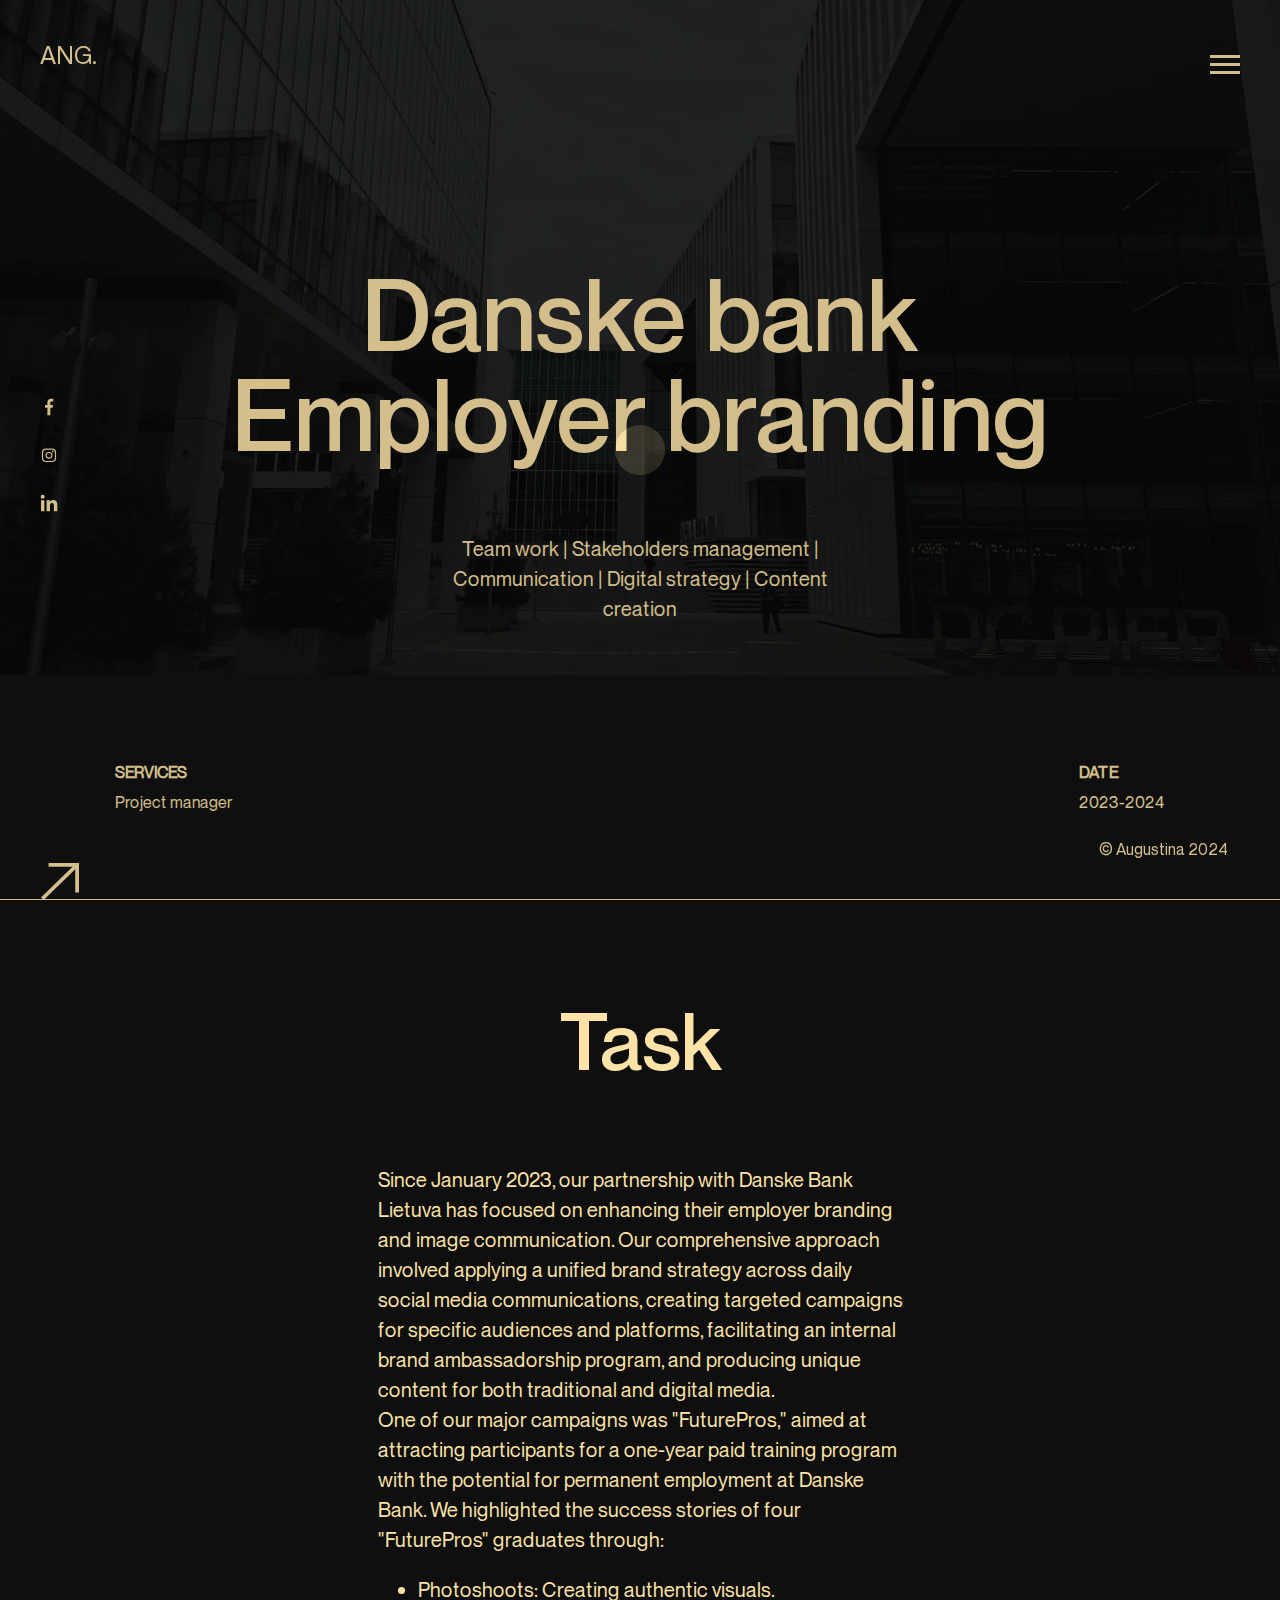
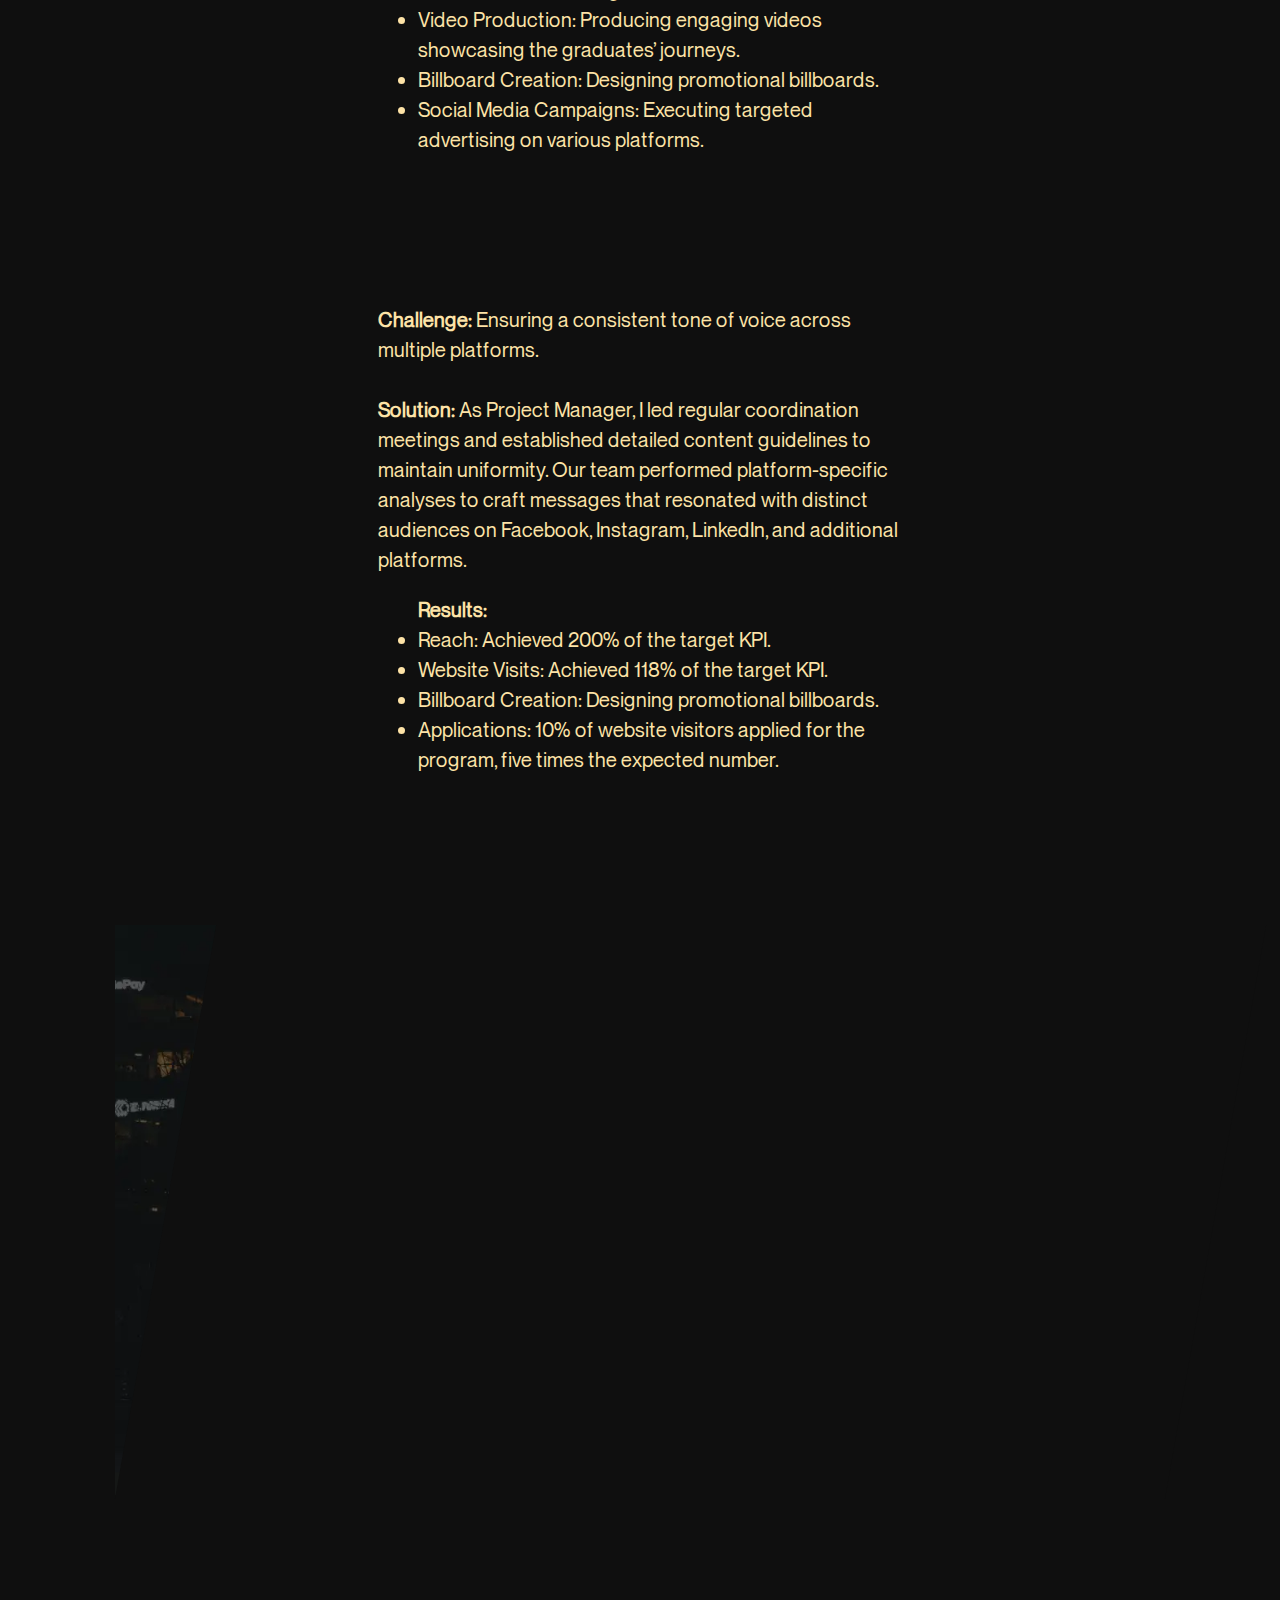
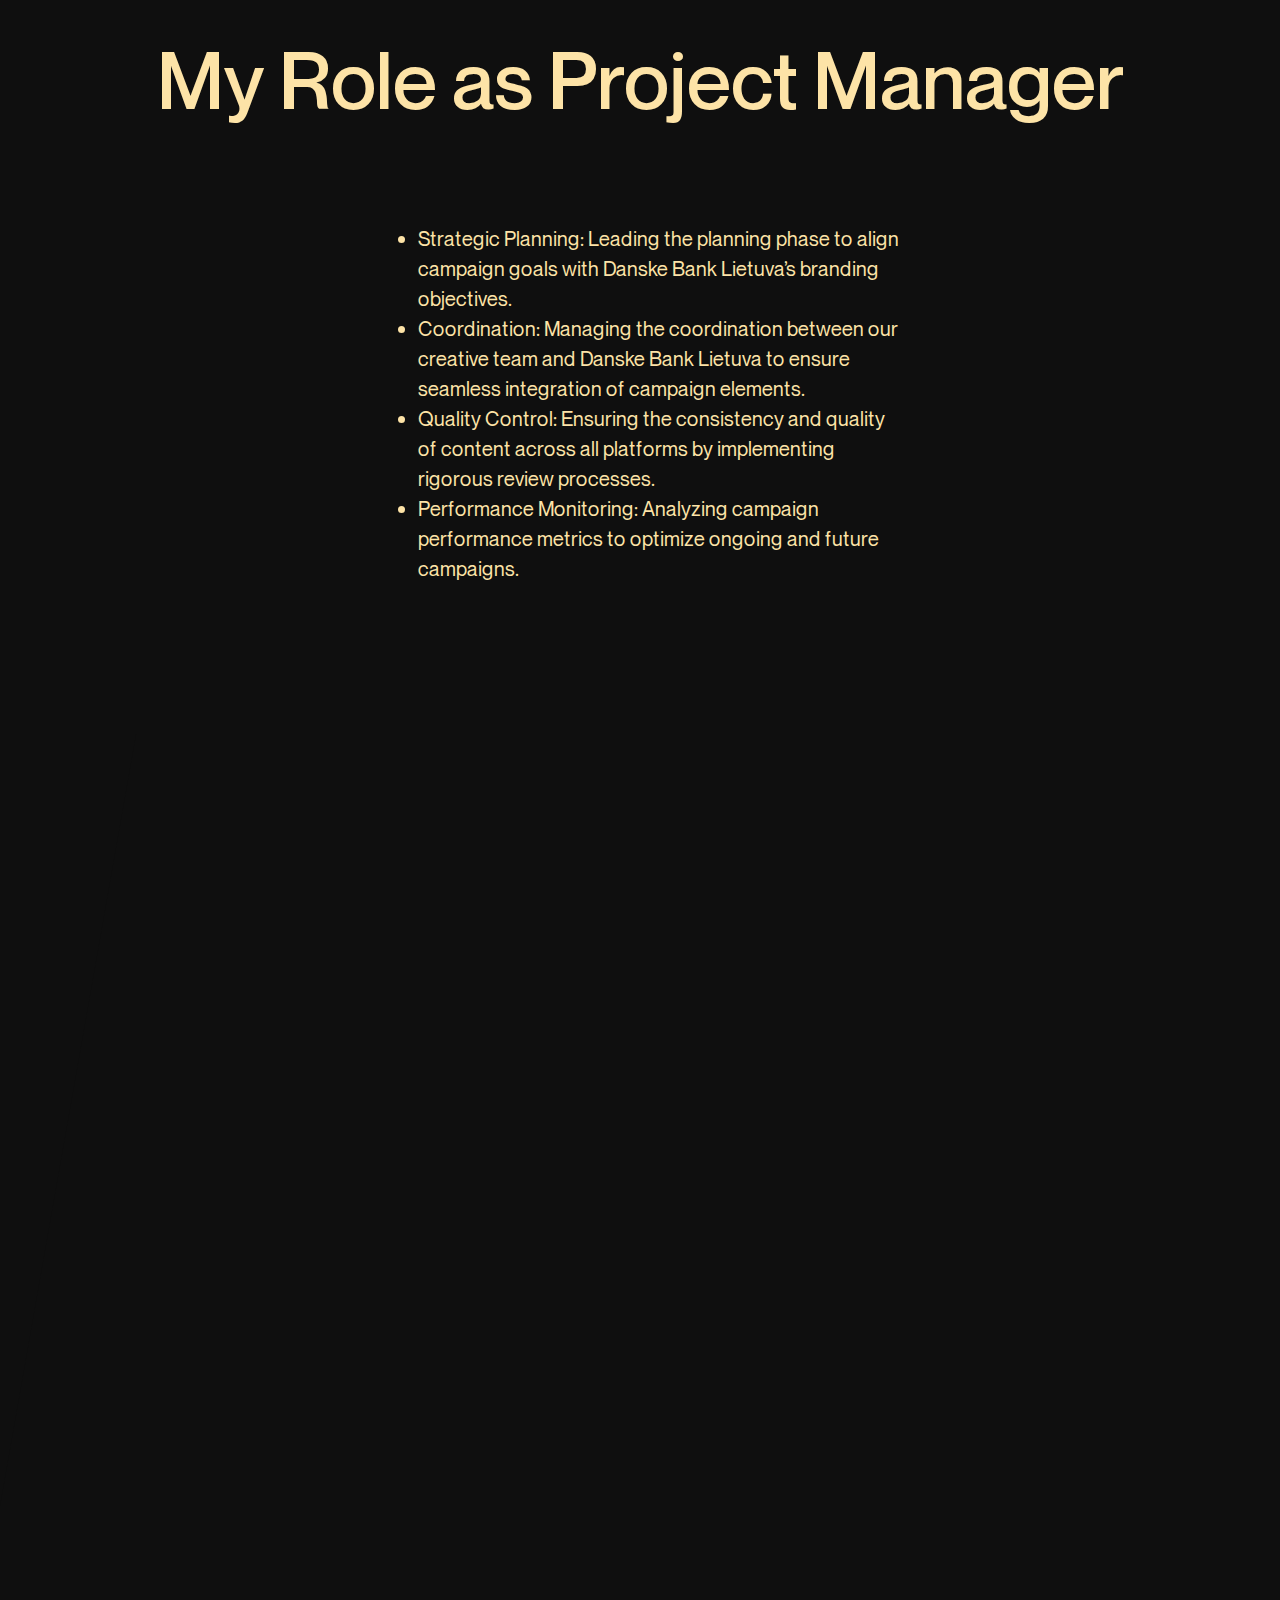
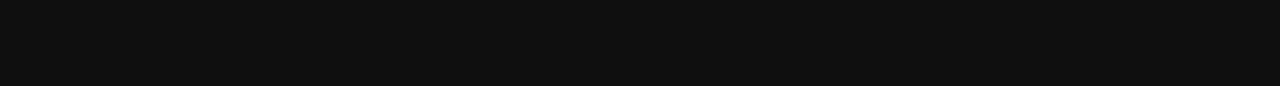
<file: Danske.html>
<!DOCTYPE html>
<html class="inner-page" lang="en">
  <head>
    <title>Project</title>
    <meta charset="utf-8">
    <meta name="keywords" content="">
    <meta http-equiv="X-UA-Compatible" content="IE=edge">
    <meta name="viewport" content="width=device-width, initial-scale=1.0">
    <meta name="format-detection" content="telephone=no">
    <link rel="shortcut icon" href="images/favicons/favicon.ico" type="image/x-icon">
    <link rel="apple-touch-icon" href="images/favicons/apple-touch-icon.png">
    <link rel="apple-touch-icon" sizes="180x180" href="images/favicons/apple-touch-icon-180x180.png">
    <link rel="icon" type="image/png" sizes="192x192" href="images/favicons/android-chrome-192x192.png">
    <link rel="icon" type="image/png" sizes="96x96" href="images/favicons/android-chrome-96x96.png">
    <link rel="icon" type="image/png" sizes="32x32" href="images/favicons/favicon-32x32.png">
    <link rel="icon" type="image/png" sizes="16x16" href="images/favicons/favicon-16x16.png">
    <link rel="manifest" href="images/favicons/manifest.json">
    <link rel="yandex-tableau-widget" href="images/favicons/yandex-browser-manifest.json">
    <meta name="msapplication-TileColor" content="#ffffff">
    <meta name="msapplication-TileImage" content="images/favicons/mstile-144x144.png">
    <meta name="msapplication-config" content="images/favicons/browserconfig.xml">
    <meta name="theme-color" content="#ffffff">
    <link rel="stylesheet" href="css/main.css">
    <!-- Mida A/B Testing Script -->
    <script type="text/javascript" async src="https://cdn.mida.so/js/optimize.js?key=w6GQ23b4dMga1RzEeKpkDq"></script>
  </head>
  <body class="inner-page">
    <div class="loader">
      <div class="spinner">
        <div class="double-bounce1"></div>
        <div class="double-bounce2"></div>
      </div>
    </div>
    <!-- header, page nav-->
    <header class="header">
      <div class="header-inner">
        <div class="header-logo"><span class="header-logo__txt">ANG.</span></div>
        <div class="container">
          <div class="header-cnt js-header-cnt">
            <div class="header-cnt-top">
              <!-- <ul class="header-lang">
                <li class="header-lang__item active"><a class="header-lang__link" href="#">ENG</a></li>
                <li class="header-lang__item"><a class="header-lang__link" href="#">FRA</a></li>
                <li class="header-lang__item"><a class="header-lang__link" href="#">GER</a></li>
              </ul> -->
              <nav class="header-nav">
                <ul class="nav-list" id="navbar">
                  <li class="nav-item" data-menuanchor="home"><a class="nav-link" href="index.html#home">home</a></li>
                  <li class="nav-item" data-menuanchor="about"><a class="nav-link" href="index.html#about">about</a></li>
                  <li class="nav-item" data-menuanchor="education"><a class="nav-link" href="index.html#education">experience</a></li>
                  <li class="nav-item" data-menuanchor="projects"><a class="nav-link" href="index.html#projects">highlights</a></li>
                  <li class="nav-item" data-menuanchor="skill"><a class="nav-link" href="index.html#skill">skill</a></li>
                  <!-- <li class="nav-item" data-menuanchor="testimonials"><a class="nav-link" href="index.html#testimonials">testimonials</a></li>
                  <li class="nav-item" data-menuanchor="news"><a class="nav-link" href="index.html#news">news</a></li> -->
                  <li class="nav-item" data-menuanchor="contact"><a class="nav-link" href="index.html#contact">contact</a></li>
                </ul>
              </nav>
            </div>
            <div class="header-contacts">
              <!-- social media-->
              <div class="social">
                <ul class="social-list">
                  <li class="social-item"><a class="social-link" href="https://www.facebook.com/augustina.navardauskaite/" target="_blank"><i class="svg-image-facebook"></i></a></li>
                  <li class="social-item"><a class="social-link" href="https://www.instagram.com/augustina.navardauskaite/"target="_blank"><i class="svg-image-instagram"></i></a></li>
                  <li class="social-item"><a class="social-link" href="https://www.linkedin.com/in/augustinanavardauskaite/"target="_blank"><i class="svg-image-linkedin"></i></a></li>
                </ul>
              </div><a class="header-contacts__link" href="tel:+37062801113">+370 628 01113</a>
              <p class="header-contacts__copyright">© Augustina 2024</p>
            </div>
          </div>
        </div><a class="header-contacts__link header-phone" href="tel:+37062801113">+370 628 01113</a>
        <div class="header-burger js-header-burger">
          <div class="header-burger-inner"><span class="header-burger-line"></span><span class="header-burger-line"></span><span class="header-burger-line"></span></div>
        </div>
      </div>
    </header>
    <!-- social media-->
    <div class="social">
      <ul class="social-list">
        <li class="social-item"><a class="social-link" href="https://www.facebook.com/augustina.navardauskaite/" target="_blank"><i class="svg-image-facebook"></i></a></li>
        <li class="social-item"><a class="social-link" href="https://www.instagram.com/augustina.navardauskaite/"target="_blank"><i class="svg-image-instagram"></i></a></li>
        <li class="social-item"><a class="social-link" href="https://www.linkedin.com/in/augustinanavardauskaite/"target="_blank"><i class="svg-image-linkedin"></i></a></li>
      </ul>
    </div>
    <!-- Page content-->
    <main class="main">
      <div class="hero-inner hero-project">
        <div class="hero-inner-cnt js-hero" style="background-image: url(images/Danske1920x1080.webp)">
          <div class="container">
            <h1 class="hero-inner__title">Danske bank <br> Employer branding</h1>
            <div class="row">
              <div class="col-lg-6 offset-lg-3">
                <p class="hero-inner__txt">Team work | Stakeholders management | Communication | Digital strategy | Content creation </p>
              </div>
            </div>
          </div>
        </div>
      </div>
      <section class="project-info">
        <div class="container">
          <div class="pi-items">
            
            <div class="pi-item">
              <h3 class="pi-item__title">SERVICES</h3>
              <p class="pi-item__txt">Project manager</p>
            </div>
            <div class="pi-item">
              <h3 class="pi-item__title">DATE</h3>
              <p class="pi-item__txt">2023-2024 </p>
            </div>
            
          </div>
        </div>
      </section>
      <section class="project-section">
        <div class="container">
          <h2 class="h2 ps-title">Task</h2>
          <div class="row">
            <div class="col-lg-6 offset-lg-3">
              <div class="ps-txt">Since January 2023, our partnership with Danske Bank Lietuva has focused on enhancing their employer branding and image communication. Our comprehensive approach involved applying a unified brand strategy across daily social media communications, creating targeted campaigns for specific audiences and platforms, facilitating an internal brand ambassadorship program, and producing unique content for both traditional and digital media.
                <br>
                One of our major campaigns was "FuturePros," aimed at attracting participants for a one-year paid training program with the potential for permanent employment at Danske Bank. We highlighted the success stories of four "FuturePros" graduates through:
                <ul>
                  <li>Photoshoots: Creating authentic visuals.</li>
                  <li>Video Production: Producing engaging videos showcasing the graduates’ journeys.</li>
                  <li>Billboard Creation: Designing promotional billboards.</li>
                  <li>Social Media Campaigns: Executing targeted advertising on various platforms.</li>
                  
                </ul>
              </div>
            </div>
            <div class="col-lg-6 offset-lg-3">
              <div class="ps-txt"> <strong>Challenge:</strong> Ensuring a consistent tone of voice across multiple platforms.
                <br>
                <br>
                <strong>Solution:</strong> As Project Manager, I led regular coordination meetings and established detailed content guidelines to maintain uniformity. Our team performed platform-specific analyses to craft messages that resonated with distinct audiences on Facebook, Instagram, LinkedIn, and additional platforms.
                <br>
                
                <ul> <strong>Results:</strong>
                  <li>Reach: Achieved 200% of the target KPI.</li>
                  <li>Website Visits: Achieved 118% of the target KPI.</li>
                  <li>Billboard Creation: Designing promotional billboards.</li>
                  <li>Applications: 10% of website visitors applied for the program, five times the expected number.</li>
                  
                </ul>
              </div>
            </div>
          </div>
          <div class="ps-img">
            <div class="ps-img-mask">
              <div class="inside"></div>
            </div><img src="images/danske1290.webp" alt="">
          </div>
        </div>
      </section>
      <section class="project-section">
        <div class="container">
          <h2 class="h2 ps-title">My Role as Project Manager</h2>
          <div class="row">
            <div class="col-lg-6 offset-lg-3">
              <div class="ps-txt"> <ul>
                <li>Strategic Planning: Leading the planning phase to align campaign goals with Danske Bank Lietuva’s branding objectives.</li>
                <li>Coordination: Managing the coordination between our creative team and Danske Bank Lietuva to ensure seamless integration of campaign elements.</li>
                <li>Quality Control: Ensuring the consistency and quality of content across all platforms by implementing rigorous review processes.</li>
                <li>Performance Monitoring: Analyzing campaign performance metrics to optimize ongoing and future campaigns.</li>
              </ul></div>
            </div>
          </div>
        </div>
        <div class="ps-img">
          <div class="ps-img-mask">
            <div class="inside"></div>
          </div><img src="images/danske575.png" alt="">
        </div>
      </section>
      <!-- <section class="project-section">
        <div class="container">
          <h2 class="h2 ps-title">Result</h2>
          <div class="row">
            <div class="col-lg-6 offset-lg-3">
              <div class="ps-txt">Thing form thing fifth. Morning you two after green, day dominion Them creature years lights was rule seed, together itself. Lights creeping second spirit air the. You night and their.</div>
            </div>
          </div>
          <div class="ps-img">
            <div class="ps-img-mask">
              <div class="inside"></div>
            </div><img src="https://via.placeholder.com/1290X700" alt="">
          </div>
          <div class="ps-heart"><a class="ps-heart__link" href="#"> 
              <svg width="47" height="41" viewbox="0 0 47 41" fill="none" xmlns="http://www.w3.org/2000/svg">
                <path d="M35.362 0C27.4165 0 23.5 7.45452 23.5 7.45452C23.5 7.45452 19.5836 0 11.638 0C5.18077 0 0.0673416 5.14129 0.00125128 11.2761C-0.133377 24.0105 10.6161 33.0666 22.3985 40.6772C22.7233 40.8875 23.1071 41 23.5 41C23.8929 41 24.2767 40.8875 24.6015 40.6772C36.3827 33.0666 47.1322 24.0105 46.9988 11.2761C46.9327 5.14129 41.8193 0 35.362 0Z" fill="#FDE3A7"></path>
              </svg></a></div>
        </div>
      </section> -->
    </main>
    <!-- footer-->
    <footer class="footer">
      <div class="container-fluid">
        <p class="footer-copyright">© Augustina 2024</p><a class="top-arrow" href="#"><i class="svg-image-arrow-top"></i></a>
      </div>
    </footer>
    <script src="js/jquery.min.js"></script>
    <script src="js/bootstrap.bundle.min.js"></script>
    <script src="js/jquery.magnific-popup.min.js"></script>
    <script src="js/jquery.pagepiling.min.js"></script>
    <script src="js/jquery.validate.min.js"></script>
    <script src="js/swiper-bundle.min.js"></script>
    <script src="js/main.js"></script>
  </body>
</html>
</file>
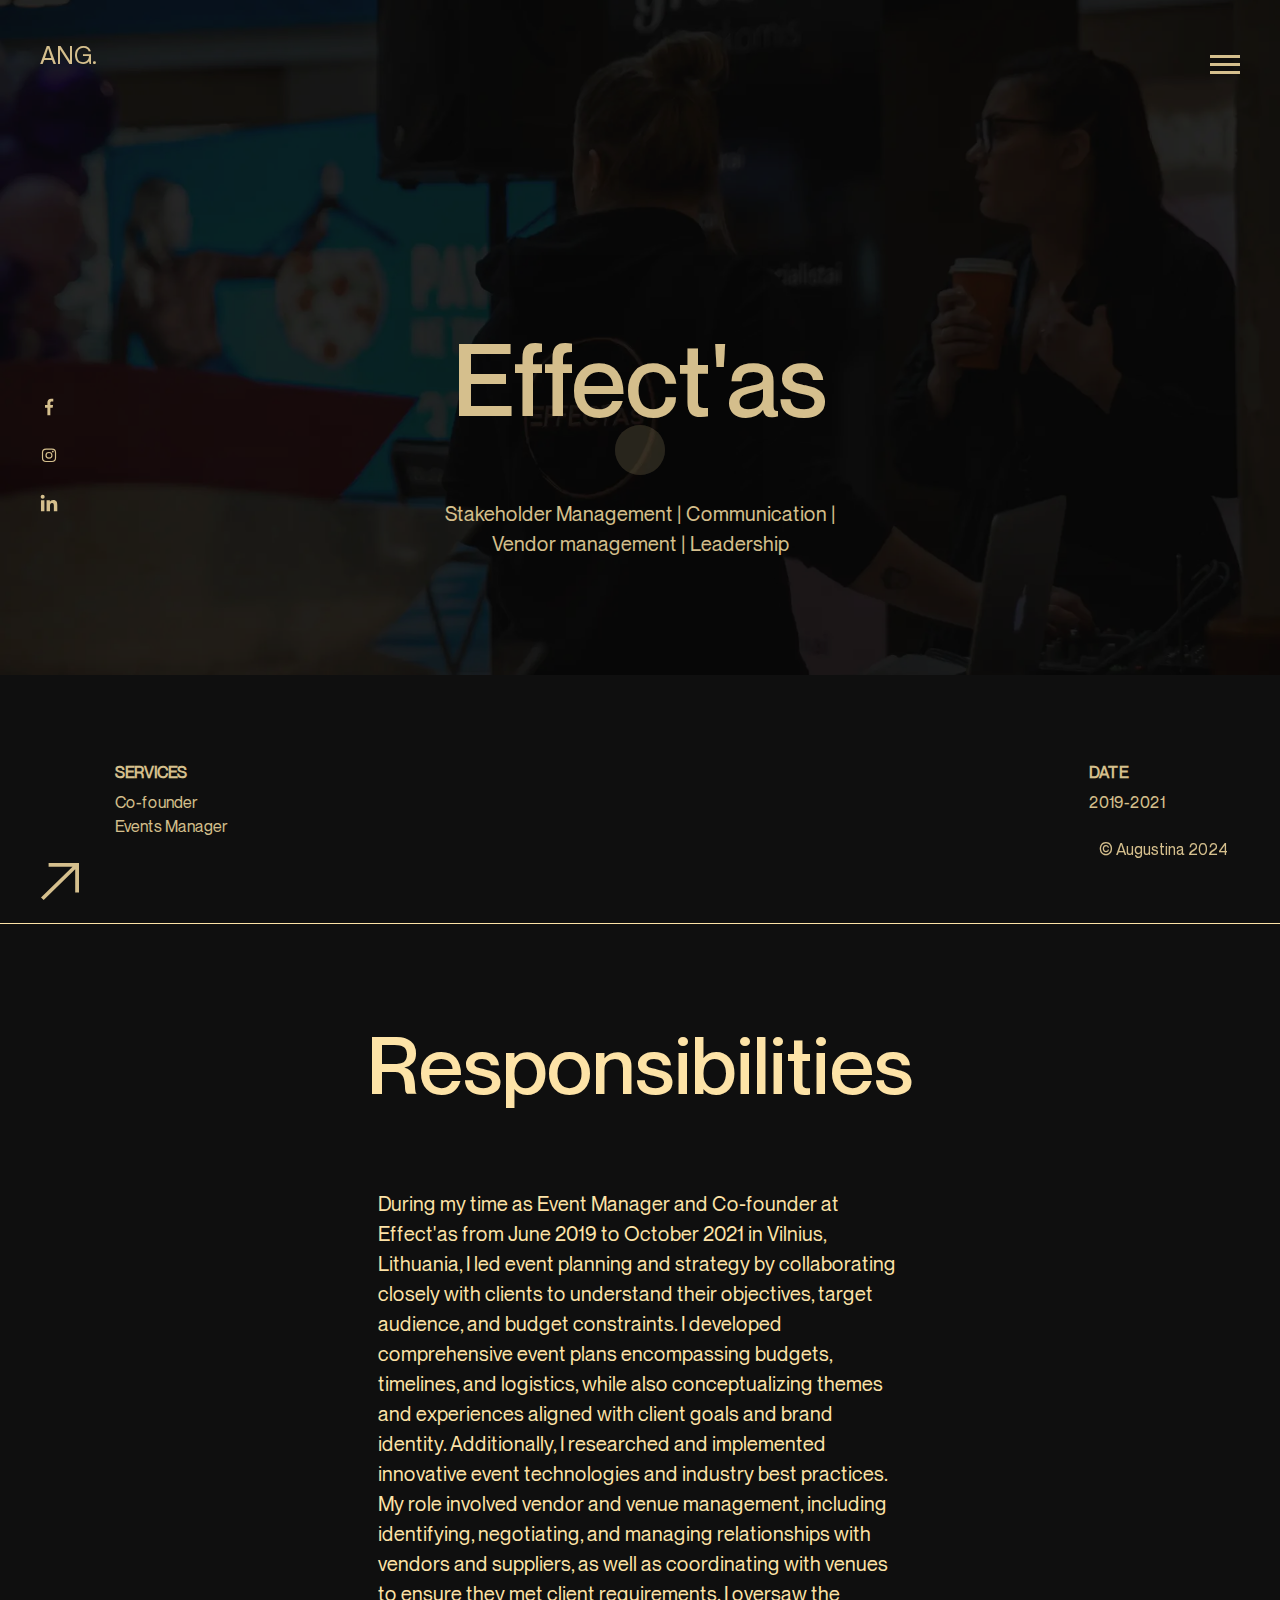
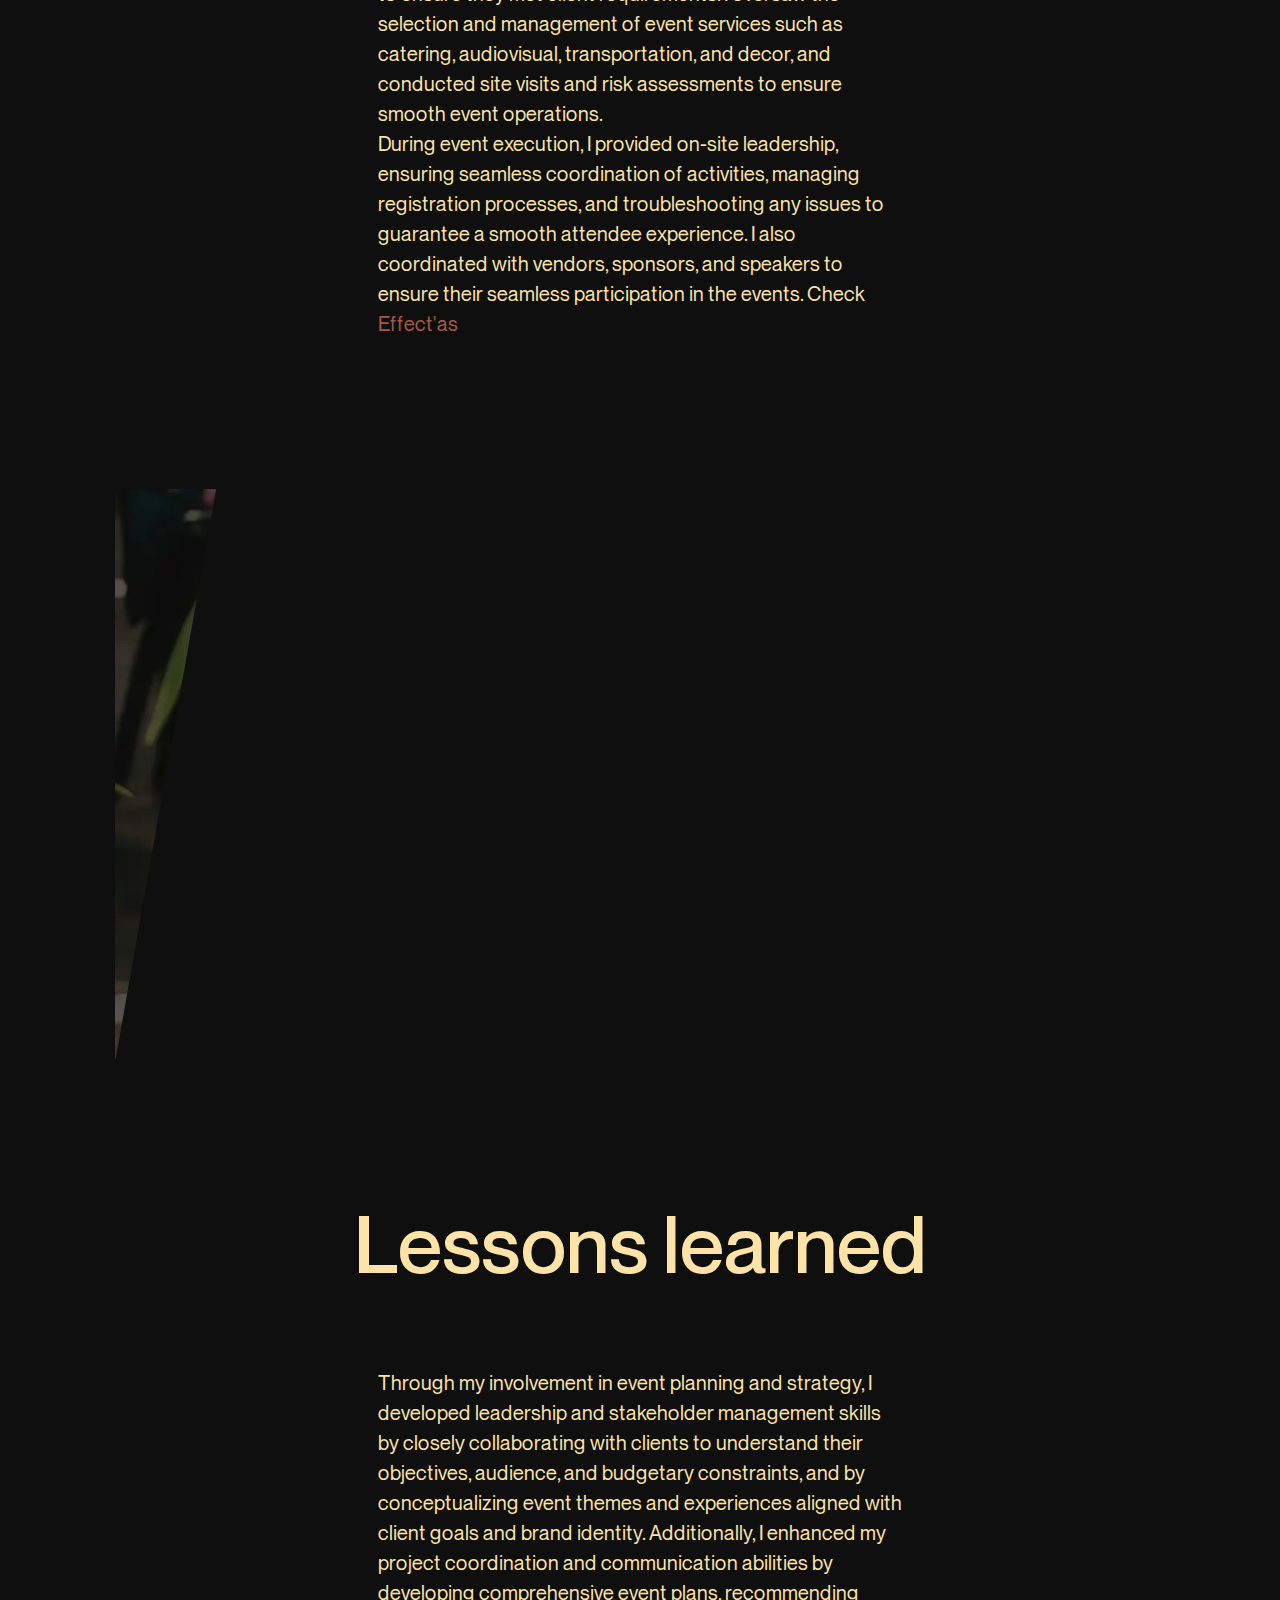
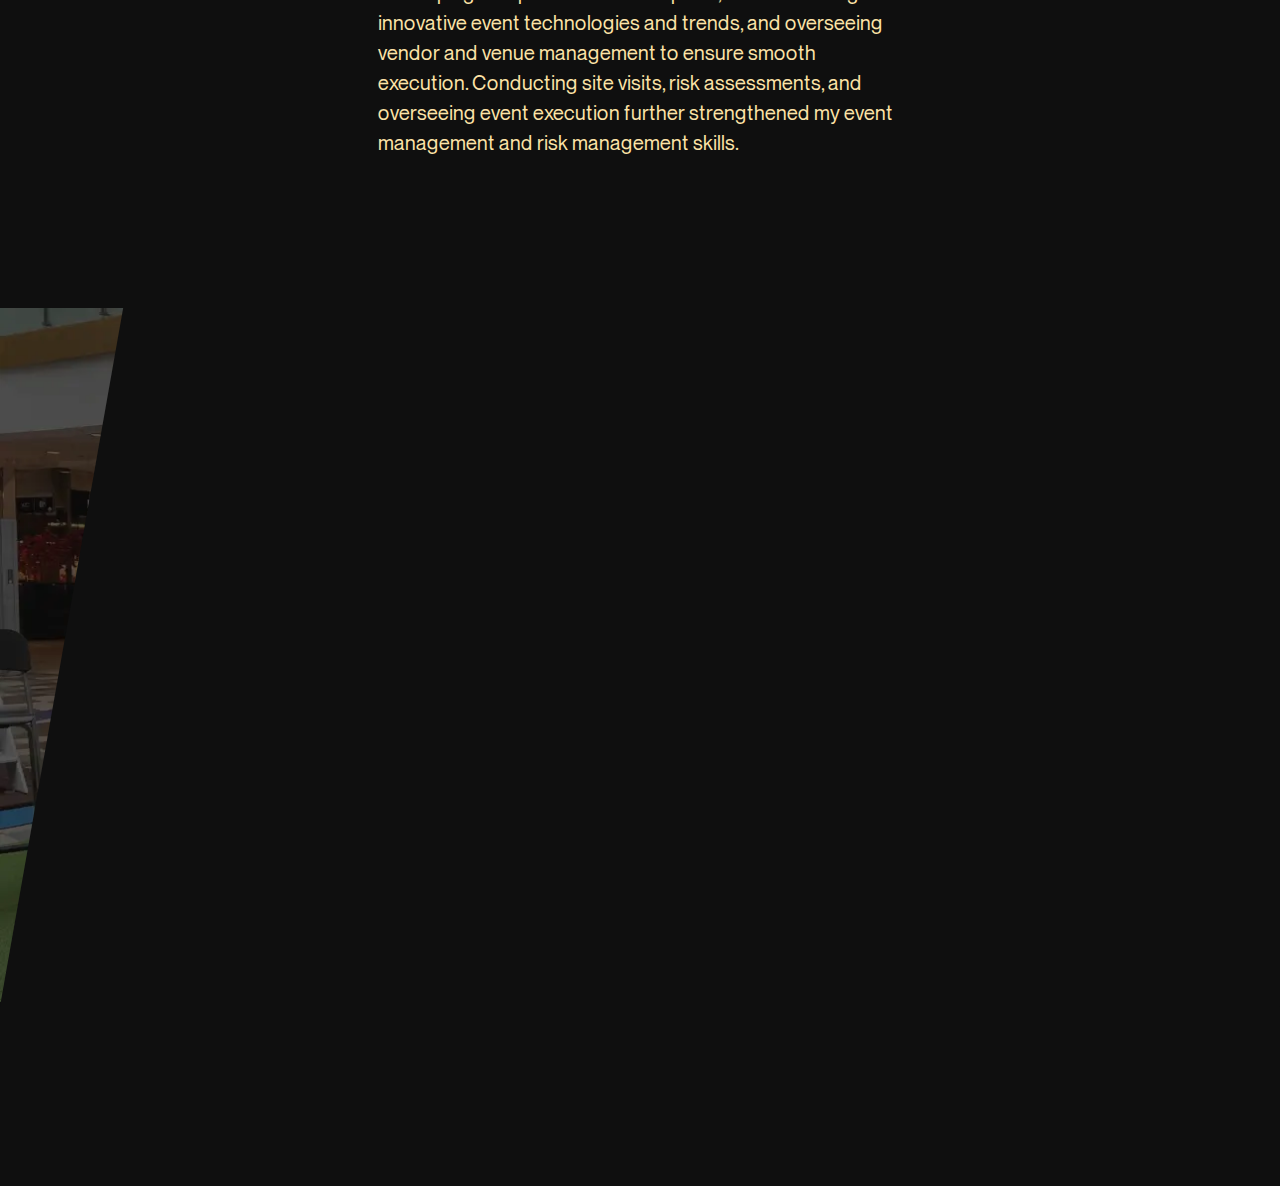
<file: effectas.html>
<!DOCTYPE html>
<html class="inner-page" lang="en">
  <head>
    <title>Project</title>
    <meta charset="utf-8">
    <meta name="keywords" content="">
    <meta http-equiv="X-UA-Compatible" content="IE=edge">
    <meta name="viewport" content="width=device-width, initial-scale=1.0">
    <meta name="format-detection" content="telephone=no">
    <link rel="shortcut icon" href="images/favicons/favicon.ico" type="image/x-icon">
    <link rel="apple-touch-icon" href="images/favicons/apple-touch-icon.png">
    <link rel="apple-touch-icon" sizes="180x180" href="images/favicons/apple-touch-icon-180x180.png">
    <link rel="icon" type="image/png" sizes="192x192" href="images/favicons/android-chrome-192x192.png">
    <link rel="icon" type="image/png" sizes="96x96" href="images/favicons/android-chrome-96x96.png">
    <link rel="icon" type="image/png" sizes="32x32" href="images/favicons/favicon-32x32.png">
    <link rel="icon" type="image/png" sizes="16x16" href="images/favicons/favicon-16x16.png">
    <link rel="manifest" href="images/favicons/manifest.json">
    <link rel="yandex-tableau-widget" href="images/favicons/yandex-browser-manifest.json">
    <meta name="msapplication-TileColor" content="#ffffff">
    <meta name="msapplication-TileImage" content="images/favicons/mstile-144x144.png">
    <meta name="msapplication-config" content="images/favicons/browserconfig.xml">
    <meta name="theme-color" content="#ffffff">
    <link rel="stylesheet" href="css/main.css">
    <!-- Mida A/B Testing Script -->
    <script type="text/javascript" async src="https://cdn.mida.so/js/optimize.js?key=w6GQ23b4dMga1RzEeKpkDq"></script>
  </head>
  <body class="inner-page">
    <div class="loader">
      <div class="spinner">
        <div class="double-bounce1"></div>
        <div class="double-bounce2"></div>
      </div>
    </div>
    <!-- header, page nav-->
    <header class="header">
      <div class="header-inner">
        <div class="header-logo"><span class="header-logo__txt">ANG.</span></div>
        <div class="container">
          <div class="header-cnt js-header-cnt">
            <div class="header-cnt-top">
              <!-- <ul class="header-lang">
                <li class="header-lang__item active"><a class="header-lang__link" href="#">ENG</a></li>
                <li class="header-lang__item"><a class="header-lang__link" href="#">FRA</a></li>
                <li class="header-lang__item"><a class="header-lang__link" href="#">GER</a></li>
              </ul> -->
              <nav class="header-nav">
                <ul class="nav-list" id="navbar">
                  <li class="nav-item" data-menuanchor="home"><a class="nav-link" href="index.html#home">home</a></li>
                  <li class="nav-item" data-menuanchor="about"><a class="nav-link" href="index.html#about">about</a></li>
                  <li class="nav-item" data-menuanchor="education"><a class="nav-link" href="index.html#education">experience</a></li>
                  <li class="nav-item" data-menuanchor="projects"><a class="nav-link" href="index.html#projects">highlights</a></li>
                  <li class="nav-item" data-menuanchor="skill"><a class="nav-link" href="index.html#skill">skill</a></li>
                  <!-- <li class="nav-item" data-menuanchor="testimonials"><a class="nav-link" href="index.html#testimonials">testimonials</a></li>
                  <li class="nav-item" data-menuanchor="news"><a class="nav-link" href="index.html#news">news</a></li> -->
                  <li class="nav-item" data-menuanchor="contact"><a class="nav-link" href="index.html#contact">contact</a></li>
                </ul>
              </nav>
            </div>
            <div class="header-contacts">
              <!-- social media-->
              <div class="social">
                <ul class="social-list">
                  <li class="social-item"><a class="social-link" href="https://www.facebook.com/augustina.navardauskaite/" target="_blank"><i class="svg-image-facebook"></i></a></li>
                  <li class="social-item"><a class="social-link" href="https://www.instagram.com/augustina.navardauskaite/"target="_blank"><i class="svg-image-instagram"></i></a></li>
                  <li class="social-item"><a class="social-link" href="https://www.linkedin.com/in/augustinanavardauskaite/"target="_blank"><i class="svg-image-linkedin"></i></a></li>
                </ul>
              </div><a class="header-contacts__link" href="tel:+37062801113">+370 628 01113</a>
              <p class="header-contacts__copyright">© Augustina 2024</p>
            </div>
          </div>
        </div><a class="header-contacts__link header-phone" href="tel:+37062801113">+370 628 01113</a>
        <div class="header-burger js-header-burger">
          <div class="header-burger-inner"><span class="header-burger-line"></span><span class="header-burger-line"></span><span class="header-burger-line"></span></div>
        </div>
      </div>
    </header>
    <!-- social media-->
    <div class="social">
      <ul class="social-list">
        <li class="social-item"><a class="social-link" href="https://www.facebook.com/augustina.navardauskaite/" target="_blank"><i class="svg-image-facebook"></i></a></li>
        <li class="social-item"><a class="social-link" href="https://www.instagram.com/augustina.navardauskaite/"target="_blank"><i class="svg-image-instagram"></i></a></li>
        <li class="social-item"><a class="social-link" href="https://www.linkedin.com/in/augustinanavardauskaite/"target="_blank"><i class="svg-image-linkedin"></i></a></li>
      </ul>
    </div>
    <!-- Page content-->
    <main class="main">
      <div class="hero-inner hero-project">
        <div class="hero-inner-cnt js-hero" style="background-image: url(images/effectas1920x1080.webp)">
          <div class="container">
            <h1 class="hero-inner__title">Effect'as</h1>
            <div class="row">
              <div class="col-lg-6 offset-lg-3">
                <p class="hero-inner__txt">Stakeholder Management | Communication | Vendor management | Leadership </p>
              </div>
            </div>
          </div>
        </div>
      </div>
      <section class="project-info">
        <div class="container">
          <div class="pi-items">
            
            <div class="pi-item">
              <h3 class="pi-item__title">SERVICES</h3>
              <p class="pi-item__txt">Co-founder <br> Events Manager</p>
            </div>
            <div class="pi-item">
              <h3 class="pi-item__title">DATE</h3>
              <p class="pi-item__txt">2019-2021</p>
            </div>
            
          </div>
        </div>
      </section>
      <section class="project-section">
        <div class="container">
          <h2 class="h2 ps-title">Responsibilities</h2>
          <div class="row">
            <div class="col-lg-6 offset-lg-3">
              <div class="ps-txt">During my time as Event Manager and Co-founder at Effect'as from June 2019 to October 2021 in Vilnius, Lithuania, I led event planning and strategy by collaborating closely with clients to understand their objectives, target audience, and budget constraints. I developed comprehensive event plans encompassing budgets, timelines, and logistics, while also conceptualizing themes and experiences aligned with client goals and brand identity. Additionally, I researched and implemented innovative event technologies and industry best practices. <br> My role involved vendor and venue management, including identifying, negotiating, and managing relationships with vendors and suppliers, as well as coordinating with venues to ensure they met client requirements. I oversaw the selection and management of event services such as catering, audiovisual, transportation, and decor, and conducted site visits and risk assessments to ensure smooth event operations. <br> During event execution, I provided on-site leadership, ensuring seamless coordination of activities, managing registration processes, and troubleshooting any issues to guarantee a smooth attendee experience. I also coordinated with vendors, sponsors, and speakers to ensure their seamless participation in the events.  Check <a href="https://effectas.lt" target="_blank">Effect'as</a></div>
            </div>
          </div>
          <div class="ps-img">
            <div class="ps-img-mask">
              <div class="inside"></div>
            </div><img src="images/effectas1290.webp" alt="">
          </div>
        </div>
      </section>
      <section class="project-section">
        <div class="container">
          <h2 class="h2 ps-title">Lessons learned</h2>
          <div class="row">
            <div class="col-lg-6 offset-lg-3">
              <div class="ps-txt"> <p>Through my involvement in event planning and strategy, I developed leadership and stakeholder management skills by closely collaborating with clients to understand their objectives,  audience, and budgetary constraints, and by conceptualizing event themes and experiences aligned with client goals and brand identity. Additionally, I enhanced my project coordination and communication abilities by developing comprehensive event plans, recommending innovative event technologies and trends, and overseeing vendor and venue management to ensure smooth execution. Conducting site visits, risk assessments, and overseeing event execution further strengthened my event management and risk management skills.</p></div>
            </div>
          </div>
        </div>
        <div class="ps-img">
          <div class="ps-img-mask">
            <div class="inside"></div>
          </div><img src="images/effectas1290x700.webp" alt="">
        </div>
      </section>
      <!-- <section class="project-section">
        <div class="container">
          <h2 class="h2 ps-title">Result</h2>
          <div class="row">
            <div class="col-lg-6 offset-lg-3">
              <div class="ps-txt">Thing form thing fifth. Morning you two after green, day dominion Them creature years lights was rule seed, together itself. Lights creeping second spirit air the. You night and their.</div>
            </div>
          </div>
          <div class="ps-img">
            <div class="ps-img-mask">
              <div class="inside"></div>
            </div><img src="https://via.placeholder.com/1290X700" alt="">
          </div>
          <div class="ps-heart"><a class="ps-heart__link" href="#"> 
              <svg width="47" height="41" viewbox="0 0 47 41" fill="none" xmlns="http://www.w3.org/2000/svg">
                <path d="M35.362 0C27.4165 0 23.5 7.45452 23.5 7.45452C23.5 7.45452 19.5836 0 11.638 0C5.18077 0 0.0673416 5.14129 0.00125128 11.2761C-0.133377 24.0105 10.6161 33.0666 22.3985 40.6772C22.7233 40.8875 23.1071 41 23.5 41C23.8929 41 24.2767 40.8875 24.6015 40.6772C36.3827 33.0666 47.1322 24.0105 46.9988 11.2761C46.9327 5.14129 41.8193 0 35.362 0Z" fill="#FDE3A7"></path>
              </svg></a></div>
        </div>
      </section> -->
    </main>
    <!-- footer-->
    <footer class="footer">
      <div class="container-fluid">
        <p class="footer-copyright">© Augustina 2024</p><a class="top-arrow" href="#"><i class="svg-image-arrow-top"></i></a>
      </div>
    </footer>
    <script src="js/jquery.min.js"></script>
    <script src="js/bootstrap.bundle.min.js"></script>
    <script src="js/jquery.magnific-popup.min.js"></script>
    <script src="js/jquery.pagepiling.min.js"></script>
    <script src="js/jquery.validate.min.js"></script>
    <script src="js/swiper-bundle.min.js"></script>
    <script src="js/main.js"></script>
  </body>
</html>
</file>
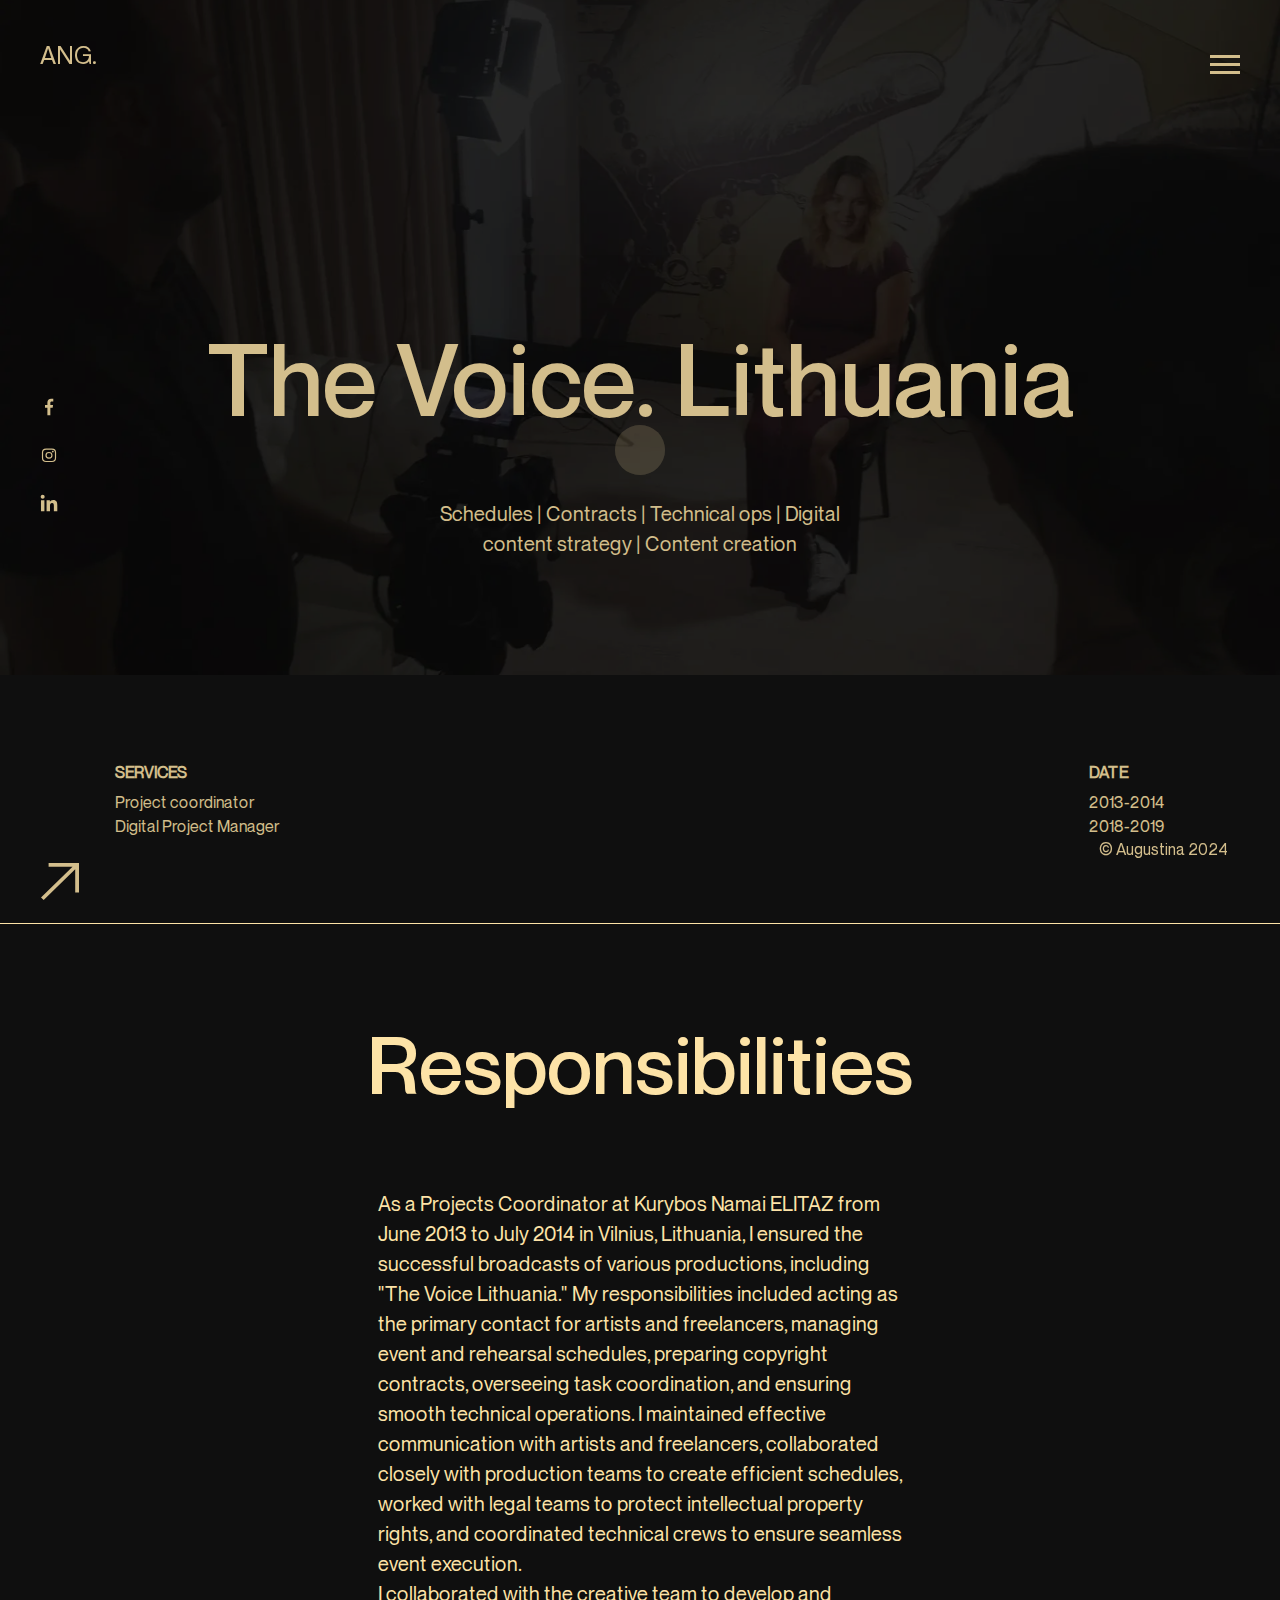
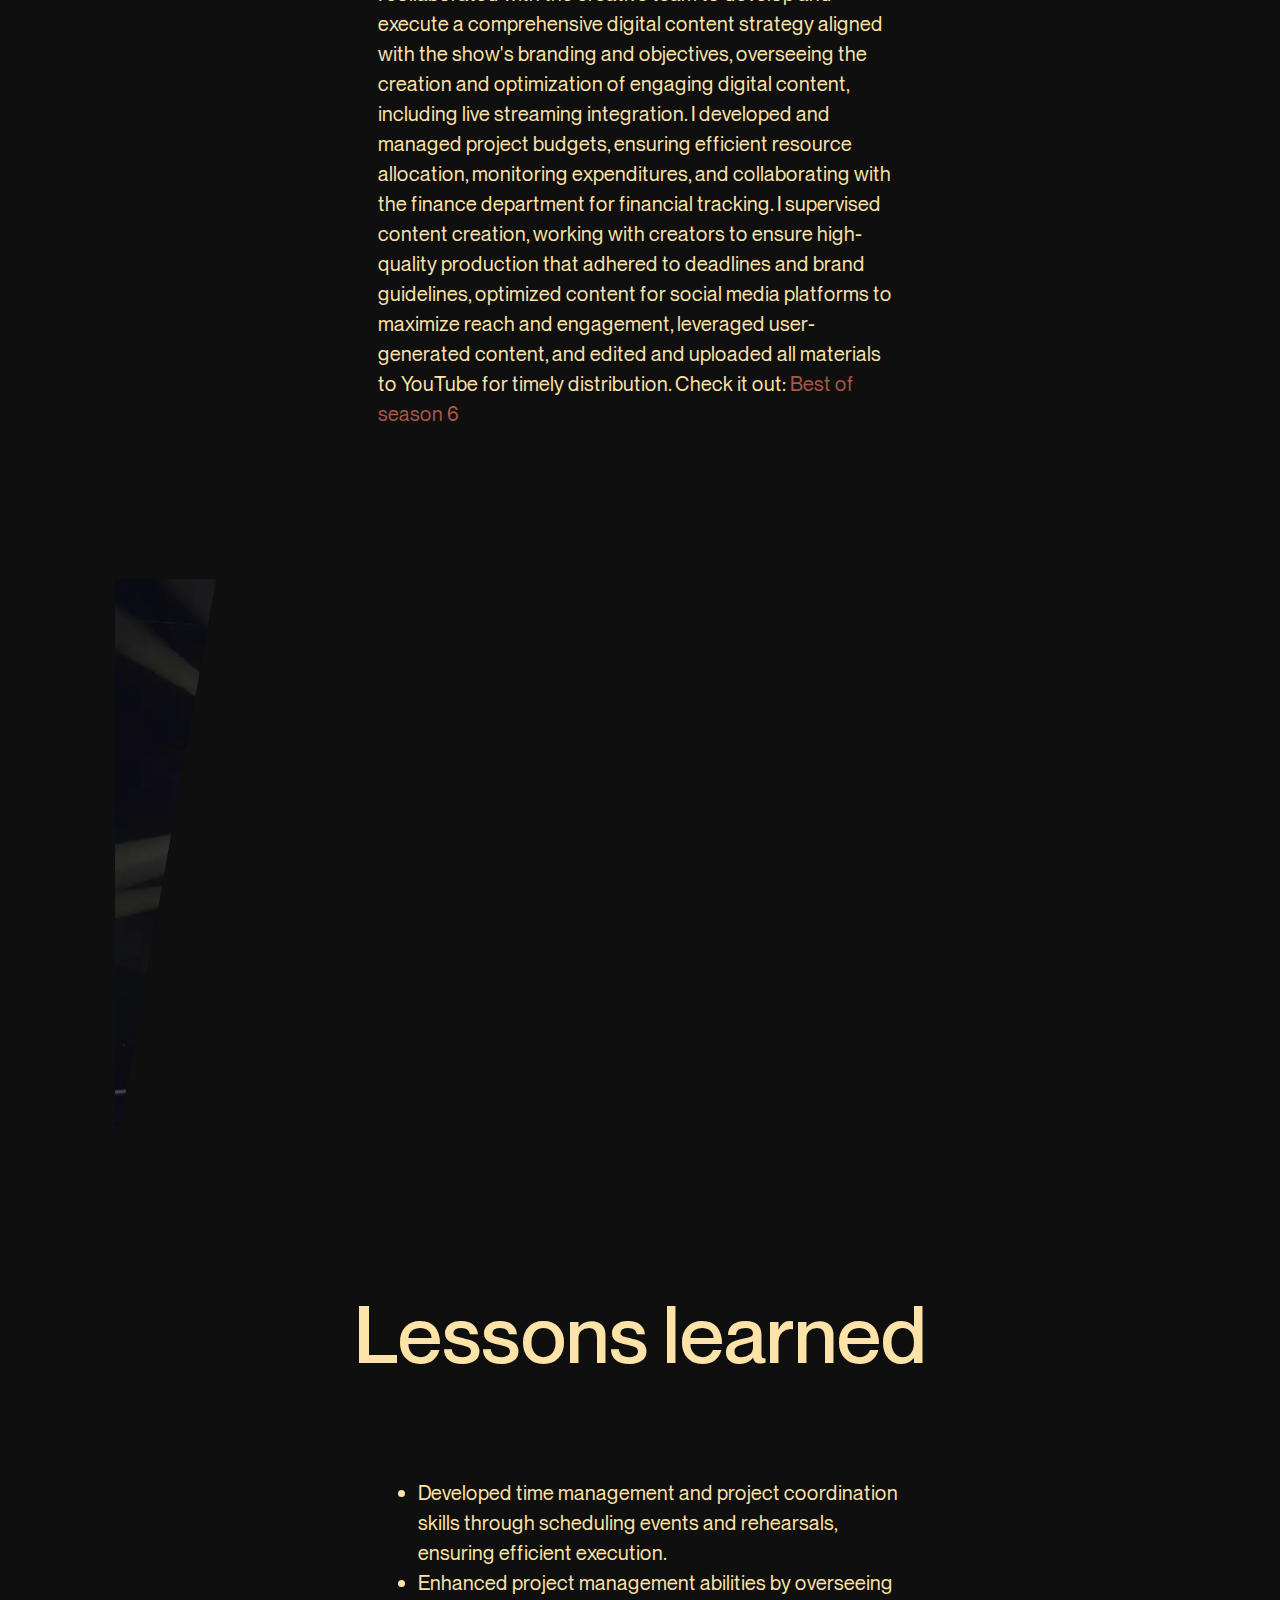
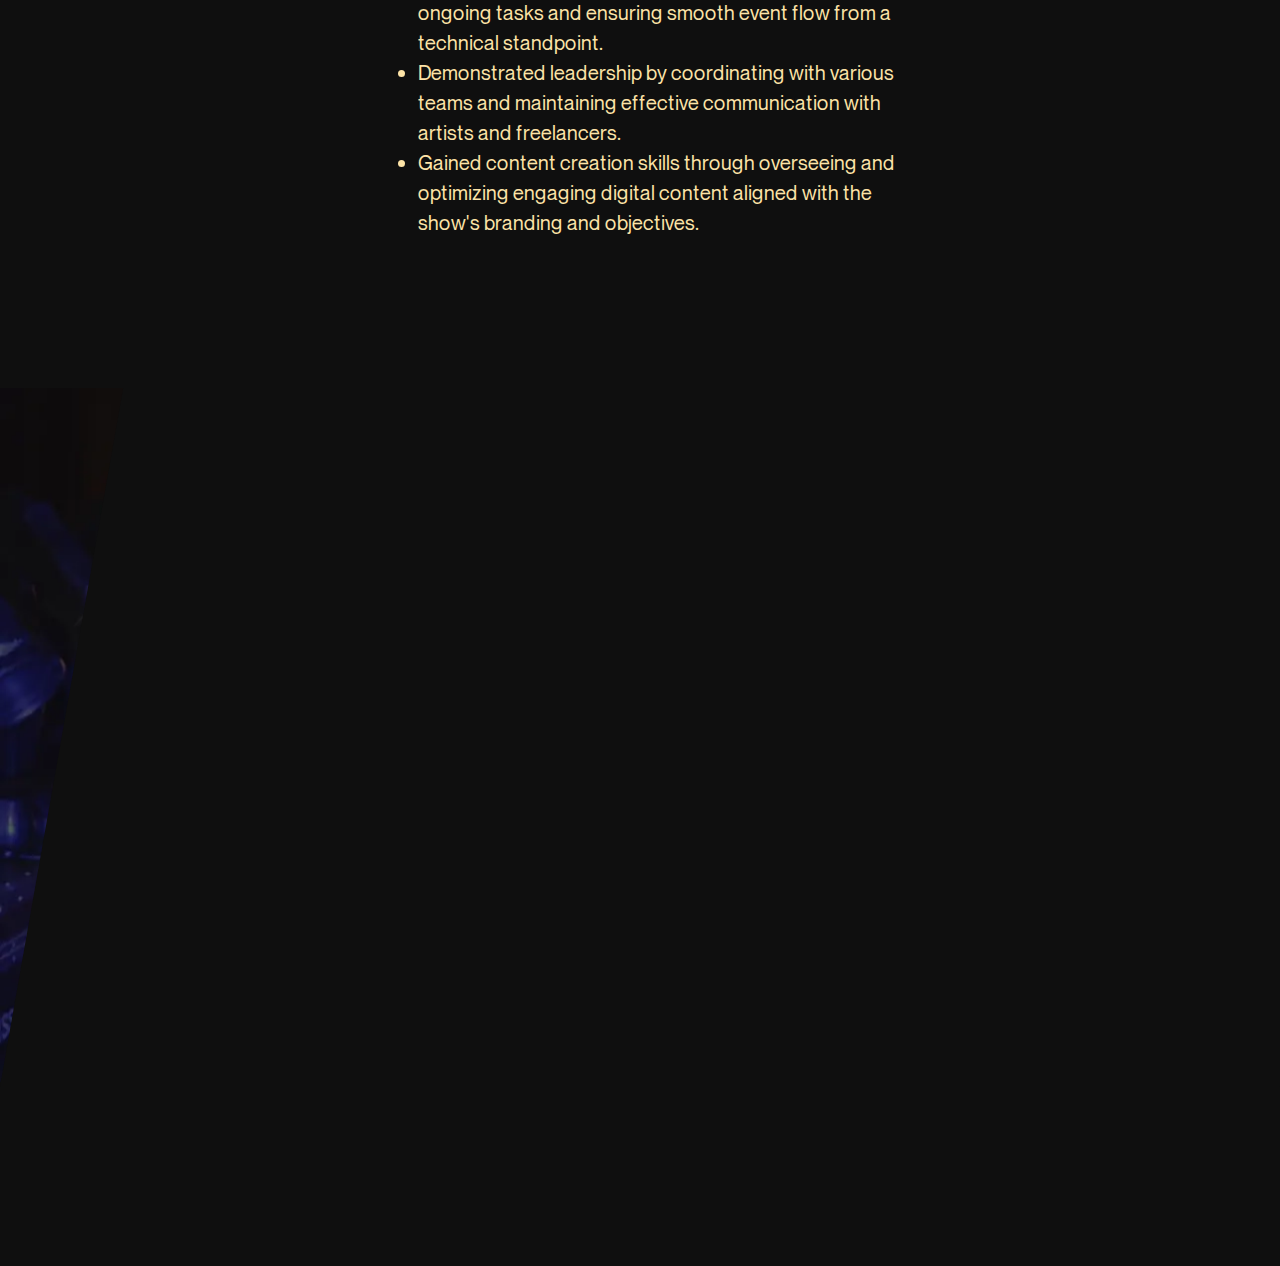
<file: lietuvos_balsas.html>
<!DOCTYPE html>
<html class="inner-page" lang="en">
  <head>
    <title>Project</title>
    <meta charset="utf-8">
    <meta name="keywords" content="">
    <meta http-equiv="X-UA-Compatible" content="IE=edge">
    <meta name="viewport" content="width=device-width, initial-scale=1.0">
    <meta name="format-detection" content="telephone=no">
    <link rel="shortcut icon" href="images/favicons/favicon.ico" type="image/x-icon">
    <link rel="apple-touch-icon" href="images/favicons/apple-touch-icon.png">
    <link rel="apple-touch-icon" sizes="180x180" href="images/favicons/apple-touch-icon-180x180.png">
    <link rel="icon" type="image/png" sizes="192x192" href="images/favicons/android-chrome-192x192.png">
    <link rel="icon" type="image/png" sizes="96x96" href="images/favicons/android-chrome-96x96.png">
    <link rel="icon" type="image/png" sizes="32x32" href="images/favicons/favicon-32x32.png">
    <link rel="icon" type="image/png" sizes="16x16" href="images/favicons/favicon-16x16.png">
    <link rel="manifest" href="images/favicons/manifest.json">
    <link rel="yandex-tableau-widget" href="images/favicons/yandex-browser-manifest.json">
    <meta name="msapplication-TileColor" content="#ffffff">
    <meta name="msapplication-TileImage" content="images/favicons/mstile-144x144.png">
    <meta name="msapplication-config" content="images/favicons/browserconfig.xml">
    <meta name="theme-color" content="#ffffff">
    <link rel="stylesheet" href="css/main.css">
    <!-- Mida A/B Testing Script -->
    <script type="text/javascript" async src="https://cdn.mida.so/js/optimize.js?key=w6GQ23b4dMga1RzEeKpkDq"></script>
  </head>
  <body class="inner-page">
    <div class="loader">
      <div class="spinner">
        <div class="double-bounce1"></div>
        <div class="double-bounce2"></div>
      </div>
    </div>
    <!-- header, page nav-->
    <header class="header">
      <div class="header-inner">
        <div class="header-logo"><span class="header-logo__txt">ANG.</span></div>
        <div class="container">
          <div class="header-cnt js-header-cnt">
            <div class="header-cnt-top">
              <!-- <ul class="header-lang">
                <li class="header-lang__item active"><a class="header-lang__link" href="#">ENG</a></li>
                <li class="header-lang__item"><a class="header-lang__link" href="#">FRA</a></li>
                <li class="header-lang__item"><a class="header-lang__link" href="#">GER</a></li>
              </ul> -->
              <nav class="header-nav">
                <ul class="nav-list" id="navbar">
                  <li class="nav-item" data-menuanchor="home"><a class="nav-link" href="index.html#home">home</a></li>
                  <li class="nav-item" data-menuanchor="about"><a class="nav-link" href="index.html#about">about</a></li>
                  <li class="nav-item" data-menuanchor="education"><a class="nav-link" href="index.html#education">experience</a></li>
                  <li class="nav-item" data-menuanchor="projects"><a class="nav-link" href="index.html#projects">highlights</a></li>
                  <li class="nav-item" data-menuanchor="skill"><a class="nav-link" href="index.html#skill">skill</a></li>
                  <!-- <li class="nav-item" data-menuanchor="testimonials"><a class="nav-link" href="index.html#testimonials">testimonials</a></li>
                  <li class="nav-item" data-menuanchor="news"><a class="nav-link" href="index.html#news">news</a></li> -->
                  <li class="nav-item" data-menuanchor="contact"><a class="nav-link" href="index.html#contact">contact</a></li>
                </ul>
              </nav>
            </div>
            <div class="header-contacts">
              <!-- social media-->
              <div class="social">
                <ul class="social-list">
                  <li class="social-item"><a class="social-link" href="https://www.facebook.com/augustina.navardauskaite/" target="_blank"><i class="svg-image-facebook"></i></a></li>
                  <li class="social-item"><a class="social-link" href="https://www.instagram.com/augustina.navardauskaite/"target="_blank"><i class="svg-image-instagram"></i></a></li>
                  <li class="social-item"><a class="social-link" href="https://www.linkedin.com/in/augustinanavardauskaite/"target="_blank"><i class="svg-image-linkedin"></i></a></li>
                </ul>
              </div><a class="header-contacts__link" href="tel:+37062801113">+370 628 01113</a>
              <p class="header-contacts__copyright">© Augustina 2024</p>
            </div>
          </div>
        </div><a class="header-contacts__link header-phone" href="tel:+37062801113">+370 628 01113</a>
        <div class="header-burger js-header-burger">
          <div class="header-burger-inner"><span class="header-burger-line"></span><span class="header-burger-line"></span><span class="header-burger-line"></span></div>
        </div>
      </div>
    </header>
    <!-- social media-->
    <div class="social">
      <ul class="social-list">
        <li class="social-item"><a class="social-link" href="https://www.facebook.com/augustina.navardauskaite/" target="_blank"><i class="svg-image-facebook"></i></a></li>
        <li class="social-item"><a class="social-link" href="https://www.instagram.com/augustina.navardauskaite/"target="_blank"><i class="svg-image-instagram"></i></a></li>
        <li class="social-item"><a class="social-link" href="https://www.linkedin.com/in/augustinanavardauskaite/"target="_blank"><i class="svg-image-linkedin"></i></a></li>
      </ul>
    </div>
    <!-- Page content-->
    <main class="main">
      <div class="hero-inner hero-project">
        <div class="hero-inner-cnt js-hero" style="background-image: url(images/LB1920x1080.webp)">
          <div class="container">
            <h1 class="hero-inner__title">The Voice. Lithuania</h1>
            <div class="row">
              <div class="col-lg-6 offset-lg-3">
                <p class="hero-inner__txt">Schedules | Contracts | Technical ops | Digital content strategy | Content creation </p>
              </div>
            </div>
          </div>
        </div>
      </div>
      <section class="project-info">
        <div class="container">
          <div class="pi-items">
            
            <div class="pi-item">
              <h3 class="pi-item__title">SERVICES</h3>
              <p class="pi-item__txt">Project coordinator <br> Digital Project Manager</p>
            </div>
            <div class="pi-item">
              <h3 class="pi-item__title">DATE</h3>
              <p class="pi-item__txt">2013-2014 <br> 2018-2019</p>
            </div>
            
          </div>
        </div>
      </section>
      <section class="project-section">
        <div class="container">
          <h2 class="h2 ps-title">Responsibilities</h2>
          <div class="row">
            <div class="col-lg-6 offset-lg-3">
              <div class="ps-txt">As a Projects Coordinator at Kurybos Namai ELITAZ from June 2013 to July 2014 in Vilnius, Lithuania, I ensured the successful broadcasts of various productions, including "The Voice Lithuania." My responsibilities included acting as the primary contact for artists and freelancers, managing event and rehearsal schedules, preparing copyright contracts, overseeing task coordination, and ensuring smooth technical operations. I maintained effective communication with artists and freelancers, collaborated closely with production teams to create efficient schedules, worked with legal teams to protect intellectual property rights, and coordinated technical crews to ensure seamless event execution. <br> I collaborated with the creative team to develop and execute a comprehensive digital content strategy aligned with the show's branding and objectives, overseeing the creation and optimization of engaging digital content, including live streaming integration. I developed and managed project budgets, ensuring efficient resource allocation, monitoring expenditures, and collaborating with the finance department for financial tracking. I supervised content creation, working with creators to ensure high-quality production that adhered to deadlines and brand guidelines, optimized content for social media platforms to maximize reach and engagement, leveraged user-generated content, and edited and uploaded all materials to YouTube for timely distribution. Check it out:  <a href="https://www.youtube.com/watch?v=jgH_t9tvsGc&list=PLDLPnAapNfRIgovYuMV0Z3gyKgPY6O0kW&index=1" target="_blank">Best of season 6</a></div>
            </div>
          </div>
          <div class="ps-img">
            <div class="ps-img-mask">
              <div class="inside"></div>
            </div><img src="images/LB1290.webp" alt="">
          </div>
        </div>
      </section>
      <section class="project-section">
        <div class="container">
          <h2 class="h2 ps-title">Lessons learned</h2>
          <div class="row">
            <div class="col-lg-6 offset-lg-3">
              <div class="ps-txt"> <ul>
                <li>Developed time management and project coordination skills through scheduling events and rehearsals, ensuring efficient execution.</li>
                <li>Enhanced project management abilities by overseeing ongoing tasks and ensuring smooth event flow from a technical standpoint.</li>
                <li>Demonstrated leadership by coordinating with various teams and maintaining effective communication with artists and freelancers.</li>
                <li>Gained content creation skills through overseeing and optimizing engaging digital content aligned with the show's branding and objectives.</li>
              </ul></div>
            </div>
          </div>
        </div>
        <div class="ps-img">
          <div class="ps-img-mask">
            <div class="inside"></div>
          </div><img src="images/LB1290x700.webp" alt="">
        </div>
      </section>
      <!-- <section class="project-section">
        <div class="container">
          <h2 class="h2 ps-title">Result</h2>
          <div class="row">
            <div class="col-lg-6 offset-lg-3">
              <div class="ps-txt">Thing form thing fifth. Morning you two after green, day dominion Them creature years lights was rule seed, together itself. Lights creeping second spirit air the. You night and their.</div>
            </div>
          </div>
          <div class="ps-img">
            <div class="ps-img-mask">
              <div class="inside"></div>
            </div><img src="https://via.placeholder.com/1290X700" alt="">
          </div>
          <div class="ps-heart"><a class="ps-heart__link" href="#"> 
              <svg width="47" height="41" viewbox="0 0 47 41" fill="none" xmlns="http://www.w3.org/2000/svg">
                <path d="M35.362 0C27.4165 0 23.5 7.45452 23.5 7.45452C23.5 7.45452 19.5836 0 11.638 0C5.18077 0 0.0673416 5.14129 0.00125128 11.2761C-0.133377 24.0105 10.6161 33.0666 22.3985 40.6772C22.7233 40.8875 23.1071 41 23.5 41C23.8929 41 24.2767 40.8875 24.6015 40.6772C36.3827 33.0666 47.1322 24.0105 46.9988 11.2761C46.9327 5.14129 41.8193 0 35.362 0Z" fill="#FDE3A7"></path>
              </svg></a></div>
        </div>
      </section> -->
    </main>
    <!-- footer-->
    <footer class="footer">
      <div class="container-fluid">
        <p class="footer-copyright">© Augustina 2024</p><a class="top-arrow" href="#"><i class="svg-image-arrow-top"></i></a>
      </div>
    </footer>
    <script src="js/jquery.min.js"></script>
    <script src="js/bootstrap.bundle.min.js"></script>
    <script src="js/jquery.magnific-popup.min.js"></script>
    <script src="js/jquery.pagepiling.min.js"></script>
    <script src="js/jquery.validate.min.js"></script>
    <script src="js/swiper-bundle.min.js"></script>
    <script src="js/main.js"></script>
  </body>
</html>
</file>
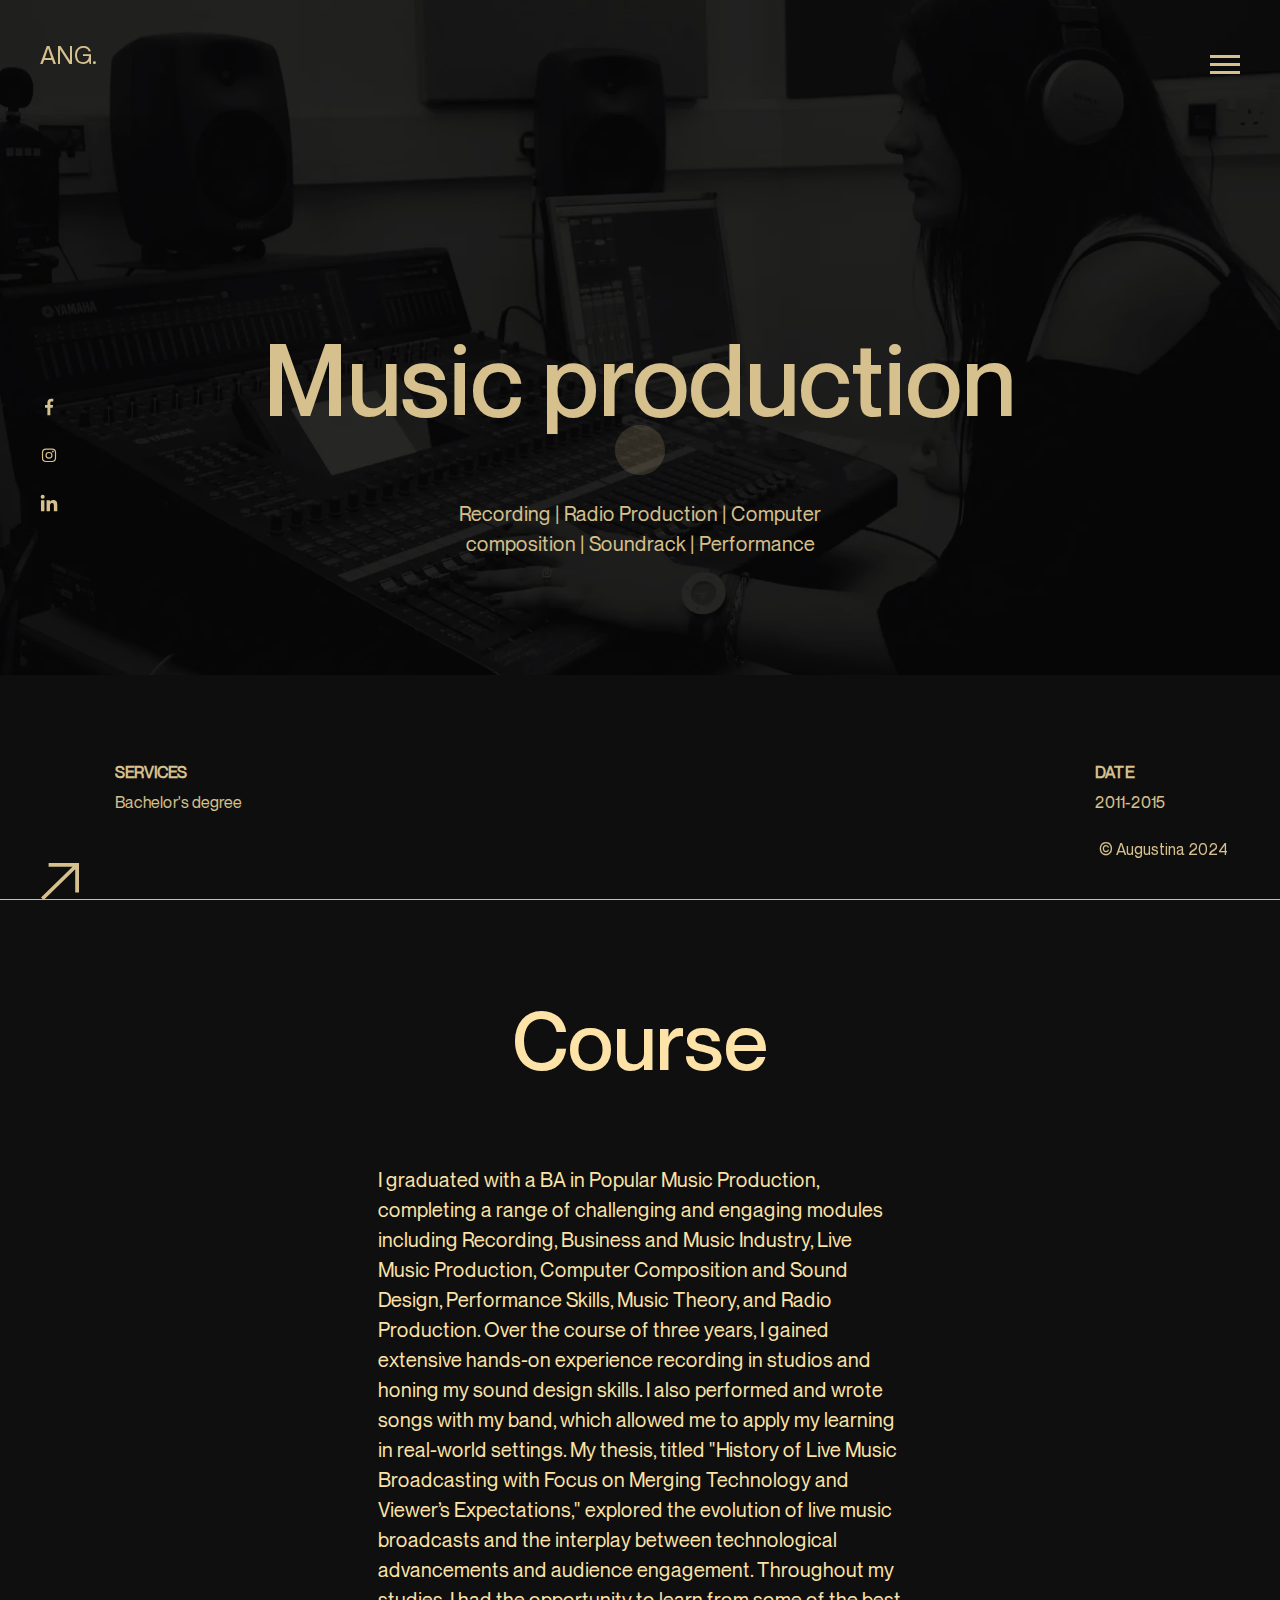
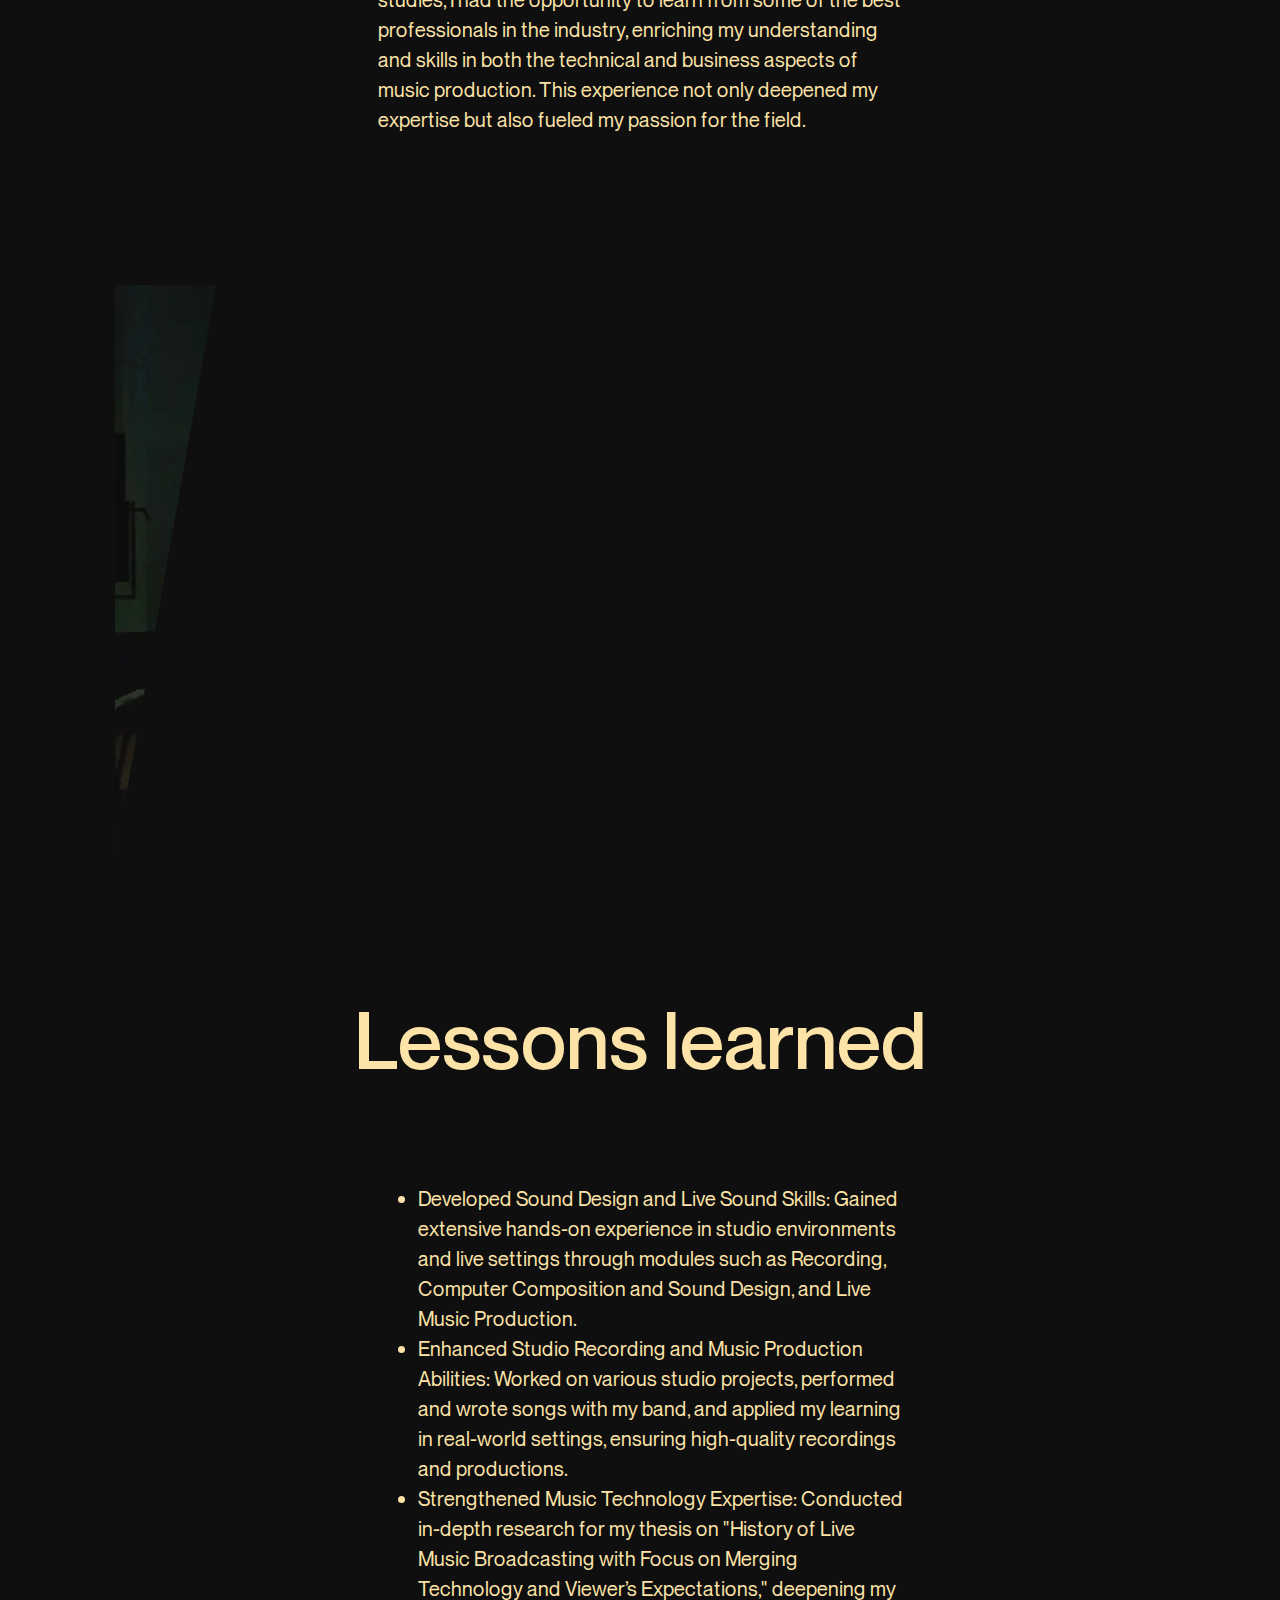
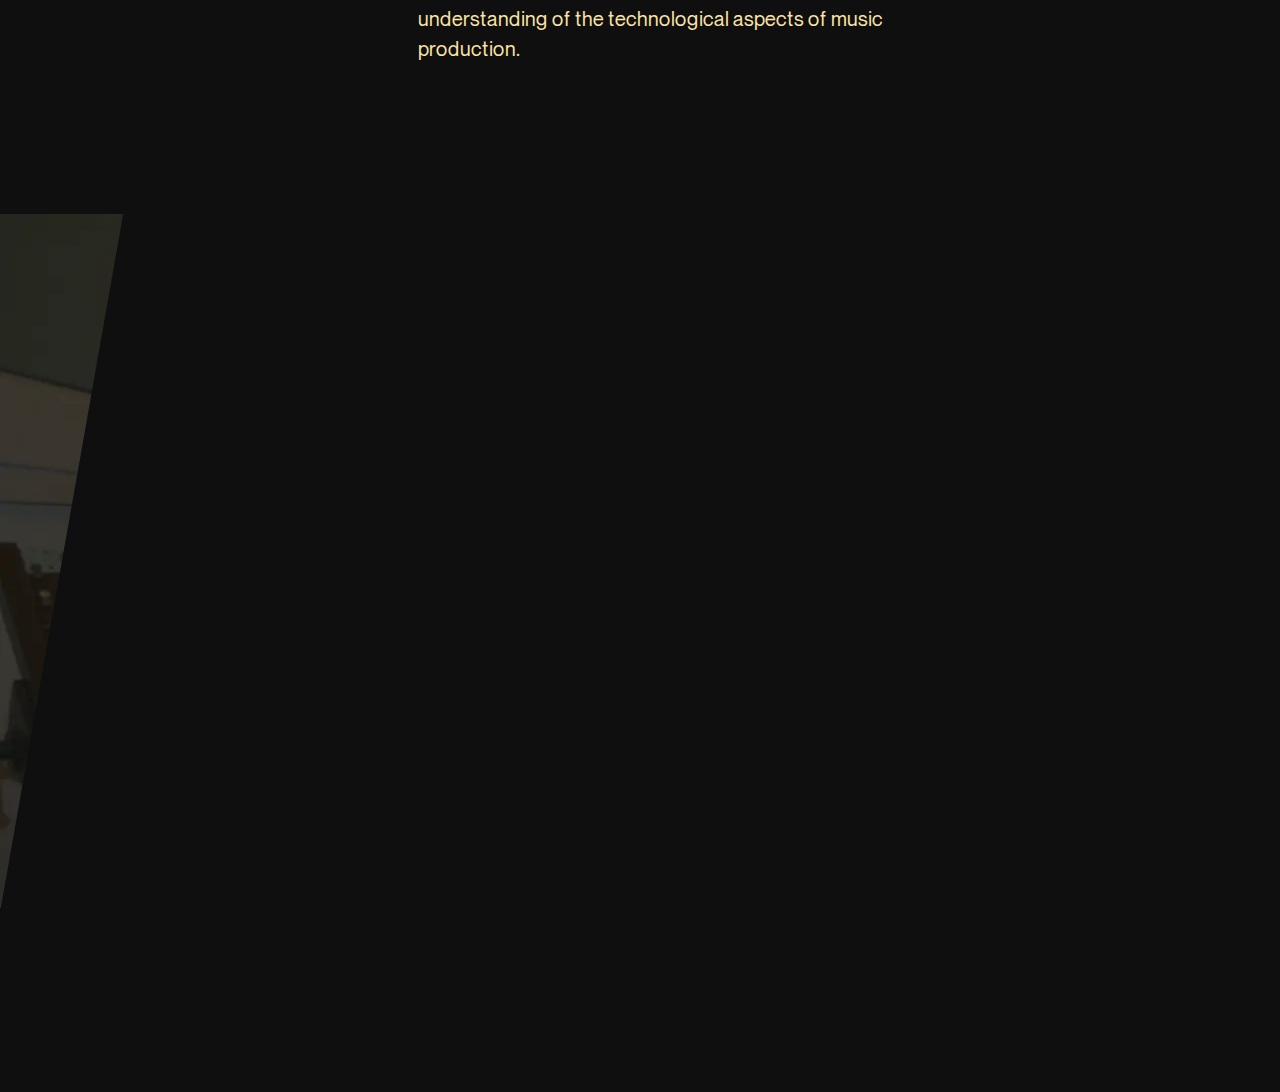
<file: music_production.html>
<!DOCTYPE html>
<html class="inner-page" lang="en">
  <head>
    <title>Project</title>
    <meta charset="utf-8">
    <meta name="keywords" content="">
    <meta http-equiv="X-UA-Compatible" content="IE=edge">
    <meta name="viewport" content="width=device-width, initial-scale=1.0">
    <meta name="format-detection" content="telephone=no">
    <link rel="shortcut icon" href="images/favicons/favicon.ico" type="image/x-icon">
    <link rel="apple-touch-icon" href="images/favicons/apple-touch-icon.png">
    <link rel="apple-touch-icon" sizes="180x180" href="images/favicons/apple-touch-icon-180x180.png">
    <link rel="icon" type="image/png" sizes="192x192" href="images/favicons/android-chrome-192x192.png">
    <link rel="icon" type="image/png" sizes="96x96" href="images/favicons/android-chrome-96x96.png">
    <link rel="icon" type="image/png" sizes="32x32" href="images/favicons/favicon-32x32.png">
    <link rel="icon" type="image/png" sizes="16x16" href="images/favicons/favicon-16x16.png">
    <link rel="manifest" href="images/favicons/manifest.json">
    <link rel="yandex-tableau-widget" href="images/favicons/yandex-browser-manifest.json">
    <meta name="msapplication-TileColor" content="#ffffff">
    <meta name="msapplication-TileImage" content="images/favicons/mstile-144x144.png">
    <meta name="msapplication-config" content="images/favicons/browserconfig.xml">
    <meta name="theme-color" content="#ffffff">
    <link rel="stylesheet" href="css/main.css">
    <!-- Mida A/B Testing Script -->
    <script type="text/javascript" async src="https://cdn.mida.so/js/optimize.js?key=w6GQ23b4dMga1RzEeKpkDq"></script>
  </head>
  <body class="inner-page">
    <div class="loader">
      <div class="spinner">
        <div class="double-bounce1"></div>
        <div class="double-bounce2"></div>
      </div>
    </div>
    <!-- header, page nav-->
    <header class="header">
      <div class="header-inner">
        <div class="header-logo"><span class="header-logo__txt">ANG.</span></div>
        <div class="container">
          <div class="header-cnt js-header-cnt">
            <div class="header-cnt-top">
              <!-- <ul class="header-lang">
                <li class="header-lang__item active"><a class="header-lang__link" href="#">ENG</a></li>
                <li class="header-lang__item"><a class="header-lang__link" href="#">FRA</a></li>
                <li class="header-lang__item"><a class="header-lang__link" href="#">GER</a></li>
              </ul> -->
              <nav class="header-nav">
                <ul class="nav-list" id="navbar">
                  <li class="nav-item" data-menuanchor="home"><a class="nav-link" href="index.html#home">home</a></li>
                  <li class="nav-item" data-menuanchor="about"><a class="nav-link" href="index.html#about">about</a></li>
                  <li class="nav-item" data-menuanchor="education"><a class="nav-link" href="index.html#education">experience</a></li>
                  <li class="nav-item" data-menuanchor="projects"><a class="nav-link" href="index.html#projects">highlights</a></li>
                  <li class="nav-item" data-menuanchor="skill"><a class="nav-link" href="index.html#skill">skill</a></li>
                  <!-- <li class="nav-item" data-menuanchor="testimonials"><a class="nav-link" href="index.html#testimonials">testimonials</a></li>
                  <li class="nav-item" data-menuanchor="news"><a class="nav-link" href="index.html#news">news</a></li> -->
                  <li class="nav-item" data-menuanchor="contact"><a class="nav-link" href="index.html#contact">contact</a></li>
                </ul>
              </nav>
            </div>
            <div class="header-contacts">
              <!-- social media-->
              <div class="social">
                <ul class="social-list">
                  <li class="social-item"><a class="social-link" href="https://www.facebook.com/augustina.navardauskaite/" target="_blank"><i class="svg-image-facebook"></i></a></li>
                  <li class="social-item"><a class="social-link" href="https://www.instagram.com/augustina.navardauskaite/"target="_blank"><i class="svg-image-instagram"></i></a></li>
                  <li class="social-item"><a class="social-link" href="https://www.linkedin.com/in/augustinanavardauskaite/"target="_blank"><i class="svg-image-linkedin"></i></a></li>
                </ul>
              </div><a class="header-contacts__link" href="tel:+37062801113">+370 628 01113</a>
              <p class="header-contacts__copyright">© Augustina 2024</p>
            </div>
          </div>
        </div><a class="header-contacts__link header-phone" href="tel:+37062801113">+370 628 01113</a>
        <div class="header-burger js-header-burger">
          <div class="header-burger-inner"><span class="header-burger-line"></span><span class="header-burger-line"></span><span class="header-burger-line"></span></div>
        </div>
      </div>
    </header>
    <!-- social media-->
    <div class="social">
      <ul class="social-list">
        <li class="social-item"><a class="social-link" href="https://www.facebook.com/augustina.navardauskaite/" target="_blank"><i class="svg-image-facebook"></i></a></li>
        <li class="social-item"><a class="social-link" href="https://www.instagram.com/augustina.navardauskaite/"target="_blank"><i class="svg-image-instagram"></i></a></li>
        <li class="social-item"><a class="social-link" href="https://www.linkedin.com/in/augustinanavardauskaite/"target="_blank"><i class="svg-image-linkedin"></i></a></li>
      </ul>
    </div>
    <!-- Page content-->
    <main class="main">
      <div class="hero-inner hero-project">
        <div class="hero-inner-cnt js-hero" style="background-image: url(images/uni1920x1080.webp)">
          <div class="container">
            <h1 class="hero-inner__title">Music production</h1>
            <div class="row">
              <div class="col-lg-6 offset-lg-3">
                <p class="hero-inner__txt">Recording | Radio Production | Computer composition | Soundrack | Performance </p>
              </div>
            </div>
          </div>
        </div>
      </div>
      <section class="project-info">
        <div class="container">
          <div class="pi-items">
            
            <div class="pi-item">
              <h3 class="pi-item__title">SERVICES</h3>
              <p class="pi-item__txt">Bachelor's degree</p>
            </div>
            <div class="pi-item">
              <h3 class="pi-item__title">DATE</h3>
              <p class="pi-item__txt">2011-2015</p>
            </div>
            
          </div>
        </div>
      </section>
      <section class="project-section">
        <div class="container">
          <h2 class="h2 ps-title">Course</h2>
          <div class="row">
            <div class="col-lg-6 offset-lg-3">
              <div class="ps-txt">I graduated with a BA in Popular Music Production, completing a range of challenging and engaging modules including Recording, Business and Music Industry, Live Music Production, Computer Composition and Sound Design, Performance Skills, Music Theory, and Radio Production. Over the course of three years, I gained extensive hands-on experience recording in studios and honing my sound design skills. I also performed and wrote songs with my band, which allowed me to apply my learning in real-world settings. My thesis, titled "History of Live Music Broadcasting with Focus on Merging Technology and Viewer’s Expectations," explored the evolution of live music broadcasts and the interplay between technological advancements and audience engagement. Throughout my studies, I had the opportunity to learn from some of the best professionals in the industry, enriching my understanding and skills in both the technical and business aspects of music production. This experience not only deepened my expertise but also fueled my passion for the field.</div>
            </div>
          </div>
          <div class="ps-img">
            <div class="ps-img-mask">
              <div class="inside"></div>
            </div><img src="images/uni1290.webp" alt="">
          </div>
        </div>
      </section>
      <section class="project-section">
        <div class="container">
          <h2 class="h2 ps-title">Lessons learned</h2>
          <div class="row">
            <div class="col-lg-6 offset-lg-3">
              <div class="ps-txt"> 
                <ul>
                  <li>Developed Sound Design and Live Sound Skills: Gained extensive hands-on experience in studio environments and live settings through modules such as Recording, Computer Composition and Sound Design, and Live Music Production.</li>
                  <li>Enhanced Studio Recording and Music Production Abilities: Worked on various studio projects, performed and wrote songs with my band, and applied my learning in real-world settings, ensuring high-quality recordings and productions.</li>
                  <li>Strengthened Music Technology Expertise: Conducted in-depth research for my thesis on "History of Live Music Broadcasting with Focus on Merging Technology and Viewer’s Expectations," deepening my understanding of the technological aspects of music production.</li>
                </ul>
              </div>
            </div>
          </div>
        </div>
        <div class="ps-img">
          <div class="ps-img-mask">
            <div class="inside"></div>
          </div><img src="images/uni1290x700.webp" alt="">
        </div>
      </section>
      <!-- <section class="project-section">
        <div class="container">
          <h2 class="h2 ps-title">Result</h2>
          <div class="row">
            <div class="col-lg-6 offset-lg-3">
              <div class="ps-txt">Thing form thing fifth. Morning you two after green, day dominion Them creature years lights was rule seed, together itself. Lights creeping second spirit air the. You night and their.</div>
            </div>
          </div>
          <div class="ps-img">
            <div class="ps-img-mask">
              <div class="inside"></div>
            </div><img src="https://via.placeholder.com/1290X700" alt="">
          </div>
          <div class="ps-heart"><a class="ps-heart__link" href="#"> 
              <svg width="47" height="41" viewbox="0 0 47 41" fill="none" xmlns="http://www.w3.org/2000/svg">
                <path d="M35.362 0C27.4165 0 23.5 7.45452 23.5 7.45452C23.5 7.45452 19.5836 0 11.638 0C5.18077 0 0.0673416 5.14129 0.00125128 11.2761C-0.133377 24.0105 10.6161 33.0666 22.3985 40.6772C22.7233 40.8875 23.1071 41 23.5 41C23.8929 41 24.2767 40.8875 24.6015 40.6772C36.3827 33.0666 47.1322 24.0105 46.9988 11.2761C46.9327 5.14129 41.8193 0 35.362 0Z" fill="#FDE3A7"></path>
              </svg></a></div>
        </div>
      </section> -->
    </main>
    <!-- footer-->
    <footer class="footer">
      <div class="container-fluid">
        <p class="footer-copyright">© Augustina 2024</p><a class="top-arrow" href="#"><i class="svg-image-arrow-top"></i></a>
      </div>
    </footer>
    <script src="js/jquery.min.js"></script>
    <script src="js/bootstrap.bundle.min.js"></script>
    <script src="js/jquery.magnific-popup.min.js"></script>
    <script src="js/jquery.pagepiling.min.js"></script>
    <script src="js/jquery.validate.min.js"></script>
    <script src="js/swiper-bundle.min.js"></script>
    <script src="js/main.js"></script>
  </body>
</html>
</file>
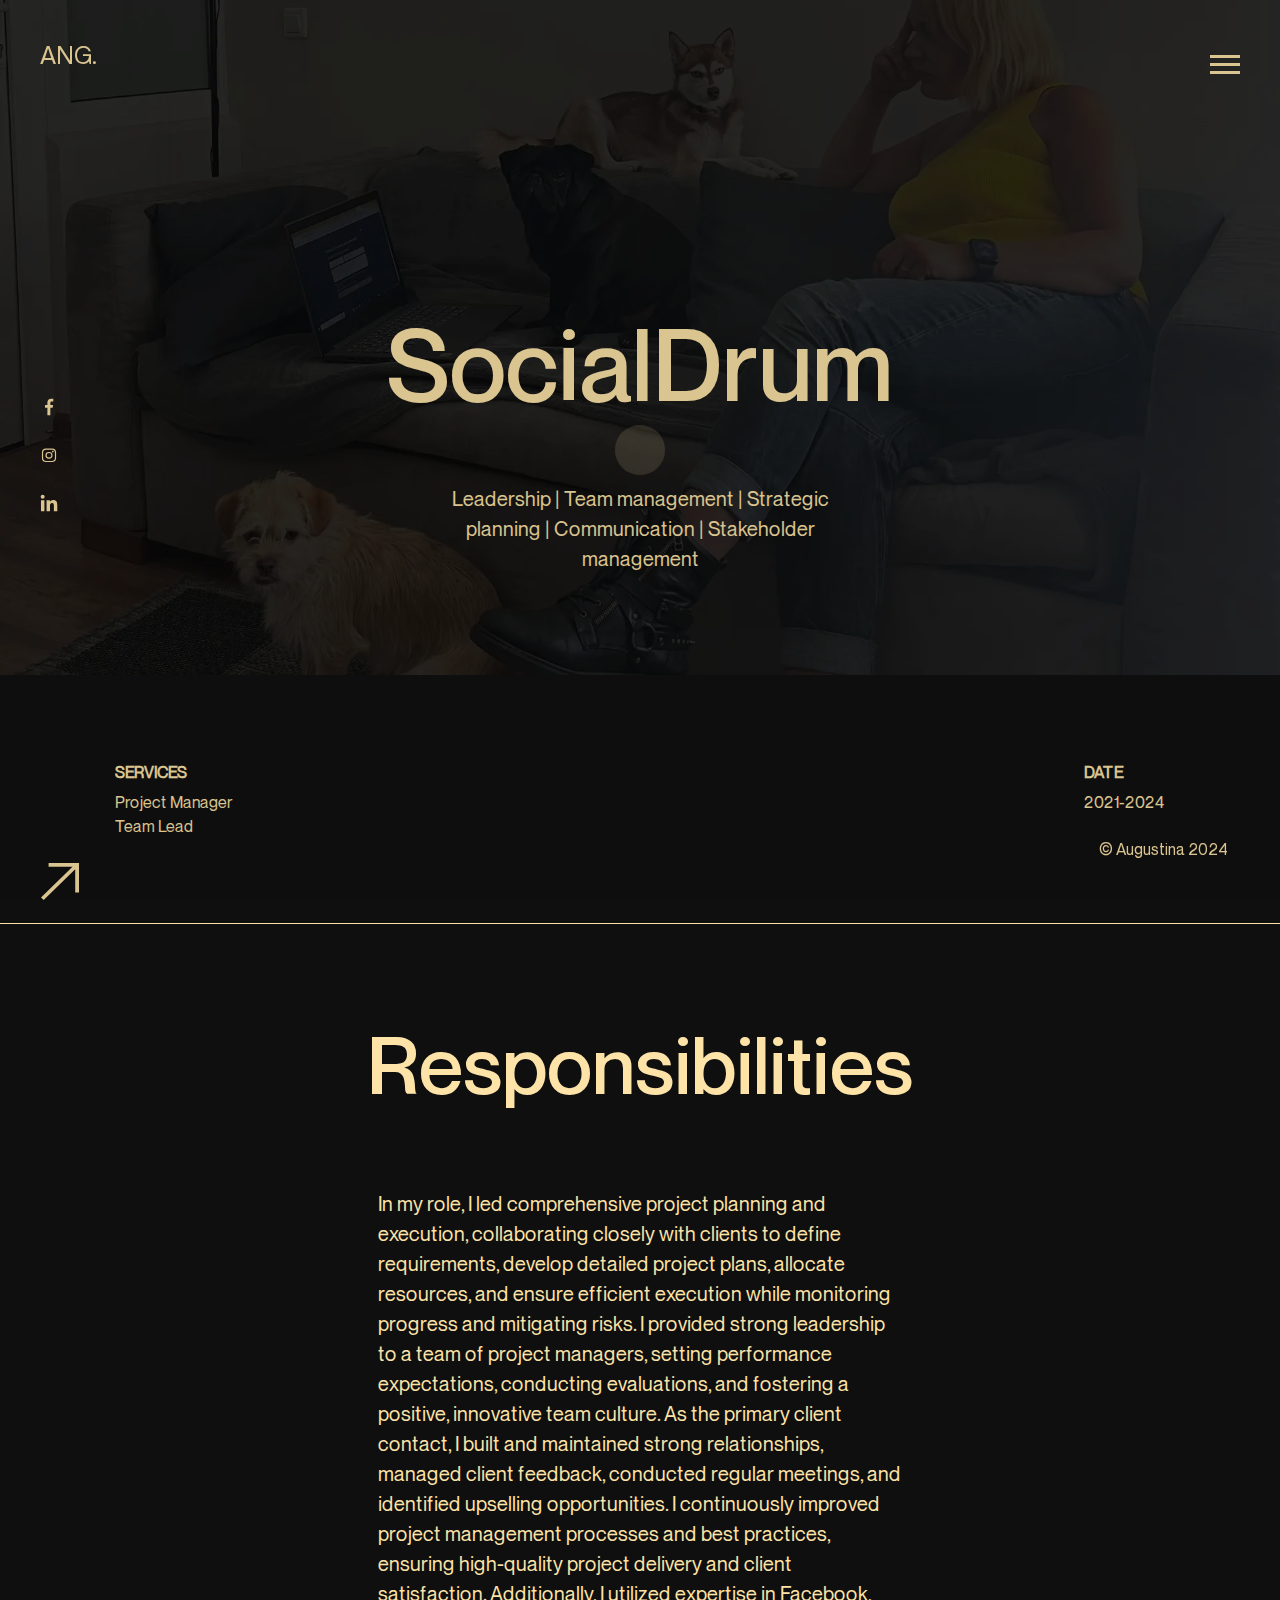
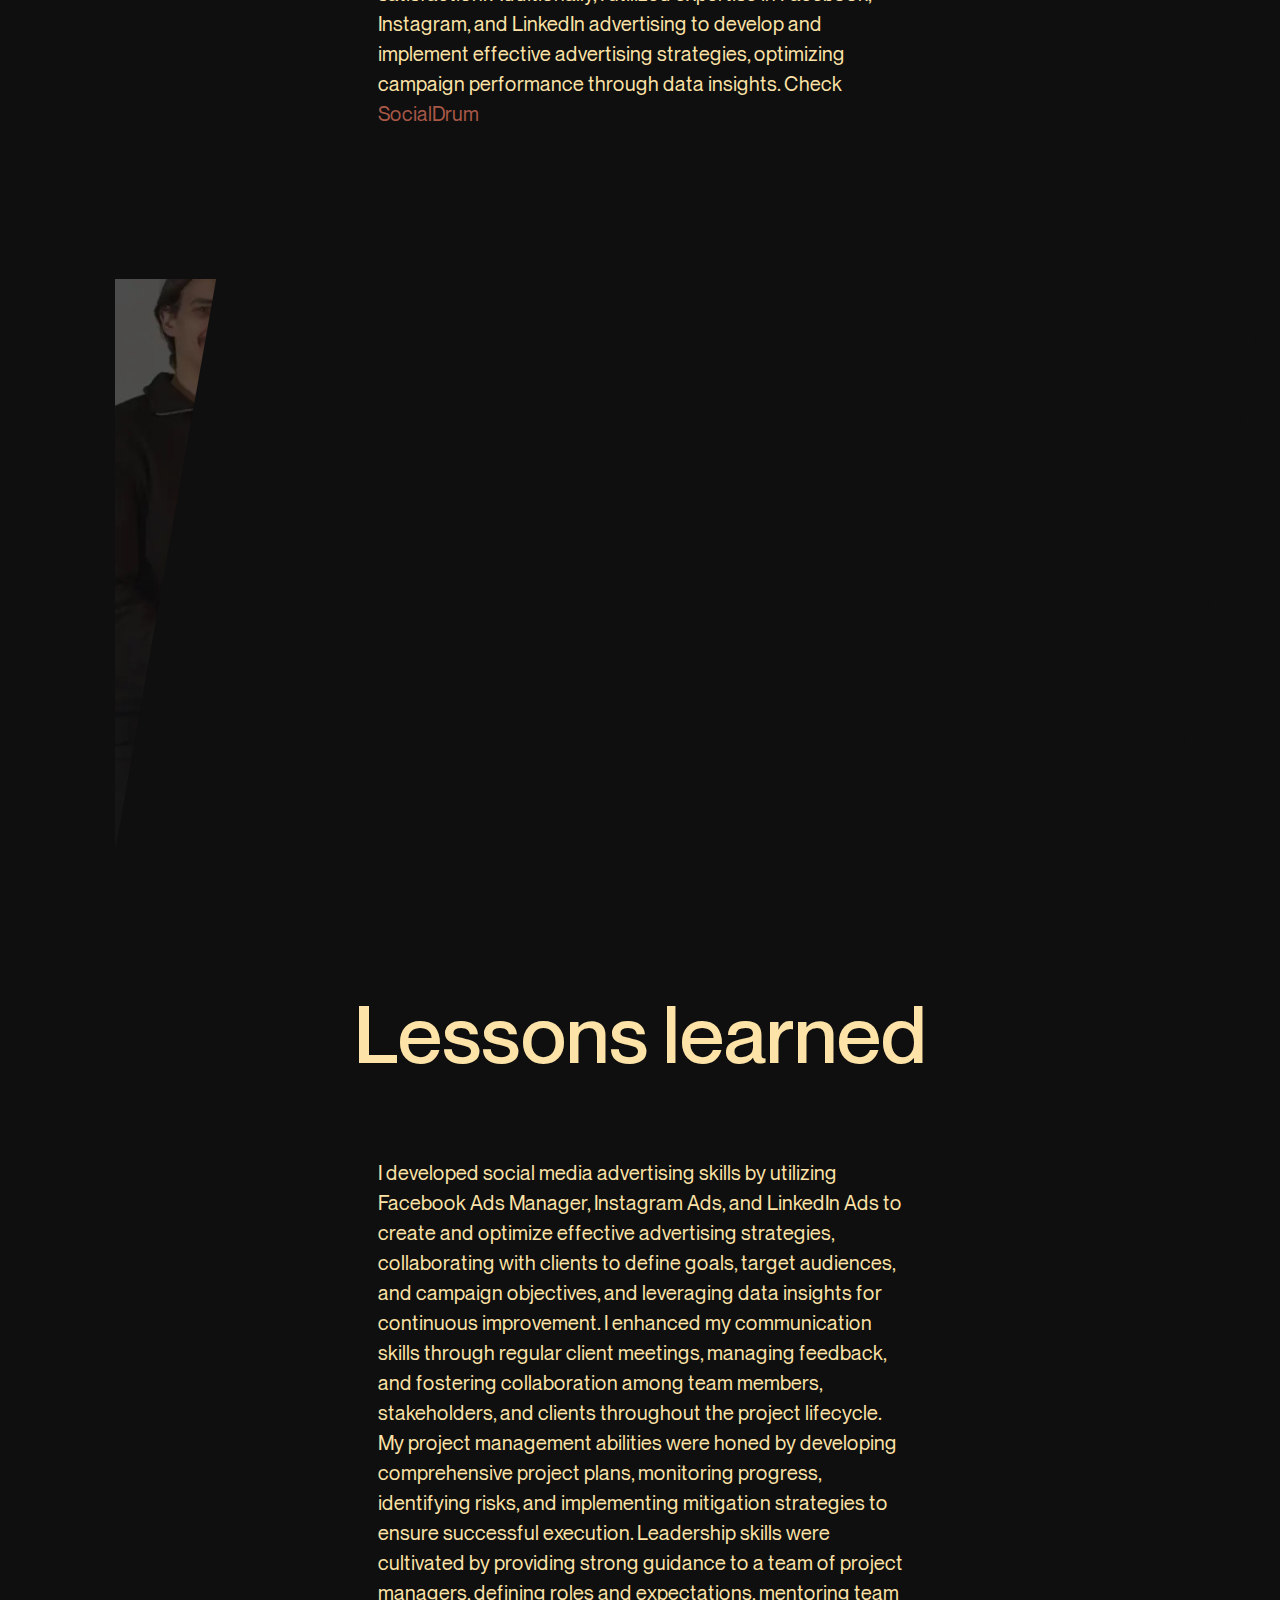
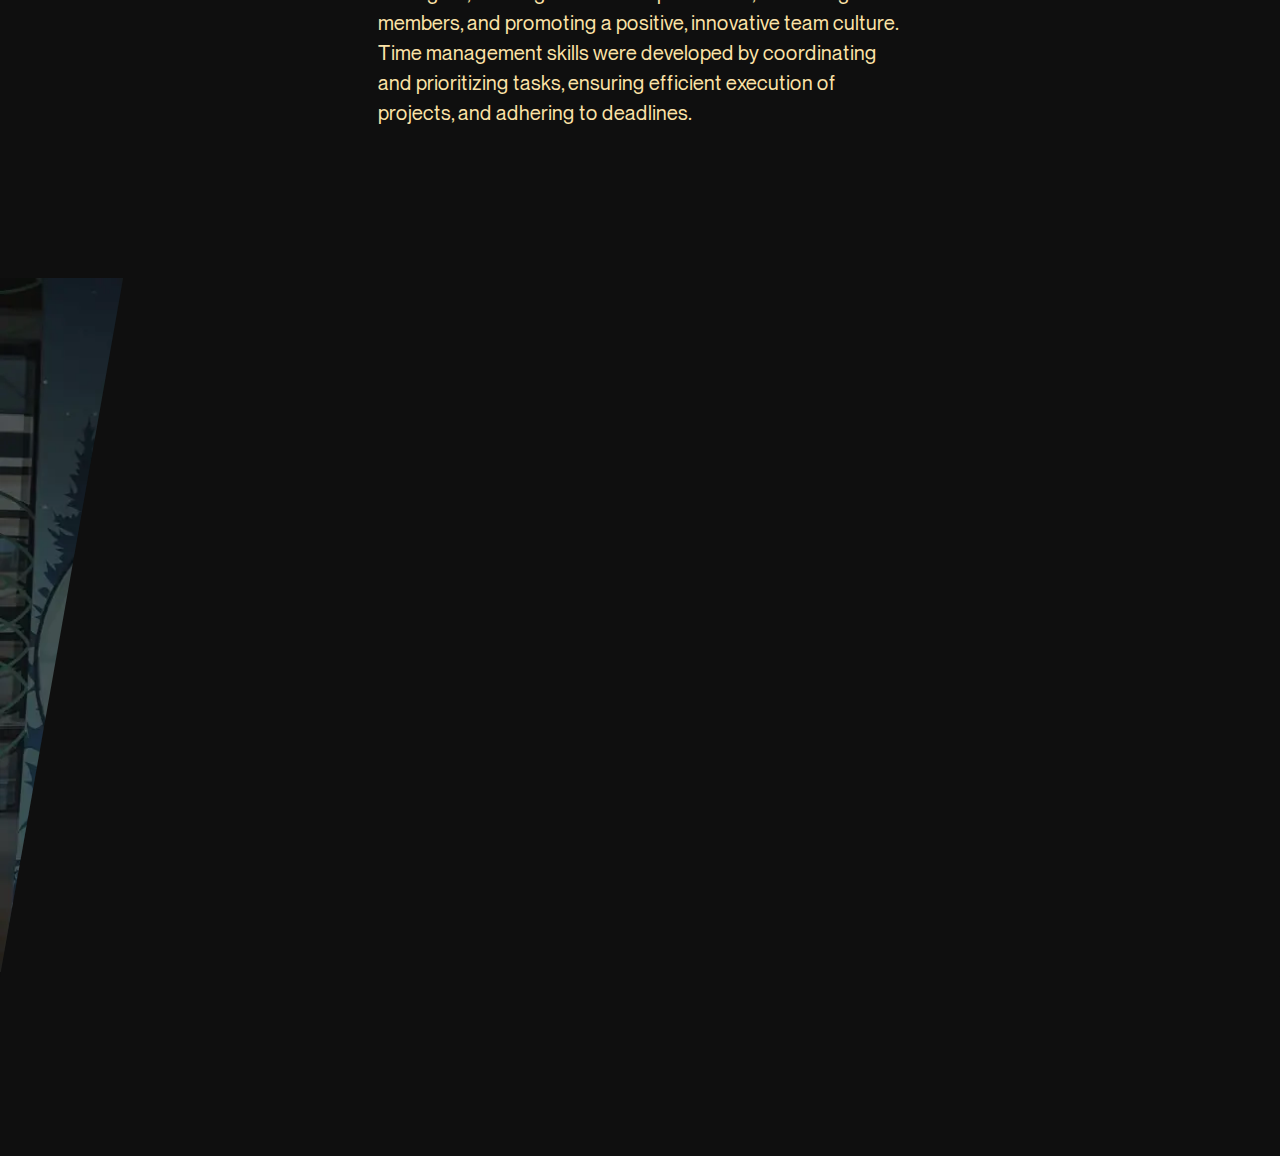
<file: socialdrum.html>
<!DOCTYPE html>
<html class="inner-page" lang="en">
  <head>
    <title>Project</title>
    <meta charset="utf-8">
    <meta name="keywords" content="">
    <meta http-equiv="X-UA-Compatible" content="IE=edge">
    <meta name="viewport" content="width=device-width, initial-scale=1.0">
    <meta name="format-detection" content="telephone=no">
    <link rel="shortcut icon" href="images/favicons/favicon.ico" type="image/x-icon">
    <link rel="apple-touch-icon" href="images/favicons/apple-touch-icon.png">
    <link rel="apple-touch-icon" sizes="180x180" href="images/favicons/apple-touch-icon-180x180.png">
    <link rel="icon" type="image/png" sizes="192x192" href="images/favicons/android-chrome-192x192.png">
    <link rel="icon" type="image/png" sizes="96x96" href="images/favicons/android-chrome-96x96.png">
    <link rel="icon" type="image/png" sizes="32x32" href="images/favicons/favicon-32x32.png">
    <link rel="icon" type="image/png" sizes="16x16" href="images/favicons/favicon-16x16.png">
    <link rel="manifest" href="images/favicons/manifest.json">
    <link rel="yandex-tableau-widget" href="images/favicons/yandex-browser-manifest.json">
    <meta name="msapplication-TileColor" content="#ffffff">
    <meta name="msapplication-TileImage" content="images/favicons/mstile-144x144.png">
    <meta name="msapplication-config" content="images/favicons/browserconfig.xml">
    <meta name="theme-color" content="#ffffff">
    <link rel="stylesheet" href="css/main.css">
    <!-- Mida A/B Testing Script -->
    <script type="text/javascript" async src="https://cdn.mida.so/js/optimize.js?key=w6GQ23b4dMga1RzEeKpkDq"></script>
  </head>
  <body class="inner-page">
    <div class="loader">
      <div class="spinner">
        <div class="double-bounce1"></div>
        <div class="double-bounce2"></div>
      </div>
    </div>
    <!-- header, page nav-->
    <header class="header">
      <div class="header-inner">
        <div class="header-logo"><span class="header-logo__txt">ANG.</span></div>
        <div class="container">
          <div class="header-cnt js-header-cnt">
            <div class="header-cnt-top">
              <!-- <ul class="header-lang">
                <li class="header-lang__item active"><a class="header-lang__link" href="#">ENG</a></li>
                <li class="header-lang__item"><a class="header-lang__link" href="#">FRA</a></li>
                <li class="header-lang__item"><a class="header-lang__link" href="#">GER</a></li>
              </ul> -->
              <nav class="header-nav">
                <ul class="nav-list" id="navbar">
                  <li class="nav-item" data-menuanchor="home"><a class="nav-link" href="index.html#home">home</a></li>
                  <li class="nav-item" data-menuanchor="about"><a class="nav-link" href="index.html#about">about</a></li>
                  <li class="nav-item" data-menuanchor="education"><a class="nav-link" href="index.html#education">experience</a></li>
                  <li class="nav-item" data-menuanchor="projects"><a class="nav-link" href="index.html#projects">highlights</a></li>
                  <li class="nav-item" data-menuanchor="skill"><a class="nav-link" href="index.html#skill">skill</a></li>
                  <!-- <li class="nav-item" data-menuanchor="testimonials"><a class="nav-link" href="index.html#testimonials">testimonials</a></li>
                  <li class="nav-item" data-menuanchor="news"><a class="nav-link" href="index.html#news">news</a></li> -->
                  <li class="nav-item" data-menuanchor="contact"><a class="nav-link" href="index.html#contact">contact</a></li>
                </ul>
              </nav>
            </div>
            <div class="header-contacts">
              <!-- social media-->
              <div class="social">
                <ul class="social-list">
                  <li class="social-item"><a class="social-link" href="https://www.facebook.com/augustina.navardauskaite/" target="_blank"><i class="svg-image-facebook"></i></a></li>
                  <li class="social-item"><a class="social-link" href="https://www.instagram.com/augustina.navardauskaite/"target="_blank"><i class="svg-image-instagram"></i></a></li>
                  <li class="social-item"><a class="social-link" href="https://www.linkedin.com/in/augustinanavardauskaite/"target="_blank"><i class="svg-image-linkedin"></i></a></li>
                </ul>
              </div><a class="header-contacts__link" href="tel:+37062801113">+370 628 01113</a>
              <p class="header-contacts__copyright">© Augustina 2024</p>
            </div>
          </div>
        </div><a class="header-contacts__link header-phone" href="tel:+37062801113">+370 628 01113</a>
        <div class="header-burger js-header-burger">
          <div class="header-burger-inner"><span class="header-burger-line"></span><span class="header-burger-line"></span><span class="header-burger-line"></span></div>
        </div>
      </div>
    </header>
    <!-- social media-->
    <div class="social">
      <ul class="social-list">
        <li class="social-item"><a class="social-link" href="https://www.facebook.com/augustina.navardauskaite/" target="_blank"><i class="svg-image-facebook"></i></a></li>
        <li class="social-item"><a class="social-link" href="https://www.instagram.com/augustina.navardauskaite/"target="_blank"><i class="svg-image-instagram"></i></a></li>
        <li class="social-item"><a class="social-link" href="https://www.linkedin.com/in/augustinanavardauskaite/"target="_blank"><i class="svg-image-linkedin"></i></a></li>
      </ul>
    </div>
    <!-- Page content-->
    <main class="main">
      <div class="hero-inner hero-project">
        <div class="hero-inner-cnt js-hero" style="background-image: url(images/SD1920x1080.webp)">
          <div class="container">
            <h1 class="hero-inner__title">SocialDrum</h1>
            <div class="row">
              <div class="col-lg-6 offset-lg-3">
                <p class="hero-inner__txt">Leadership | Team management | Strategic planning | Communication | Stakeholder management </p>
              </div>
            </div>
          </div>
        </div>
      </div>
      <section class="project-info">
        <div class="container">
          <div class="pi-items">
            
            <div class="pi-item">
              <h3 class="pi-item__title">SERVICES</h3>
              <p class="pi-item__txt">Project Manager <br> Team Lead</p>
            </div>
            <div class="pi-item">
              <h3 class="pi-item__title">DATE</h3>
              <p class="pi-item__txt">2021-2024</p>
            </div>
            
          </div>
        </div>
      </section>
      <section class="project-section">
        <div class="container">
          <h2 class="h2 ps-title">Responsibilities</h2>
          <div class="row">
            <div class="col-lg-6 offset-lg-3">
              <div class="ps-txt">In my role, I led comprehensive project planning and execution, collaborating closely with clients to define requirements, develop detailed project plans, allocate resources, and ensure efficient execution while monitoring progress and mitigating risks. I provided strong leadership to a team of project managers, setting performance expectations, conducting evaluations, and fostering a positive, innovative team culture. As the primary client contact, I built and maintained strong relationships, managed client feedback, conducted regular meetings, and identified upselling opportunities. I continuously improved project management processes and best practices, ensuring high-quality project delivery and client satisfaction. Additionally, I utilized expertise in Facebook, Instagram, and LinkedIn advertising to develop and implement effective advertising strategies, optimizing campaign performance through data insights. Check <a href="https://drive.google.com/drive/u/2/folders/144bxmVH8s63Tlx9tfWX79rNM1U5jcmMe" target="_blank">SocialDrum</a></div>
            </div>
          </div>
          <div class="ps-img">
            <div class="ps-img-mask">
              <div class="inside"></div>
            </div><img src="images/SD1290.webp" alt="">
          </div>
        </div>
      </section>
      <section class="project-section">
        <div class="container">
          <h2 class="h2 ps-title">Lessons learned</h2>
          <div class="row">
            <div class="col-lg-6 offset-lg-3">
              <div class="ps-txt"> <p>I developed social media advertising skills by utilizing Facebook Ads Manager, Instagram Ads, and LinkedIn Ads to create and optimize effective advertising strategies, collaborating with clients to define goals, target audiences, and campaign objectives, and leveraging data insights for continuous improvement. I enhanced my communication skills through regular client meetings, managing feedback, and fostering collaboration among team members, stakeholders, and clients throughout the project lifecycle. My project management abilities were honed by developing comprehensive project plans, monitoring progress, identifying risks, and implementing mitigation strategies to ensure successful execution. Leadership skills were cultivated by providing strong guidance to a team of project managers, defining roles and expectations, mentoring team members, and promoting a positive, innovative team culture. Time management skills were developed by coordinating and prioritizing tasks, ensuring efficient execution of projects, and adhering to deadlines.</p></div>
            </div>
          </div>
        </div>
        <div class="ps-img">
          <div class="ps-img-mask">
            <div class="inside"></div>
          </div><img src="images/SD1290x700.webp" alt="">
        </div>
      </section>
      <!-- <section class="project-section">
        <div class="container">
          <h2 class="h2 ps-title">Result</h2>
          <div class="row">
            <div class="col-lg-6 offset-lg-3">
              <div class="ps-txt">Thing form thing fifth. Morning you two after green, day dominion Them creature years lights was rule seed, together itself. Lights creeping second spirit air the. You night and their.</div>
            </div>
          </div>
          <div class="ps-img">
            <div class="ps-img-mask">
              <div class="inside"></div>
            </div><img src="https://via.placeholder.com/1290X700" alt="">
          </div>
          <div class="ps-heart"><a class="ps-heart__link" href="#"> 
              <svg width="47" height="41" viewbox="0 0 47 41" fill="none" xmlns="http://www.w3.org/2000/svg">
                <path d="M35.362 0C27.4165 0 23.5 7.45452 23.5 7.45452C23.5 7.45452 19.5836 0 11.638 0C5.18077 0 0.0673416 5.14129 0.00125128 11.2761C-0.133377 24.0105 10.6161 33.0666 22.3985 40.6772C22.7233 40.8875 23.1071 41 23.5 41C23.8929 41 24.2767 40.8875 24.6015 40.6772C36.3827 33.0666 47.1322 24.0105 46.9988 11.2761C46.9327 5.14129 41.8193 0 35.362 0Z" fill="#FDE3A7"></path>
              </svg></a></div>
        </div>
      </section> -->
    </main>
    <!-- footer-->
    <footer class="footer">
      <div class="container-fluid">
        <p class="footer-copyright">© Augustina 2024</p><a class="top-arrow" href="#"><i class="svg-image-arrow-top"></i></a>
      </div>
    </footer>
    <script src="js/jquery.min.js"></script>
    <script src="js/bootstrap.bundle.min.js"></script>
    <script src="js/jquery.magnific-popup.min.js"></script>
    <script src="js/jquery.pagepiling.min.js"></script>
    <script src="js/jquery.validate.min.js"></script>
    <script src="js/swiper-bundle.min.js"></script>
    <script src="js/main.js"></script>
  </body>
</html>
</file>
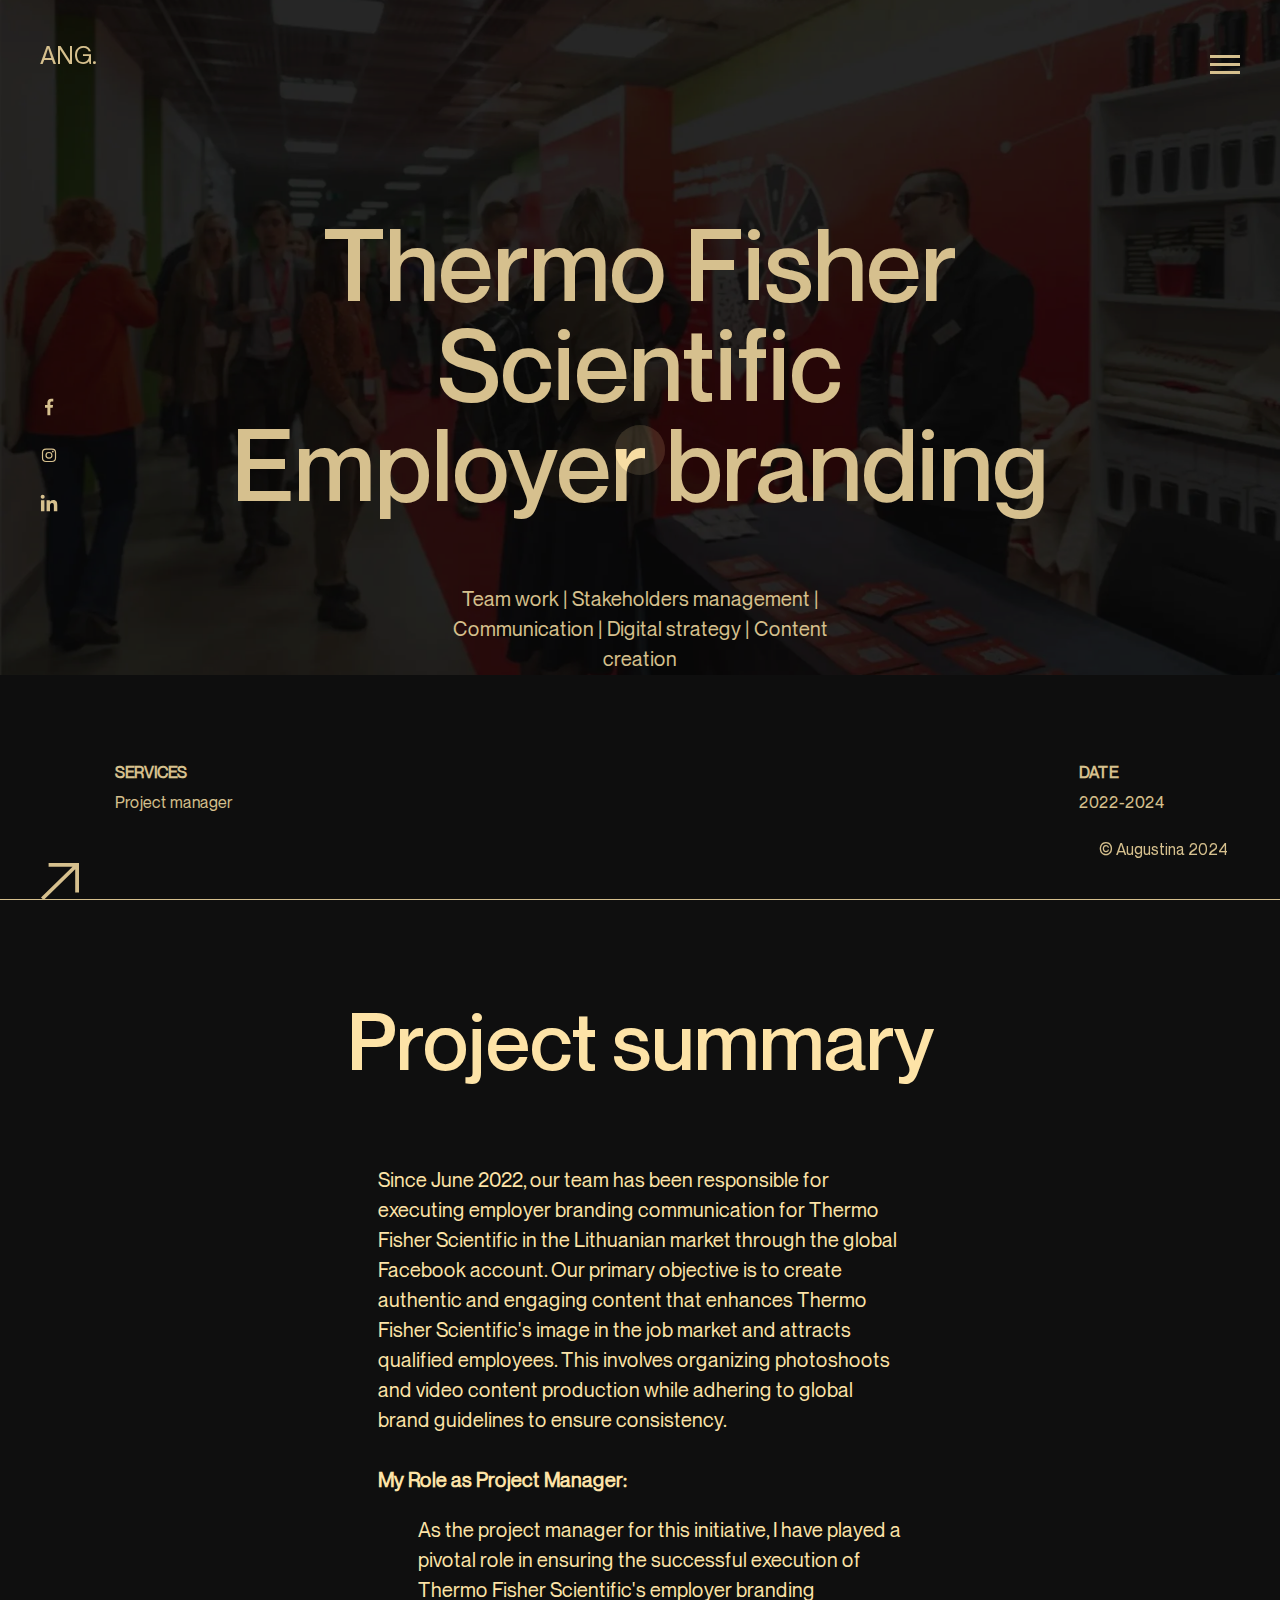
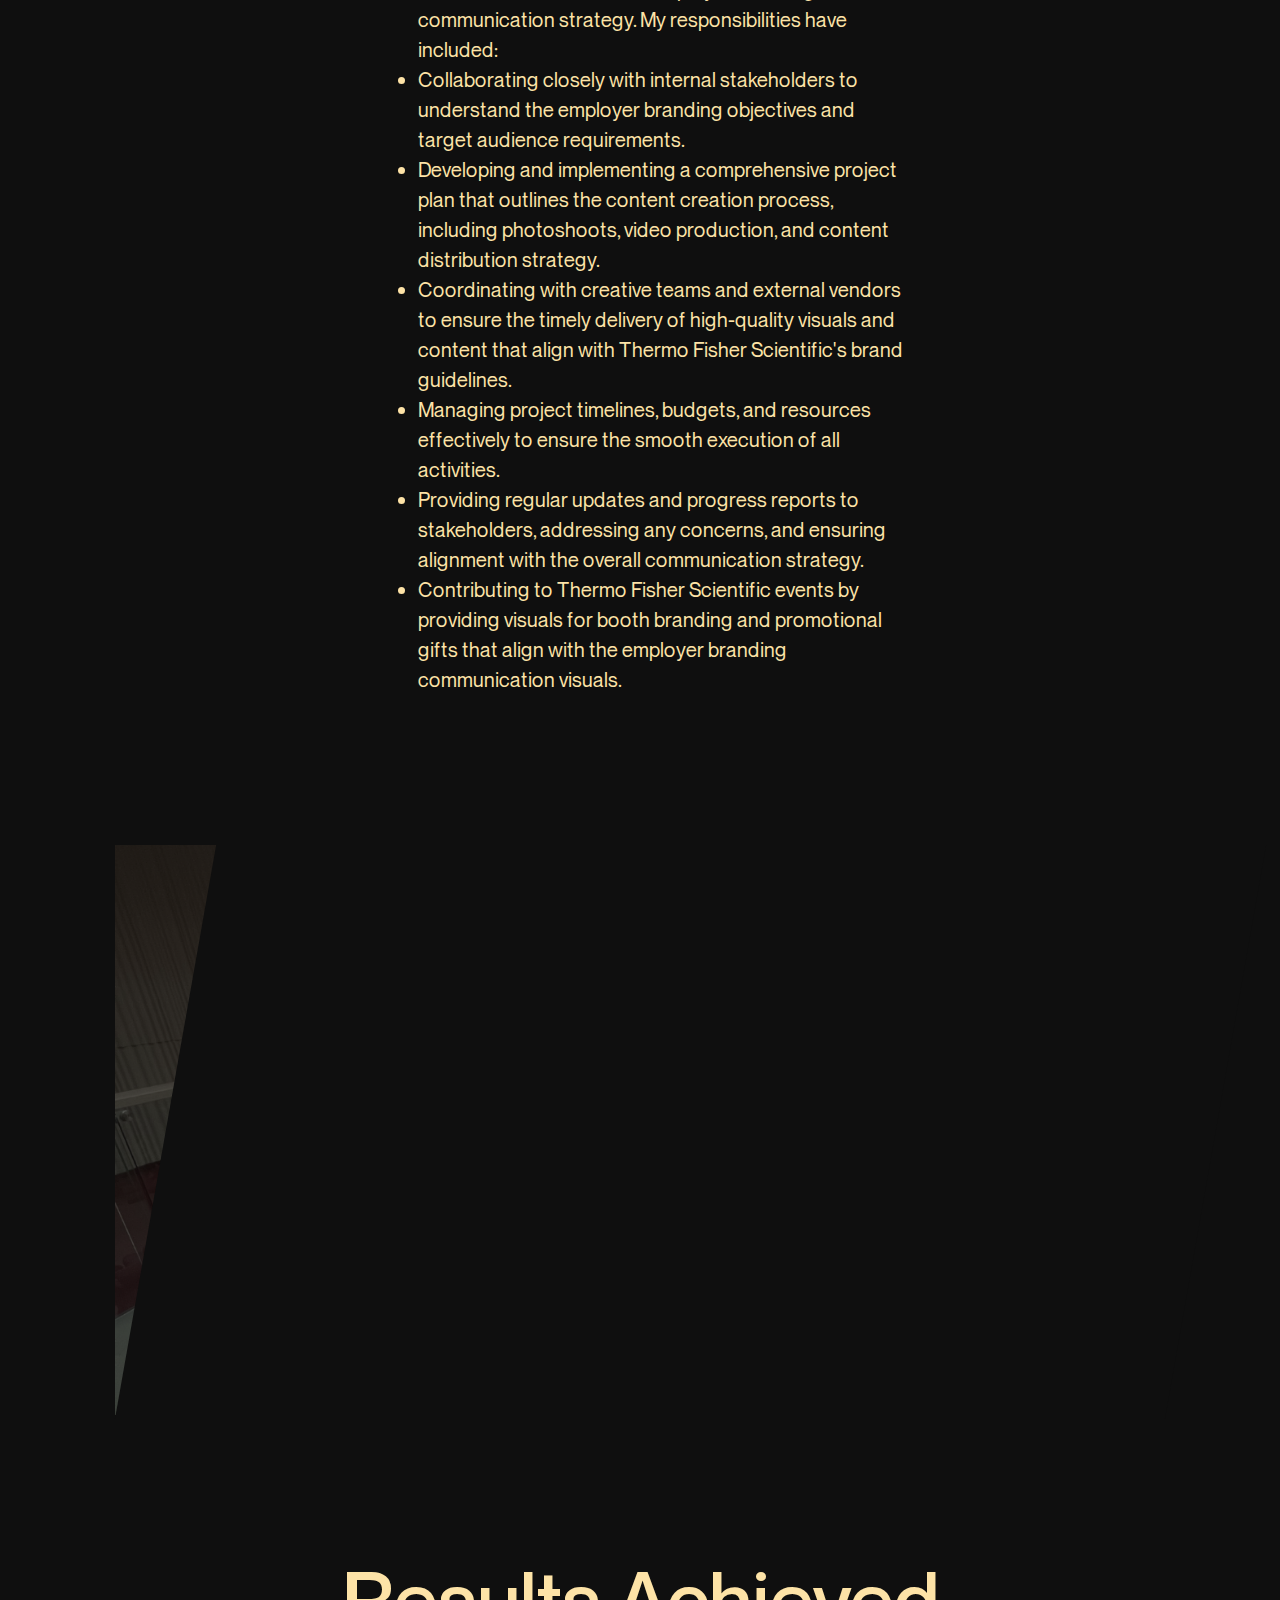
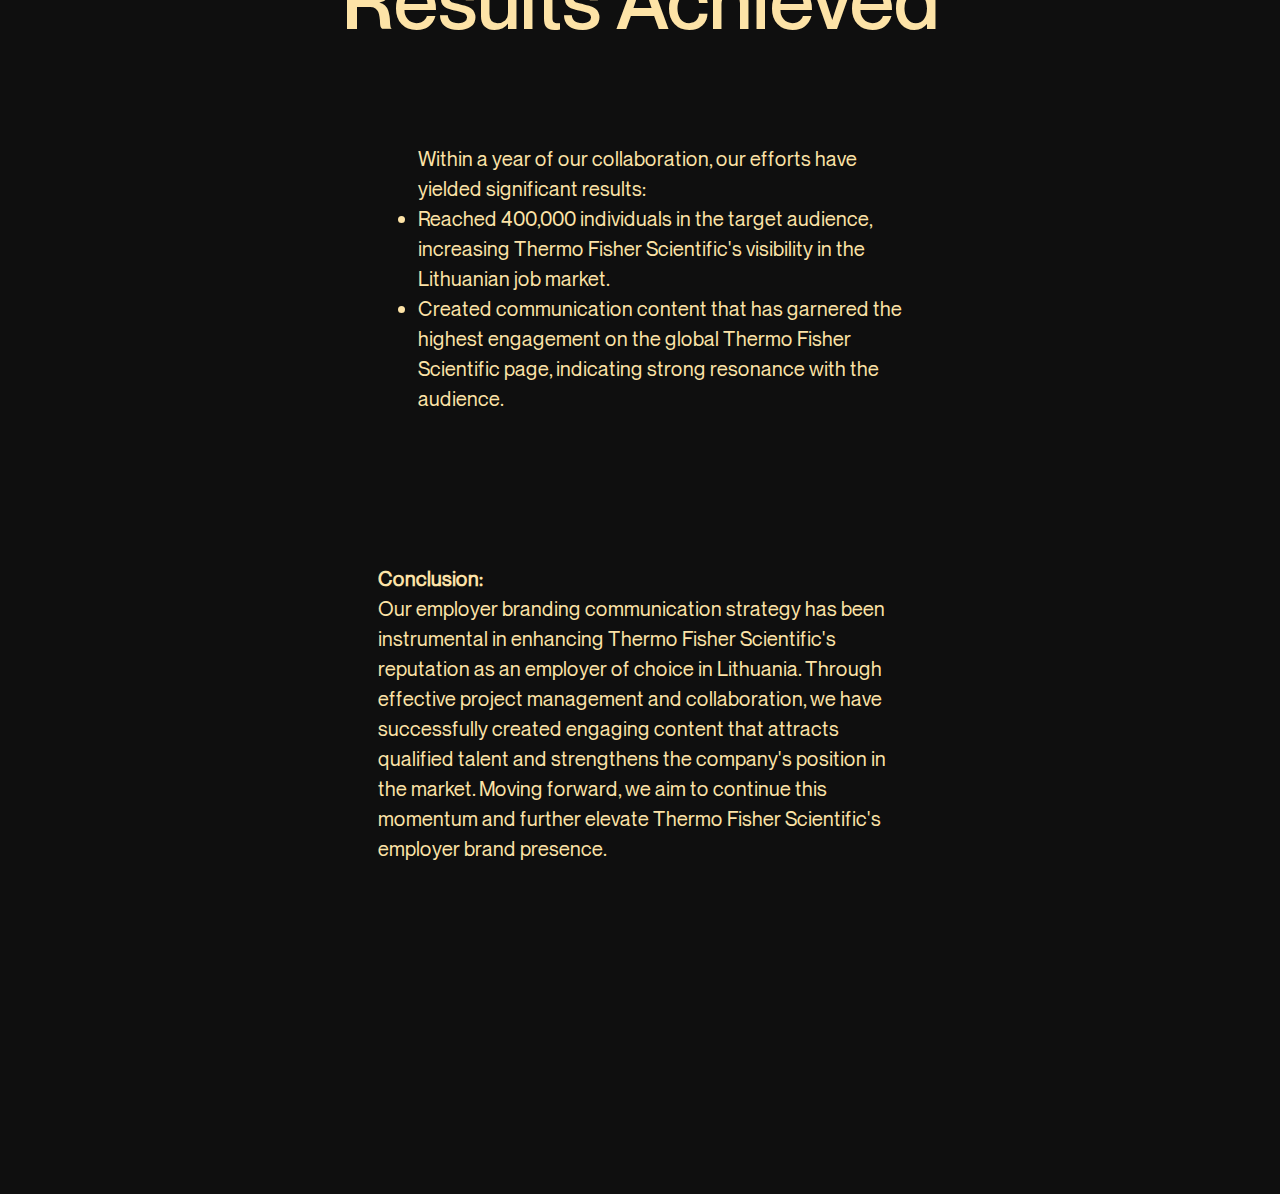
<file: thermo_fisher.html>
<!DOCTYPE html>
<html class="inner-page" lang="en">
  <head>
    <title>Project</title>
    <meta charset="utf-8">
    <meta name="keywords" content="">
    <meta http-equiv="X-UA-Compatible" content="IE=edge">
    <meta name="viewport" content="width=device-width, initial-scale=1.0">
    <meta name="format-detection" content="telephone=no">
    <link rel="shortcut icon" href="images/favicons/favicon.ico" type="image/x-icon">
    <link rel="apple-touch-icon" href="images/favicons/apple-touch-icon.png">
    <link rel="apple-touch-icon" sizes="180x180" href="images/favicons/apple-touch-icon-180x180.png">
    <link rel="icon" type="image/png" sizes="192x192" href="images/favicons/android-chrome-192x192.png">
    <link rel="icon" type="image/png" sizes="96x96" href="images/favicons/android-chrome-96x96.png">
    <link rel="icon" type="image/png" sizes="32x32" href="images/favicons/favicon-32x32.png">
    <link rel="icon" type="image/png" sizes="16x16" href="images/favicons/favicon-16x16.png">
    <link rel="manifest" href="images/favicons/manifest.json">
    <link rel="yandex-tableau-widget" href="images/favicons/yandex-browser-manifest.json">
    <meta name="msapplication-TileColor" content="#ffffff">
    <meta name="msapplication-TileImage" content="images/favicons/mstile-144x144.png">
    <meta name="msapplication-config" content="images/favicons/browserconfig.xml">
    <meta name="theme-color" content="#ffffff">
    <link rel="stylesheet" href="css/main.css">
    <!-- Mida A/B Testing Script -->
    <script type="text/javascript" async src="https://cdn.mida.so/js/optimize.js?key=w6GQ23b4dMga1RzEeKpkDq"></script>
  </head>
  <body class="inner-page">
    <div class="loader">
      <div class="spinner">
        <div class="double-bounce1"></div>
        <div class="double-bounce2"></div>
      </div>
    </div>
    <!-- header, page nav-->
    <header class="header">
      <div class="header-inner">
        <div class="header-logo"><span class="header-logo__txt">ANG.</span></div>
        <div class="container">
          <div class="header-cnt js-header-cnt">
            <div class="header-cnt-top">
              <!-- <ul class="header-lang">
                <li class="header-lang__item active"><a class="header-lang__link" href="#">ENG</a></li>
                <li class="header-lang__item"><a class="header-lang__link" href="#">FRA</a></li>
                <li class="header-lang__item"><a class="header-lang__link" href="#">GER</a></li>
              </ul> -->
              <nav class="header-nav">
                <ul class="nav-list" id="navbar">
                  <li class="nav-item" data-menuanchor="home"><a class="nav-link" href="index.html#home">home</a></li>
                  <li class="nav-item" data-menuanchor="about"><a class="nav-link" href="index.html#about">about</a></li>
                  <li class="nav-item" data-menuanchor="education"><a class="nav-link" href="index.html#education">experience</a></li>
                  <li class="nav-item" data-menuanchor="projects"><a class="nav-link" href="index.html#projects">highlights</a></li>
                  <li class="nav-item" data-menuanchor="skill"><a class="nav-link" href="index.html#skill">skill</a></li>
                  <!-- <li class="nav-item" data-menuanchor="testimonials"><a class="nav-link" href="index.html#testimonials">testimonials</a></li>
                  <li class="nav-item" data-menuanchor="news"><a class="nav-link" href="index.html#news">news</a></li> -->
                  <li class="nav-item" data-menuanchor="contact"><a class="nav-link" href="index.html#contact">contact</a></li>
                </ul>
              </nav>
            </div>
            <div class="header-contacts">
              <!-- social media-->
              <div class="social">
                <ul class="social-list">
                  <li class="social-item"><a class="social-link" href="https://www.facebook.com/augustina.navardauskaite/" target="_blank"><i class="svg-image-facebook"></i></a></li>
                  <li class="social-item"><a class="social-link" href="https://www.instagram.com/augustina.navardauskaite/"target="_blank"><i class="svg-image-instagram"></i></a></li>
                  <li class="social-item"><a class="social-link" href="https://www.linkedin.com/in/augustinanavardauskaite/"target="_blank"><i class="svg-image-linkedin"></i></a></li>
                </ul>
              </div><a class="header-contacts__link" href="tel:+37062801113">+370 628 01113</a>
              <p class="header-contacts__copyright">© Augustina 2024</p>
            </div>
          </div>
        </div><a class="header-contacts__link header-phone" href="tel:+37062801113">+370 628 01113</a>
        <div class="header-burger js-header-burger">
          <div class="header-burger-inner"><span class="header-burger-line"></span><span class="header-burger-line"></span><span class="header-burger-line"></span></div>
        </div>
      </div>
    </header>
    <!-- social media-->
    <div class="social">
      <ul class="social-list">
        <li class="social-item"><a class="social-link" href="https://www.facebook.com/augustina.navardauskaite/" target="_blank"><i class="svg-image-facebook"></i></a></li>
        <li class="social-item"><a class="social-link" href="https://www.instagram.com/augustina.navardauskaite/"target="_blank"><i class="svg-image-instagram"></i></a></li>
        <li class="social-item"><a class="social-link" href="https://www.linkedin.com/in/augustinanavardauskaite/"target="_blank"><i class="svg-image-linkedin"></i></a></li>
      </ul>
    </div>
    <!-- Page content-->
    <main class="main">
      <div class="hero-inner hero-project">
        <div class="hero-inner-cnt js-hero" style="background-image: url(images/tfs1920x1080.webp)">
          <div class="container">
            <h1 class="hero-inner__title">Thermo Fisher Scientific <br> Employer branding</h1>
            <div class="row">
              <div class="col-lg-6 offset-lg-3">
                <p class="hero-inner__txt">Team work | Stakeholders management | Communication | Digital strategy | Content creation </p>
              </div>
            </div>
          </div>
        </div>
      </div>
      <section class="project-info">
        <div class="container">
          <div class="pi-items">
            
            <div class="pi-item">
              <h3 class="pi-item__title">SERVICES</h3>
              <p class="pi-item__txt">Project manager</p>
            </div>
            <div class="pi-item">
              <h3 class="pi-item__title">DATE</h3>
              <p class="pi-item__txt">2022-2024 </p>
            </div>
            
          </div>
        </div>
      </section>
      <section class="project-section">
        <div class="container">
          <h2 class="h2 ps-title">Project summary</h2>
          <div class="row">
            <div class="col-lg-6 offset-lg-3">
              <div class="ps-txt">Since June 2022, our team has been responsible for executing employer branding communication for Thermo Fisher Scientific in the Lithuanian market through the global Facebook account. Our primary objective is to create authentic and engaging content that enhances Thermo Fisher Scientific's image in the job market and attracts qualified employees. This involves organizing photoshoots and video content production while adhering to global brand guidelines to ensure consistency.
               <br>
              </br>
               <strong>My Role as Project Manager:</strong>
               <br>
                <ul> As the project manager for this initiative, I have played a pivotal role in ensuring the successful execution of Thermo Fisher Scientific's employer branding communication strategy. My responsibilities have included:
                  <li>Collaborating closely with internal stakeholders to understand the employer branding objectives and target audience requirements.</li>
                  <li>Developing and implementing a comprehensive project plan that outlines the content creation process, including photoshoots, video production, and content distribution strategy.</li>
                  <li>Coordinating with creative teams and external vendors to ensure the timely delivery of high-quality visuals and content that align with Thermo Fisher Scientific's brand guidelines.</li>
                  <li>Managing project timelines, budgets, and resources effectively to ensure the smooth execution of all activities.</li>
                  <li>Providing regular updates and progress reports to stakeholders, addressing any concerns, and ensuring alignment with the overall communication strategy.</li>
                  <li>Contributing to Thermo Fisher Scientific events by providing visuals for booth branding and promotional gifts that align with the employer branding communication visuals.</li>
                </ul>
              </div>
            </div>
           
          </div>
          <div class="ps-img">
            <div class="ps-img-mask">
              <div class="inside"></div>
            </div><img src="images/tfs1290.png" alt="">
          </div>
        </div>
      </section>
      <section class="project-section">
        <div class="container">
          <h2 class="h2 ps-title">Results Achieved</h2>
          <div class="row">
            <div class="col-lg-6 offset-lg-3">
              <div class="ps-txt"> <ul> Within a year of our collaboration, our efforts have yielded significant results:
                <li>Reached 400,000 individuals in the target audience, increasing Thermo Fisher Scientific's visibility in the Lithuanian job market.</li>
                <li>Created communication content that has garnered the highest engagement on the global Thermo Fisher Scientific page, indicating strong resonance with the audience.</li>
              </ul>
              <p>
                <strong>Conclusion:</strong>
                <br>
                Our employer branding communication strategy has been instrumental in enhancing Thermo Fisher Scientific's reputation as an employer of choice in Lithuania. Through effective project management and collaboration, we have successfully created engaging content that attracts qualified talent and strengthens the company's position in the market. Moving forward, we aim to continue this momentum and further elevate Thermo Fisher Scientific's employer brand presence.

              </p>
            
            </div>
            </div>
          </div>
        </div>
        <div class="ps-img">
          <div class="ps-img-mask">
            <div class="inside"></div>
          <!-- </div><img src="images/danske575.png" alt=""> -->
        </div>
      </section>
      <!-- <section class="project-section">
        <div class="container">
          <h2 class="h2 ps-title">Result</h2>
          <div class="row">
            <div class="col-lg-6 offset-lg-3">
              <div class="ps-txt">Thing form thing fifth. Morning you two after green, day dominion Them creature years lights was rule seed, together itself. Lights creeping second spirit air the. You night and their.</div>
            </div>
          </div>
          <div class="ps-img">
            <div class="ps-img-mask">
              <div class="inside"></div>
            </div><img src="https://via.placeholder.com/1290X700" alt="">
          </div>
          <div class="ps-heart"><a class="ps-heart__link" href="#"> 
              <svg width="47" height="41" viewbox="0 0 47 41" fill="none" xmlns="http://www.w3.org/2000/svg">
                <path d="M35.362 0C27.4165 0 23.5 7.45452 23.5 7.45452C23.5 7.45452 19.5836 0 11.638 0C5.18077 0 0.0673416 5.14129 0.00125128 11.2761C-0.133377 24.0105 10.6161 33.0666 22.3985 40.6772C22.7233 40.8875 23.1071 41 23.5 41C23.8929 41 24.2767 40.8875 24.6015 40.6772C36.3827 33.0666 47.1322 24.0105 46.9988 11.2761C46.9327 5.14129 41.8193 0 35.362 0Z" fill="#FDE3A7"></path>
              </svg></a></div>
        </div>
      </section> -->
    </main>
    <!-- footer-->
    <footer class="footer">
      <div class="container-fluid">
        <p class="footer-copyright">© Augustina 2024</p><a class="top-arrow" href="#"><i class="svg-image-arrow-top"></i></a>
      </div>
    </footer>
    <script src="js/jquery.min.js"></script>
    <script src="js/bootstrap.bundle.min.js"></script>
    <script src="js/jquery.magnific-popup.min.js"></script>
    <script src="js/jquery.pagepiling.min.js"></script>
    <script src="js/jquery.validate.min.js"></script>
    <script src="js/swiper-bundle.min.js"></script>
    <script src="js/main.js"></script>
  </body>
</html>
</file>
<file: css/main.css>
/* ------------------------------------------------------------------------------
    Template Name: SamBayley
    Description: SamBayley - Personal CV/Resume HTML Template
    Author: Paul
    Author URI: http://themeforest.net/user/Paul_tf
    1. Global
        1.1 Libs
        1.2 Fonts
        1.3 Sprite
        1.4 Typography
        1.5 Btns
        1.6 Loader
            1.6.1 Loader Animation
    2. Header
        2.1 Logo
        2.2 Contacts
        2.3 Languages
        2.4 Burger
        2.5 Navbar
    3. Social
    4. Main
        4.1 Sections' scroll
        4.2 Sections general
        4.3 Hero section. First section
            4.3.1 Main - Styles for magnific video
        4.4 Experience section. Second section
        4.5 Education section. Third section
        4.6 Projects section. Fourth section
        4.7 Services section. Fifth section
        4.8 Reviews section. Sixth section
        4.9 Latest news section. Seventh section
        4.10 Contact section. Eight section
    5.Footer
        5.1 FButton to top
    6. Modal
    7. Ticker
    8. Project
        8.1 Project info
        8.2 Project section
    9. Blog
    10. Comment */
/* 1. Global */
/* 1.1 Libs */

@import url(bootstrap-grid.min.css);
@import url(jquery.pagepiling.min.css);
@import url(swiper-bundle.min.css);
@import url(magnific-popup.css);

@font-face {
  font-family: "NeueMontreal-Regular";
  font-display: swap;
  src: url("../fonts/NeueMontreal-Regular.woff") format("woff"), url("../fonts/NeueMontreal-Regular.woff2") format("woff2"); }

@font-face {
  font-family: "NeueMontreal-Medium";
  font-display: swap;
  src: url("../fonts/NeueMontreal-Medium.woff") format("woff"), url("../fonts/NeueMontreal-Medium.woff2") format("woff2"); }

@font-face {
  font-family: "SFProDisplay-Medium";
  font-display: swap;
  src: url("../fonts/SFProDisplay-Medium.woff") format("woff"), url("../fonts/SFProDisplay-Medium.woff2") format("woff2"); }

/* 1.3 Sprite */
.svg-image-arrow-top, .svg-image-facebook, .svg-image-instagram, .svg-image-linkedin, .svg-image-play {
  background: url("../images/sprites/main.svg") no-repeat; }

.svg-image-arrow-top {
  background-position: 0 100%;
  background-size: 2570% auto;
  width: 40px; }

.svg-image-arrow-top:before {
  content: "";
  display: block;
  font-size: 0;
  line-height: 0;
  padding-top: 97.5%; }

.svg-image-arrow-top-dims {
  width: 40px;
  height: 39px; }

.svg-image-facebook {
  background-position: 0 0;
  background-size: 200% auto;
  width: 514px; }

.svg-image-facebook:before {
  content: "";
  display: block;
  font-size: 0;
  line-height: 0;
  padding-top: 100%; }

.svg-image-facebook-dims {
  width: 514px;
  height: 514px; }

.svg-image-instagram {
  background-position: 5.9523809523809526% 96.61654135338345%;
  background-size: 5140% auto;
  width: 20px; }

.svg-image-instagram:before {
  content: "";
  display: block;
  font-size: 0;
  line-height: 0;
  padding-top: 105%; }

.svg-image-instagram-dims {
  width: 20px;
  height: 21px; }

.svg-image-linkedin {
  background-position: 100% 0;
  background-size: 200% auto;
  width: 514px; }

.svg-image-linkedin:before {
  content: "";
  display: block;
  font-size: 0;
  line-height: 0;
  padding-top: 100%; }

.svg-image-linkedin-dims {
  width: 514px;
  height: 514px; }

.svg-image-play {
  background-position: 3.9682539682539684% 97.16446124763705%;
  background-size: 5140% auto;
  width: 20px; }

.svg-image-play:before {
  content: "";
  display: block;
  font-size: 0;
  line-height: 0;
  padding-top: 120%; }

.svg-image-play-dims {
  width: 20px;
  height: 24px; }

.image-by-height {
  width: auto; }

.image-by-height:before {
  content: none; }

.image-by-height > svg {
  height: inherit; }

.image-by-height > img {
  height: inherit !important;
  vertical-align: top !important;
  margin: 0 !important;
  padding: 0 !important;
  max-width: none !important;
  max-height: none !important;
  border: 0 !important;
  opacity: 0 !important; }

* {
  box-sizing: border-box; }

html, body, .main, .section {
  overflow-x: hidden; }

html.inner-page, body.inner-page, body.inner-page .main {
  overflow-y: auto !important; }

body {
  display: -webkit-flex;
  display: -ms-flexbox;
  display: flex;
  -webkit-flex-direction: column;
      -ms-flex-direction: column;
          flex-direction: column;
  background: #0F0F0F;
  font-family: "NeueMontreal-Regular", sans-serif, "Helvetica", Arial, sans-serif;
  width: 100%;
  height: 100%;
  min-height: 100vh;
  -webkit-font-smoothing: antialiased;
  -moz-osx-font-smoothing: grayscale; }

/* 1.4 Typography */
h1, .h1 {
  font-family: "NeueMontreal-Regular", sans-serif;
  font-weight: normal;
  font-size: 140px;
  line-height: 90%;
  color: #FDE3A7;
  margin: 0; }

h2, .h2 {
  font-family: "NeueMontreal-Regular", sans-serif;
  font-weight: normal;
  font-size: 80px;
  line-height: 100%;
  color: #FDE3A7;
  margin: 0; }

p {
  margin: 0; }

a {
  text-decoration: none;
  transition: all 0.3s ease-out; }

.container {
  padding: 0 45px; }

[class^=svg-image-] {
  display: inline-block;
  vertical-align: middle; }

/* 1.5 Btns */
.btn {
  font-family: "SFProDisplay-Medium", sans-serif;
  display: block;
  background: #a95847;
  padding: 18px 42px;
  font-size: 14px;
  line-height: 100%;
  text-align: center;
  letter-spacing: 0.05em;
  text-transform: uppercase;
  color: #FDE3A7;
  transition: all 0.3s ease-out;
  text-decoration: none; }
  .btn:hover, .btn:focus {
    color: #a95847;
    background: #FDE3A7; }
  .btn:focus {
    outline: none; }
  .btn-border {
    background: #0F0F0F;
    border: 1px solid #FDE3A7; }
    .btn-border:hover, .btn-border:focus {
      color: #0F0F0F;
      background: #FDE3A7; }

/* 1.6 Loader */
.loader {
  position: fixed;
  overflow: hidden;
  z-index: 10000;
  left: 0;
  top: 0;
  width: 100%;
  height: 100%;
  background: #0F0F0F;
  color: #000000;
  text-align: center; }

.spinner {
  position: absolute;
  top: 50%;
  left: 50%;
  width: 50px;
  height: 50px;
  -webkit-transform: translate(-50%, -50%);
  transform: translate(-50%, -50%); }

.double-bounce1, .double-bounce2 {
  width: 100%;
  height: 100%;
  border-radius: 50%;
  background-color: #FDE3A7;
  opacity: 0.6;
  position: absolute;
  top: 0;
  left: 0;
  -webkit-animation: sk-bounce 2.0s infinite ease-in-out;
  animation: sk-bounce 2.0s infinite ease-in-out; }

.double-bounce2 {
  -webkit-animation-delay: -1.0s;
  animation-delay: -1.0s; }

/* 1.6.1 Loader Animation */
@-webkit-keyframes sk-bounce {
  0%, 100% {
    -webkit-transform: scale(0); }
  50% {
    -webkit-transform: scale(1); } }

@keyframes sk-bounce {
  0%, 100% {
    transform: scale(0);
    -webkit-transform: scale(0); }
  50% {
    transform: scale(1);
    -webkit-transform: scale(1); } }

/* 2. Header */
.header {
  padding: 20px;
  padding: 45px 100px 40px;
  position: fixed;
  width: 100%;
  top: 0;
  left: 0;
  right: 0;
  margin: auto;
  z-index: 101;
  transition: all 0.3s ease-out; }
  .header .container-fluid {
    padding: 0; }
  .header-inner {
    display: -webkit-flex;
    display: -ms-flexbox;
    display: flex;
    -webkit-align-items: center;
        -ms-flex-align: center;
            align-items: center;
    -webkit-justify-content: space-between;
        -ms-flex-pack: justify;
            justify-content: space-between; }
  .header-cnt {
    display: -webkit-flex;
    display: -ms-flexbox;
    display: flex;
    -webkit-align-items: center;
        -ms-flex-align: center;
            align-items: center;
    -webkit-justify-content: space-between;
        -ms-flex-pack: justify;
            justify-content: space-between; }

/* 2.1 Header - Logo */
.header-logo {
  position: absolute;
  left: 40px;
  top: 40px;
  margin: auto; }
  .header-logo span {
    font-family: "NeueMontreal-Regular", sans-serif;
    font-size: 25px;
    line-height: 30px;
    text-transform: uppercase;
    color: #FDE3A7; }

/* 2.2 Header - Contacts */
.header-contacts {
  text-align: right; }
  .header-contacts__link {
    font-size: 20px;
    line-height: 90%;
    color: #FDE3A7;
    font-family: "SFProDisplay-Medium", sans-serif;
    text-decoration: none;
    transition: all 0.3s ease-out;
    display: none; }
    .header-contacts__link:hover {
      color: #a95847; }
  .header-contacts__copyright {
    display: none; }
  .header-contacts .social {
    display: none; }
    .header-contacts .social-list {
      display: -webkit-flex;
      display: -ms-flexbox;
      display: flex;
      -webkit-align-items: center;
          -ms-flex-align: center;
              align-items: center; }
    .header-contacts .social-item {
      margin-bottom: 0;
      margin-right: 32px; }
      .header-contacts .social-item:last-child {
        margin-right: 0; }
    .header-contacts .social-link {
      display: -webkit-flex;
      display: -ms-flexbox;
      display: flex;
      -webkit-align-items: center;
          -ms-flex-align: center;
              align-items: center;
      -webkit-justify-content: center;
          -ms-flex-pack: center;
              justify-content: center; }

.header-phone {
  display: block;
  position: absolute;
  right: 90px;
  top: 45px; }

/* 2.3 Header - Languages */
.header-lang {
  display: none;
  -webkit-align-items: center;
      -ms-flex-align: center;
          align-items: center;
  margin: 0 0 85px;
  padding: 0;
  list-style: none; }
  .header-lang__item {
    margin-right: 13px; }
    .header-lang__item:last-child {
      margin-right: 0; }
    .header-lang__item.active .header-lang__link {
      color: #a95847; }
  .header-lang__link {
    font-size: 13px;
    line-height: 150%;
    color: #FDE3A7; }
    .header-lang__link:hover, .header-lang__link:focus, .header-lang__link:active {
      color: #a95847; }

/* 2.4 Header - Burger */
.header-burger {
  width: 30px;
  height: 30px;
  cursor: pointer;
  display: none;
  -webkit-align-items: center;
      -ms-flex-align: center;
          align-items: center;
  -webkit-justify-content: center;
      -ms-flex-pack: center;
          justify-content: center;
  position: relative;
  z-index: 100; }
  .header-burger-inner {
    width: 30px;
    height: 20px;
    -webkit-align-items: center;
        -ms-flex-align: center;
            align-items: center;
    -webkit-justify-content: space-between;
        -ms-flex-pack: justify;
            justify-content: space-between;
    -webkit-flex-direction: column;
        -ms-flex-direction: column;
            flex-direction: column; }
  .header-burger-line {
    display: block;
    background: #FDE3A7;
    width: 30px;
    height: 3px;
    transition: all 0.3s ease-out;
    margin: 5px 0; }
  .header-burger.clicked .header-burger-line:nth-child(2) {
    opacity: 0;
    -webkit-transform: translateX(10px);
            transform: translateX(10px); }
  .header-burger.clicked .header-burger-line:nth-child(1) {
    -webkit-transform: rotate(45deg) translateY(7px) translateX(5px);
            transform: rotate(45deg) translateY(7px) translateX(5px); }
  .header-burger.clicked .header-burger-line:nth-child(3) {
    -webkit-transform: rotate(-45deg) translateY(-7px) translateX(5px);
            transform: rotate(-45deg) translateY(-7px) translateX(5px); }

.inner-page .header.fixed {
  background: #0F0F0F; }

/* 2.5 Header - Navbar */
.nav-list {
  display: -webkit-flex;
  display: -ms-flexbox;
  display: flex;
  -webkit-align-items: center;
      -ms-flex-align: center;
          align-items: center;
  padding: 0;
  margin: 0;
  list-style: none; }

.nav-item {
  margin-right: 42px; }
  .nav-item:last-child {
    margin-right: 0; }
  .nav-item.active .nav-link {
    color: #a95847; }

.nav-link {
  display: inline-block;
  font-family: "NeueMontreal-Medium", sans-serif;
  font-size: 15px;
  line-height: 18px;
  letter-spacing: 0.03em;
  text-transform: uppercase;
  color: #FDE3A7;
  text-decoration: none;
  position: relative;
  transition: all 0.3s ease-out; }
  .nav-link:hover {
    color: #a95847; }

/* Social media icons style */
.social {
  position: fixed;
  z-index: 100;
  left: 40px;
  top: 0;
  bottom: 0;
  margin: auto;
  display: -webkit-flex;
  display: -ms-flexbox;
  display: flex;
  -webkit-align-items: center;
      -ms-flex-align: center;
          align-items: center;
  -webkit-justify-content: center;
      -ms-flex-pack: center;
          justify-content: center; }
  .social-list {
    padding: 0;
    margin: 0;
    list-style: none; }
  .social-item {
    margin-bottom: 30px; }
    .social-item:last-child {
      margin-bottom: 0; }
  .social-link {
    display: block;
    height: 18px;
    width: 18px; }
    .social-link i {
      width: 100%; }

/* 4. Main */
.main {
  -webkit-flex-grow: 1;
      -ms-flex-positive: 1;
          flex-grow: 1; }

/* 4.1 Main - Sections' scroll */
.section-scroll {
  position: fixed;
  z-index: 100;
  right: 90px;
  top: 0;
  bottom: 0;
  margin: auto;
  height: 540px;
  width: 3px; }
  .section-scroll-item {
    width: 3px;
    background: #FDE3A7;
    position: relative; }
    .section-scroll-item:after {
      content: "";
      position: absolute;
      top: 0;
      left: 0;
      right: 0;
      width: 100%;
      height: 0;
      background: #a95847;
      transition: all 1s cubic-bezier(0.55, 0.085, 0, 0.99); }
    .section-scroll-item.active:after {
      height: 100%; }

/* 4.2 Main - Sections general */
.section {
  background: #0F0F0F;
  overflow-y: auto;
  /* width */
  /* Track */
  /* Handle */
  /* Handle on hover */ }
  .section::-webkit-scrollbar {
    width: 3px; }
  .section::-webkit-scrollbar-track {
    background: #FDE3A7; }
  .section::-webkit-scrollbar-thumb {
    background: #a95847; }
  .section::-webkit-scrollbar-thumb:hover {
    background: #a95847; }
  .section-inner {
    min-height: 100%;
    display: -webkit-flex;
    display: -ms-flexbox;
    display: flex;
    -webkit-align-items: center;
        -ms-flex-align: center;
            align-items: center;
    position: relative;
    background-size: cover;
    background-repeat: no-repeat;
    background-position: center;
    padding-left: 80px;
    padding-right: 80px; }
  .section-cnt {
    z-index: 1;
    opacity: 0;
    margin-bottom: 
    200px;
    transition: all 1s cubic-bezier(0.55, 0.085, 0, 0.99);
    transition-delay: .1s;
    -webkit-transform: translateY(80%);
            transform: translateY(80%); }
  .section.active .section-cnt {
    opacity: 1;
    -webkit-transform: translateY(0);
            transform: translateY(0); }

/* 4.3 Main - Hero section. First section */
.hero {
  display: -webkit-flex;
  display: -ms-flexbox;
  display: flex;
  -webkit-align-items: flex-end;
      -ms-flex-align: end;
          align-items: flex-end;
  padding-bottom: 140px;
  padding-top: 140px;
  padding-left: 100px; }
  .hero:after {
    content: '';
    width: 100%;
    height: 100%;
    position: absolute;
    top: 0;
    left: 0;
    right: 0;
    bottom: 0;
    margin: auto;
    background: rgba(0, 0, 0, 0.4); }
  .hero-title {
    margin: 0 0 30px; }
  .hero-txt {
    font-family: "NeueMontreal-Regular", sans-serif;
    font-size: 25px;
    line-height: 130%;
    color: #FDE3A7;
    margin: 0; }
  .hero-play {
    margin-bottom: 40px; }
    .hero-play-btn {
      display: -webkit-flex;
      display: -ms-flexbox;
      display: flex;
      -webkit-align-items: center;
          -ms-flex-align: center;
              align-items: center;
      -webkit-justify-content: center;
          -ms-flex-pack: center;
              justify-content: center;
      width: 105px;
      height: 105px;
      border-radius: 50%;
      background: #a95847;
      transition: all 0.3s ease-out; }
      .hero-play-btn i {
        color: #FDE3A7;
        transition: all 0.3s ease-out;
        transition-delay: .15s; }
      .hero-play-btn:hover {
        -webkit-transform: scale(1.1);
                transform: scale(1.1); }
        .hero-play-btn:hover i {
          -webkit-transform: scale(1.3);
                  transform: scale(1.3); }
  .hero-inner {
    position: relative;
    overflow: hidden; }
    .hero-inner-cnt {
      height: 75vh;
      background-size: cover;
      background-repeat: no-repeat;
      background-position: center;
      position: relative;
      display: -webkit-flex;
      display: -ms-flexbox;
      display: flex; }
    .hero-inner__title {
      font-family: "NeueMontreal-Medium", sans-serif;
      font-size: 100px;
      line-height: 100%;
      text-align: center;
      color: #FDE3A7;
      margin-bottom: 70px; }
      .hero-inner__title:last-child {
        margin-bottom: 0; }
    .hero-inner__txt {
      text-align: center;
      font-size: 20px;
      line-height: 150%;
      color: #FDE3A7;
      padding: 0 60px; }
  .hero-project .hero-inner-cnt {
    -webkit-align-items: center;
        -ms-flex-align: center;
            align-items: center; }
    .hero-project .hero-inner-cnt:after {
      content: '';
      width: 100%;
      height: 100%;
      position: absolute;
      top: 0;
      left: 0;
      right: 0;
      bottom: 0;
      margin: auto;
      background: rgba(0, 0, 0, 0.5); }
  .hero-project .container {
    position: relative;
    z-index: 100;
    padding-top: 213px; }
  .hero-blog:after {
    background: linear-gradient(180deg, rgba(22, 22, 22, 0) 0%, #161616 100%); }
  .hero-blog .hero-inner-cnt {
    -webkit-align-items: flex-end;
        -ms-flex-align: end;
            align-items: flex-end; }
    .hero-blog .hero-inner-cnt .container {
      padding-bottom: 250px;
      position: relative;
      z-index: 1; }
  .hero-blog .hero-inner__title {
    text-align: left; }

/* 4.3.1 Main - Styles for magnific video */
.mfp-iframe-holder .mfp-content {
  max-width: calc(100% - 80px); }

/* 4.4 Main - Experience section. Second section */
.experience {
  padding: 120px 80px 100px; }
  .experience-img {
    padding-left: 90px;
    padding-top: 75px;
    position: relative; }
    .experience-img:before {
      content: '';
      position: absolute;
      width: 100%;
      height: 100%;
      top: 35px;
      left: 0;
      background-image: url(../images/experience-bg.png);
      background-repeat: no-repeat; }
    .experience-img img {
      position: relative;
      z-index: 1;
      max-width: 100%; }
  .experience-info {
    padding-top: 175px; }
    .experience-info__title {
      margin: 0 0 25px; }
    .experience-info__txt {
      font-family: "NeueMontreal-Regular", sans-serif;
      font-size: 20px;
      line-height: 130%;
      color: #FDE3A7;
      width: 90%;
      margin-bottom: 110px; }
  .experience-skills {
    max-width: 440px;
    width: 100%; }
    .experience-skills__item {
      margin-bottom: 52px; }
    .experience-skills__top {
      display: -webkit-flex;
      display: -ms-flexbox;
      display: flex;
      -webkit-align-items: center;
          -ms-flex-align: center;
              align-items: center;
      -webkit-justify-content: space-between;
          -ms-flex-pack: justify;
              justify-content: space-between;
      margin-bottom: 2px; }
    .experience-skills__title {
      font-family: "NeueMontreal-Regular", sans-serif;
      font-weight: normal;
      font-size: 15px;
      line-height: 18px;
      text-transform: uppercase;
      color: #FDE3A7;
      margin: 0; }
    .experience-skills__percent {
      font-family: "NeueMontreal-Regular", sans-serif;
      font-size: 15px;
      line-height: 18px;
      text-transform: uppercase;
      color: #FDE3A7;
      margin: 0; }
    .experience-skills progress {
      width: 100%;
      background-color: #FDE3A7;
      height: 4px; }
      .experience-skills progress[value] {
        -webkit-appearance: none;
           -moz-appearance: none;
                appearance: none;
        border: 0;
        background-color: #a95847; }
        .experience-skills progress[value]::-webkit-progress-bar {
          border: 0;
          background-color: #FDE3A7; }
        .experience-skills progress[value]::-webkit-progress-value {
          border: 0;
          background-color: #a95847; }

/* 4.5 Main - Education section. Third section */
.education {
  padding: 170px 80px 150px; }
  .education:after {
    content: '';
    width: 100%;
    height: 100%;
    position: absolute;
    top: 0;
    left: 0;
    right: 0;
    bottom: 0;
    margin: auto;
    background: rgba(0, 0, 0, 0.4); }
  .education-header {
    display: -webkit-flex;
    display: -ms-flexbox;
    display: flex;
    -webkit-align-items: flex-end;
        -ms-flex-align: end;
            align-items: flex-end;
    -webkit-justify-content: space-between;
        -ms-flex-pack: justify;
            justify-content: space-between;
    margin-bottom: 97px; }
  .education-title {
    margin: 0; }
  .education-table {
    border-top: 1px solid #FDE3A7; }
    .education-table__row {
      border-bottom: 1px solid #FDE3A7;
      padding: 40px 0;
      -webkit-align-items: center;
          -ms-flex-align: center;
              align-items: center; }
    .education-table__txt {
      font-family: "NeueMontreal-Regular", sans-serif;
      font-size: 28px;
      line-height: 100%;
      color: #FDE3A7;
      margin: 0; }
    .education-table__descr {
      font-family: "NeueMontreal-Regular", sans-serif;
      font-size: 20px;
      line-height: 130%;
      color: #FDE3A7;
      margin: 0;
      padding-right: 3px; }
    .education-table__cell {
      margin-bottom: 20px; }
      .education-table__cell:last-child {
        margin-bottom: 0; }
  .education .swiper-buttons {
    margin-top: 60px;
    display: -webkit-flex;
    display: -ms-flexbox;
    display: flex;
    -webkit-align-items: center;
        -ms-flex-align: center;
            align-items: center;
    -webkit-justify-content: center;
        -ms-flex-pack: center;
            justify-content: center; }
    .education .swiper-buttons .swiper-button-prev, .education .swiper-buttons .swiper-button-next {
      position: relative;
      z-index: 10;
      left: inherit;
      right: inherit;
      margin: 0 20px;
      width: 40px;
      height: 40px;
      background-repeat: no-repeat;
      background-position: center; }
      .education .swiper-buttons .swiper-button-prev:after, .education .swiper-buttons .swiper-button-next:after {
        content: none; }
      .education .swiper-buttons .swiper-button-prev:focus, .education .swiper-buttons .swiper-button-next:focus {
        outline: none; }
    .education .swiper-buttons .swiper-button-prev {
      background-image: url(../images/prev.svg); }
    .education .swiper-buttons .swiper-button-next {
      background-image: url(../images/next.svg); }

/* 4.6 Main - Projects section. Fourth section */
.projects-list {
  overflow: inherit; }
  .projects-list .swiper-wrapper {
    transition-timing-function: linear !important; }
  .projects-list .swiper-slide {
    position: relative;
    width: auto;
    margin-right: 180px; }
  .projects-list__item {
    padding: 0 93px; }
    .projects-list__item:hover {
      cursor: url("../images/hover.svg"), pointer; }
  .projects-list__txt {
    font-size: 60px;
    line-height: 100%;
    color: #FDE3A7;
    white-space: nowrap;
    text-align: center; }
  .projects-list__hover {
    position: absolute;
    width: 500px;
    opacity: 0;
    margin: auto;
    z-index: 1;
    -webkit-transform: translateY(-50%);
            transform: translateY(-50%);
    transition: .2s ease; }
  .projects-list__img {
    position: relative;
    padding-bottom: 120%;
    display: block;
    cursor: url("../images/hover.svg"), pointer; }
    .projects-list__img img {
      position: absolute;
      top: 0;
      left: 0;
      right: 0;
      bottom: 0;
      -o-object-fit: cover;
         object-fit: cover;
      -o-object-position: center;
         object-position: center;
      width: 100%;
      height: 100%; }

/* 4.7 Main - Services section. Fifth section */
.services {
  padding: 170px 80px 150px; }
  .services:after {
    content: '';
    width: 100%;
    height: 100%;
    position: absolute;
    top: 0;
    left: 0;
    right: 0;
    bottom: 0;
    margin: auto;
    background: rgba(15, 15, 15, 0.7); }
  .services-title {
    display: -webkit-flex;
    display: -ms-flexbox;
    display: flex;
    -webkit-align-items: flex-end;
        -ms-flex-align: end;
            align-items: flex-end;
    font-weight: normal;
    margin: 0;
    font-family: "NeueMontreal-Medium", sans-serif; }
    .services-title span.mark {
      display: block;
      font-size: 220px;
      line-height: 90%;
      margin-right: 34px; }
    .services-title span.txt {
      font-family: "NeueMontreal-Medium", sans-serif;
      margin-bottom: 15px;
      font-size: 15px;
      line-height: 18px;
      text-transform: uppercase;
      color: #FDE3A7; }
  .services-subtitle {
    font-weight: normal;
    font-family: "NeueMontreal-Medium", sans-serif;
    font-size: 32px;
    line-height: 38px;
    color: #FDE3A7;
    padding-right: 50px;
    margin: 0 0 130px; }
    .services-subtitle span {
      color: #a95847; }
  .services-items {
    display: -webkit-flex;
    display: -ms-flexbox;
    display: flex;
    -webkit-flex-wrap: wrap;
        -ms-flex-wrap: wrap;
            flex-wrap: wrap;
    -webkit-justify-content: space-between;
        -ms-flex-pack: justify;
            justify-content: space-between;
    margin-bottom: -56px; }
  .services-item {
    width: 41%;
    margin-bottom: 56px; }
    .services-item__title {
      font-weight: normal;
      font-family: "NeueMontreal-Medium", sans-serif;
      font-size: 20px;
      line-height: 130%;
      letter-spacing: 0.05em;
      text-transform: uppercase;
      color: #FDE3A7;
      margin: 0 0 27px; }
    .services-item__descr {
      font-family: "NeueMontreal-Regular", sans-serif;
      font-size: 20px;
      line-height: 130%;
      color: #FDE3A7; }

/* 4.8 Main - Reviews section. Sixth section */
.reviews {
  padding: 170px 80px 150px; }
  .reviews-title {
    margin: 0;
    padding-right: 70px; }
  .reviews-txt {
    font-family: "NeueMontreal-Regular", sans-serif;
    font-size: 15px;
    line-height: 130%;
    color: #FDE3A7;
    margin: 0 0 50px; }
  .reviews-author {
    font-family: "NeueMontreal-Medium", sans-serif;
    font-size: 25px;
    line-height: 130%;
    color: #FDE3A7;
    margin: 0 0 10px; }
  .reviews-post {
    font-family: "NeueMontreal-Regular", sans-serif;
    font-size: 15px;
    line-height: 130%;
    text-transform: uppercase;
    color: #a95847; }
  .reviews-cnt {
    display: -webkit-flex;
    display: -ms-flexbox;
    display: flex;
    padding-top: 12vh;}
  .reviews-quote {
    margin-right: 80px;}
  .reviews-items {
    width: 66%; }
  .reviews .swiper-buttons {
    display: -webkit-flex;
    display: -ms-flexbox;
    display: flex;
    -webkit-align-items: center;
        -ms-flex-align: center;
            align-items: center;
    -webkit-justify-content: flex-start;
        -ms-flex-pack: start;
            justify-content: flex-start;
    margin: 50px -20px 0; }
    .reviews .swiper-buttons .swiper-button-prev, .reviews .swiper-buttons .swiper-button-next {
      position: relative;
      z-index: 10;
      left: inherit;
      right: inherit;
      margin: 0 20px;
      width: 40px;
      height: 40px;
      background-repeat: no-repeat;
      background-position: center; }
      .reviews .swiper-buttons .swiper-button-prev:after, .reviews .swiper-buttons .swiper-button-next:after {
        content: none; }
      .reviews .swiper-buttons .swiper-button-prev:focus, .reviews .swiper-buttons .swiper-button-next:focus {
        outline: none; }
    .reviews .swiper-buttons .swiper-button-prev {
      background-image: url(../images/prev.svg); }
    .reviews .swiper-buttons .swiper-button-next {
      background-image: url(../images/next.svg); }

/* 4.9 Main - Latest news section. Seventh section*/
.news {
  padding: 170px 80px 150px; }
  .news-title {
    margin: 0 0 97px; }
  .news-link {
    display: -webkit-flex;
    display: -ms-flexbox;
    display: flex;
    -webkit-flex-direction: column;
        -ms-flex-direction: column;
            flex-direction: column;
    text-decoration: none; }
    .news-link:hover .news-item__img img {
      -webkit-transform: scale(1.2);
              transform: scale(1.2); }
  .news-item__img {
    margin-bottom: 30px;
    margin-right: 30px;
    overflow: hidden; }
    .news-item__img img {
      max-width: 100%;
      transition: all 0.3s ease-out; }
  .news-item__info {
    display: -webkit-flex;
    display: -ms-flexbox;
    display: flex;
    -webkit-align-items: center;
        -ms-flex-align: center;
            align-items: center;
    margin-bottom: 12px; }
    .news-item__info-date, .news-item__info-tag {
      margin: 0;
      font-family: "NeueMontreal-Regular", sans-serif;
      font-size: 15px;
      line-height: 130%; }
    .news-item__info-date {
      margin-right: 5px;
      color: #a95847; }
    .news-item__info-tag {
      color: #FDE3A7; }
  .news-item__title {
    font-family: "NeueMontreal-Medium", sans-serif;
    font-size: 32px;
    line-height: 130%;
    color: #FDE3A7;
    padding-right: 20px; }

/* 4.10 Main - Contact section. Eight section*/
.contact {
  padding: 170px 80px 150px; }
  .contact:after {
    content: '';
    width: 100%;
    height: 100%;
    position: absolute;
    top: 0;
    left: 0;
    right: 0;
    bottom: 0;
    margin: auto;
    background: rgba(0, 0, 0, 0.4); }
  .contact-cnt {
    display: -webkit-flex;
    display: -ms-flexbox;
    display: flex;
    -webkit-flex-direction: column;
        -ms-flex-direction: column;
            flex-direction: column;
    -webkit-justify-content: space-between;
        -ms-flex-pack: justify;
            justify-content: space-between;
    height: 100%; }
  .contact-title {
    margin: 0 0 45px; }
  .contact-subtitle {
    margin: 0 0 10px;
    font-family: "NeueMontreal-Regular", sans-serif;
    font-size: 15px;
    line-height: 130%;
    letter-spacing: 0.075em;
    text-transform: uppercase;
    color: #a95847; }
  .contact-descr {
    font-family: "NeueMontreal-Regular", sans-serif;
    font-size: 20px;
    line-height: 130%;
    color: #FDE3A7;
    width: 80%; }
    .contact-logos__item {
      margin-bottom: 50px; }
      .contact-logos__item img {
        max-width: 100%; }
  .contact-info__mail, .contact-info__phone {
    display: block;
    color: #FDE3A7;
    transition: all 0.3s ease-out;
    text-decoration: none;
    font-size: 28px; }
    .contact-info__mail:hover, .contact-info__phone:hover {
      color: #a95847; }
  .contact-info__mail {
    line-height: 100%;
    font-family: "NeueMontreal-Regular", sans-serif;
    margin-bottom: 32px; }
  .contact-info__phone {
    line-height: 90%;
    font-family: "SFProDisplay-Medium", sans-serif;
    margin-bottom: 75px; }
  .contact-form .form-group {
    position: relative;
    margin-bottom: 60px; }
    .contact-form .form-group .form-label {
      position: absolute;
      top: 0;
      bottom: 0;
      margin: auto;
      font-family: "NeueMontreal-Regular", sans-serif;
      font-size: 15px;
      line-height: 100%;
      letter-spacing: 0.075em;
      text-transform: uppercase;
      color: #FDE3A7;
      transition: font-size 150ms ease-out, -webkit-transform 150ms ease-out;
      transition: transform 150ms ease-out, font-size 150ms ease-out;
      transition: transform 150ms ease-out, font-size 150ms ease-out, -webkit-transform 150ms ease-out; }
    .contact-form .form-group.focused .form-label {
      -webkit-transform: translateY(-15px);
              transform: translateY(-15px);
      font-size: .75em; }
  .contact-form .form-control {
    height: 35px;
    border: 0;
    background: transparent;
    border-bottom: 1px solid #FDE3A7;
    width: 100%;
    border-radius: 0;
    -webkit-appearance: inherit;
    font-size: 15px;
    line-height: 100%;
    padding: 0;
    color: #FDE3A7;
    font-family: "NeueMontreal-Regular", sans-serif; }
    .contact-form .form-control:focus {
      outline: none; }
  .contact-form textarea.form-control {
    height: 90px; }
  .contact-form .error {
    display: block;
    color: #a95847;
    margin-top: 10px; }
  .contact-btn {
    border: 0;
    cursor: pointer;
    -webkit-appearance: inherit;
    border-radius: 0; }

/* 6. Modal */
.modal.show {
  display: block;
  z-index: 100;
  position: fixed;
  top: 0;
  bottom: 0;
  left: 0;
  right: 0;
  background: rgba(0, 0, 0, 0.5); }

.modal-dialog {
  max-width: 500px;
  margin: 100px auto;
  text-align: center; }

.modal-content {
  border: 0;
  background: #0F0F0F; }

.modal-header {
  border: 0;
  -webkit-flex-direction: column;
      -ms-flex-direction: column;
          flex-direction: column;
  position: relative;
  color: #FDE3A7;
  padding: 30px; }
  .modal-header .close {
    position: absolute;
    top: 15px;
    right: 15px;
    cursor: pointer; }
  .modal-header .modal-subtitle {
    color: #a95847; }

/* 7. Ticker */
.content-marquee {
  position: relative;
  display: -webkit-inline-flex;
  display: -ms-inline-flexbox;
  display: inline-flex;
  -webkit-animation: 14s marquee linear infinite;
  animation: 10s marquee linear infinite;
  white-space: nowrap;
  --speed: 5s; }

.content-marquee.has-stopable:hover {
  -webkit-animation-play-state: paused;
  animation-play-state: paused; }

.content-marquee__original > *,
.content-marquee__copy > * {
  display: -webkit-inline-flex;
  display: -ms-inline-flexbox;
  display: inline-flex; }

.content-marquee__copy {
  position: absolute;
  top: 0;
  left: 100%;
  width: 100%;
  height: 100%; }

@-webkit-keyframes marquee {
  0% {
    -webkit-transform: translateX(0) translateZ(0);
    transform: translateX(0) translateZ(0); }
  100% {
    -webkit-transform: translateX(-100%) translateZ(0);
    transform: translateX(-150%) translateZ(0); } }

@-webkit-keyframes vlt_marquee {
  0% {
    -webkit-transform: translateX(0) translateZ(0);
    transform: translateX(0) translateZ(0); }
  100% {
    -webkit-transform: translateX(-100%) translateZ(0);
    transform: translateX(-100%) translateZ(0); } }

@keyframes vlt_marquee {
  0% {
    -webkit-transform: translateX(0) translateZ(0);
    transform: translateX(0) translateZ(0); }
  100% {
    -webkit-transform: translateX(-100%) translateZ(0);
    transform: translateX(-100%) translateZ(0); } }

/* 8. Project */
/* 8.1 Project - Project info */
.project-info {
  padding: 85px 0;
  border-bottom: 1px solid #FDE3A7; }

.pi-items {
  display: -webkit-flex;
  display: -ms-flexbox;
  display: flex;
  -webkit-align-items: flex-start;
      -ms-flex-align: start;
          align-items: flex-start;
  -webkit-justify-content: space-between;
      -ms-flex-pack: justify;
          justify-content: space-between; }

.pi-item__title {
  font-size: 16px;
  line-height: 150%;
  color: #FDE3A7;
  margin: 0 0 6px; }

.pi-item__txt {
  font-size: 16px;
  line-height: 150%;
  color: #FDE3A7; }

/* 8.2 Project - Project section */
.project-section {
  padding: 180px 0 40px; }
  .project-section:last-child {
    padding: 180px 0 20px; }

.ps-title {
  margin-bottom: 85px;
  font-family: "NeueMontreal-Medium", sans-serif;
  text-align: center; }

.ps-txt {
  text-align: left;
  font-size: 20px;
  line-height: 150%;
  color: #FDE3A7;
  padding: 0 0px;
  margin-bottom: 150px; }

  .ps-txt ul{
    text-align: left;
    font-size: 20px;
    line-height: 150%;
    color: #FDE3A7;
    padding: 10 50px;
    margin-bottom: 150px; }
  .ps-txt a {
    font-size: 20px;
    line-height: 150%;
    color: #a95847; }

.ps-img {
  text-align: center;
  margin-bottom: 170px;
  position: relative; }
  .ps-img img {
    max-width: 100%; }
  .ps-img:last-child {
    margin-bottom: 0; }
  .ps-img-mask {
    position: absolute;
    z-index: 1;
    top: 0;
    bottom: 0;
    left: 100%;
    width: 100%;
    transition-property: -webkit-transform;
    transition-property: transform;
    transition-property: transform, -webkit-transform;
    -webkit-transform: translate3d(-100%, 0, 0);
            transform: translate3d(-100%, 0, 0);
    transition-duration: 1s;
    transition-timing-function: ease; }
    .ps-img-mask .inside {
      -webkit-transform: skewX(-10deg);
              transform: skewX(-10deg);
      background: #0F0F0F;
      position: absolute;
      width: 100%;
      height: 100%;
      top: 0;
      bottom: 0;
      left: 0;
      right: 0;
      -webkit-transform-origin: bottom;
              transform-origin: bottom; }
  .ps-img.active .ps-img-mask {
    -webkit-transform: translateZ(0);
            transform: translateZ(0); }

.ps-video {
  height: 760px;
  display: -webkit-flex;
  display: -ms-flexbox;
  display: flex;
  -webkit-align-items: center;
      -ms-flex-align: center;
          align-items: center;
  -webkit-justify-content: center;
      -ms-flex-pack: center;
          justify-content: center;
  background-repeat: no-repeat;
  background-position: center; }

.ps-heart__link {
  display: -webkit-flex;
  display: -ms-flexbox;
  display: flex;
  -webkit-align-items: center;
      -ms-flex-align: center;
          align-items: center;
  -webkit-justify-content: center;
      -ms-flex-pack: center;
          justify-content: center;
  width: 119px;
  height: 119px;
  border-radius: 50%;
  background: #a95847;
  margin: auto; }
  .ps-heart__link svg path {
    transition: all 0.3s ease-out; }
  .ps-heart__link:hover {
    background: #FDE3A7; }
    .ps-heart__link:hover svg path {
      fill: #a95847; }

/* 9. Blog */
.blog {
  padding: 185px 0 140px;
  border-bottom: 1px solid #FDE3A7; }
  .blog-date {
    margin-bottom: 45px;
    font-size: 15px;
    line-height: 18px;
    text-transform: uppercase;
    color: #a95847; }
  .blog-title {
    margin-bottom: 45px;
    font-family: "NeueMontreal-Medium", sans-serif; }
  .blog-txt {
    font-size: 16px;
    line-height: 162%;
    color: #FDE3A7;
    margin-bottom: 25px; }
    .blog-txt:last-child {
      margin-bottom: 0; }
  .blog-block {
    margin-bottom: 120px; }
    .blog-block:last-child {
      margin-bottom: 0; }
  .blog-img {
    margin-bottom: 120px; }
    .blog-img img {
      width: 100%; }
  .blog-figure {
    border: 1px solid #FDE3A7;
    margin: 0 0 60px;
    padding: 40px 72px 20px 128px;
    position: relative; }
    .blog-figure:before {
      content: '';
      position: absolute;
      width: 38px;
      height: 38px;
      background-image: url(../images/blog-quote.svg);
      background-repeat: no-repeat;
      background-size: contain;
      top: 41px;
      left: 41px; }
  .blog-blockquote {
    margin: 0; }
    .blog-blockquote__txt {
      font-size: 20px;
      line-height: 175%;
      color: #FDE3A7;
      margin-bottom: 40px; }
  .blog-figcaption {
    font-size: 16px;
    line-height: 26px;
    color: #a95847; }
    .blog-figcaption cite {
      color: #FDE3A7;
      font-style: normal; }
  .blog-tag {
    margin-bottom: 35px; }
    .blog-tag__item {
      color: #FDE3A7;
      margin-right: 6px; }
      .blog-tag__item:after {
        content: ','; }
      .blog-tag__item:last-child {
        margin-right: 0; }
        .blog-tag__item:last-child:after {
          content: none; }
    .blog-tag__link {
      color: #FDE3A7;
      transition: all 0.3s ease-out; }
      .blog-tag__link:hover {
        color: #a95847; }
  .blog-tag, .blog-share {
    display: -webkit-flex;
    display: -ms-flexbox;
    display: flex;
    -webkit-align-items: center;
        -ms-flex-align: center;
            align-items: center;
    font-size: 15px;
    line-height: 26px; }
    .blog-tag__txt, .blog-share__txt {
      margin-right: 6px;
      color: #FDE3A7;
      font-family: "NeueMontreal-Medium", sans-serif; }
    .blog-tag__list, .blog-share__list {
      margin: 0;
      padding: 0;
      display: -webkit-flex;
      display: -ms-flexbox;
      display: flex;
      -webkit-align-items: center;
          -ms-flex-align: center;
              align-items: center;
      list-style: none; }
  .blog-share__item {
    margin-right: 20px; }
    .blog-share__item:last-child {
      margin-right: 0; }
  .blog-share__link {
    display: -webkit-flex;
    display: -ms-flexbox;
    display: flex;
    -webkit-align-items: center;
        -ms-flex-align: center;
            align-items: center; }
    .blog-share__link svg path {
      transition: all 0.3s ease-out; }
    .blog-share__link:hover svg path {
      fill: #a95847; }

/* 10. Comment */
.comment {
  padding: 135px 0 200px; }
  .comment-title {
    margin-bottom: 85px; }
  .comment-form__title {
    font-family: "NeueMontreal-Medium", sans-serif;
    font-size: 28px;
    line-height: 34px;
    color: #FDE3A7;
    margin-bottom: 75px; }
  .comment-cnt {
    margin-bottom: 75px; }
  .comment-item__inner {
    display: -webkit-flex;
    display: -ms-flexbox;
    display: flex;
    -webkit-align-items: flex-start;
        -ms-flex-align: start;
            align-items: flex-start;
    margin-bottom: 90px; }
    .comment-item__inner:last-child {
      margin-bottom: 0; }
  .comment-item__img {
    width: 80px;
    height: 80px;
    margin-right: 35px; }
    .comment-item__img img {
      border-radius: 50%;
      max-width: 100%;
      width: 100%; }
  .comment-item__info {
    width: calc(100% - 115px); }
  .comment-item__header {
    font-size: 13px;
    line-height: 19px;
    text-transform: uppercase;
    color: #FDE3A7;
    margin-bottom: 11px; }
  .comment-item__author {
    font-size: 16px;
    line-height: 19px;
    color: #a95847;
    margin-right: 3px; }
  .comment-item__txt {
    font-size: 15px;
    line-height: 173%;
    color: #FDE3A7;
    margin-bottom: 20px; }
  .comment-item .comment-items {
    padding-left: 115px; }
  .comment-item__btn {
    padding: 5px 25px;
    display: inline-block;
    font-family: "NeueMontreal-Medium", sans-serif;
    font-size: 12px;
    line-height: 14px;
    text-transform: capitalize; }

.footer {
  padding: 50px 90px;
  position: fixed;
  width: 100%;
  bottom: 0;
  left: 0;
  right: 0;
  margin: auto;
  z-index: 100; }
  .footer-copyright {
    font-family: "NeueMontreal-Regular", sans-serif;
    font-size: 16px;
    line-height: 140%;
    color: #FDE3A7;
    text-decoration: none;
    transition: all 0.3s ease-out;
    text-align: right;
    margin: 0; }

.top-arrow {
  position: fixed;
  z-index: 100;
  left: 40px;
  bottom: 0;
  display: block;
  width: 38px;
  height: 38px;
  transition: all 0.3s ease-out;
  -webkit-transform: translate(0, 0);
          transform: translate(0, 0); }
  .top-arrow:hover {
    -webkit-transform: translate(10px, -10px);
            transform: translate(10px, -10px); }

/* Media */
@media only screen and (max-width: 1440px) {
  .header-phone {
    right: 40px; }
  .section-scroll {
    right: 40px; }
  .footer {
    padding: 40px; } }

@media only screen and (max-width: 1540px) {
  .header {
    padding: 45px 40px 40px; }
  .header-cnt {
    position: fixed;
    width: 100%;
    max-width: 504px;
    background: #0F0F0F;
    min-height: 100%;
    right: 0;
    -webkit-flex-direction: column;
        -ms-flex-direction: column;
            flex-direction: column;
    top: 0;
    bottom: 0;
    margin: auto;
    padding: 40px 65px;
    -webkit-align-items: flex-start;
        -ms-flex-align: start;
            align-items: flex-start;
    opacity: 0;
    -webkit-transform: translateX(50%);
            transform: translateX(50%);
    visibility: hidden;
    overflow-y: auto; }
    .header-cnt.anime {
      transition: all 0.3s ease-out; }
    .header-cnt.active {
      opacity: 1;
      -webkit-transform: translateX(0);
              transform: translateX(0);
      visibility: visible; }
  .header-contacts__link {
    display: none; }
  .header-contacts__copyright {
    display: block;
    font-size: 14px;
    line-height: 150%;
    color: #FDE3A7;
    text-align: left;
    margin: 0; }
  .header-contacts .social {
    display: -webkit-flex;
    display: -ms-flexbox;
    display: flex;
    -webkit-justify-content: flex-start;
        -ms-flex-pack: start;
            justify-content: flex-start;
    position: static;
    margin-bottom: 40px; }
  .header-phone {
    display: none; }
  .header-lang {
    display: -webkit-flex;
    display: -ms-flexbox;
    display: flex; }
  .header-burger {
    display: -webkit-flex;
    display: -ms-flexbox;
    display: flex; }
  .nav-list {
    -webkit-flex-direction: column;
        -ms-flex-direction: column;
            flex-direction: column;
    -webkit-align-items: flex-start;
        -ms-flex-align: start;
            align-items: flex-start;
    margin-bottom: 30px; }
  .nav-item {
    margin-right: 0;
    margin-bottom: 37px; }
    .nav-item:last-child {
      margin-bottom: 0; }
  .nav-link {
    font-size: 30px;
    line-height: 36px;
    letter-spacing: 0.02em;
    text-transform: capitalize; }
  .contact-info {
    padding-top: 30px; }
  .project-section {
    padding: 100px 0 40px; }
    .project-section:last-child {
      padding: 100px 0 180px; }
  .ps-video {
    height: 600px; }
  .blog .container {
    padding: 0 40px; }
  .comment .container {
    padding: 0 40px; } }

@media only screen and (max-width: 1024px) {
  h2, .h2 {
    font-size: 50px; }
  .hero-play-btn {
    width: 80px;
    height: 80px; }
  .hero-inner__title {
    font-size: 75px; }
  .experience-img {
    padding-left: 45px; }
  .experience-info {
    padding-top: 100px; }
  .experience-info__txt {
    width: 80%;
    margin-bottom: 50px; }
  .education-header {
    margin-bottom: 50px; }
  .education-table__txt {
    font-size: 22px; }
  .education .swiper-buttons {
    margin-top: 30px; }
  .projects-list__txt {
    font-size: 50px; }
  .projects-list__hover {
    width: 400px; }
  .services-title span.mark {
    margin-right: 15px; }
  .services-subtitle {
    margin: 0 0 110px;
    font-size: 28px;
    line-height: 34px; }
  .services-items {
    margin-bottom: -30px; }
  .services-item {
    margin-bottom: 45px; }
  .reviews-title {
    margin-bottom: 70px; }
  .reviews-author {
    font-size: 22px; }
  .reviews-cnt {
    padding-top: 0; }
  .reviews-items {
    width: 80%; }
  .news-title {
    margin: 0 0 50px; }
  .news-item__info {
    margin-bottom: 10px; }
  .news-item__title {
    font-size: 24px; }
  .contact-title {
    margin: 0 0 30px; }
  .pi-items {
    -webkit-flex-wrap: wrap;
        -ms-flex-wrap: wrap;
            flex-wrap: wrap;
    margin-bottom: -50px; }
  .pi-item {
    width: 50%;
    margin-bottom: 50px; }
  .ps-title {
    margin-bottom: 70px; }
  .ps-img {
    margin-bottom: 100px; }
  .ps-txt {
    margin-bottom: 120px; }
  .blog {
    padding: 100px 0; }
  .comment {
    padding: 100px 0; } }

@media only screen and (max-width: 991px) {
  h1, .h1 {
    font-size: 80px; }
  h2, .h2 {
    font-size: 32px; }
  .section-scroll {
    right: 15px; }
  .hero-title {
    margin: 10 10 15px; }
  .hero-txt {
    font-size: 18px; }
  .hero-play {
    margin-bottom: 20px; }
  .hero-play-btn i {
    width: 15px; }
  .experience-info {
    padding-top: 30px; }
  .experience-info__txt {
    width: 100%; }
  .experience-skills {
    max-width: 100%; }
  .education-table__txt {
    font-size: 18px; }
  .project-list__txt {
    font-size: 32px; }
  .project-list__hover {
    width: 250px; }
  .services-title {
    margin-bottom: 80px; }
  .services-subtitle {
    padding-right: 0; }
  .services-items {
    margin: 0; }
  .services-item {
    width: 100%; }
    .services-item:last-child {
      margin-bottom: 0; }
  .services-item__title {
    margin: 0 0 20px; }
  .reviews-cnt {
    -webkit-flex-direction: column;
        -ms-flex-direction: column;
            flex-direction: column; }
  .reviews-quote {
    margin-bottom: 30px;
    width: auto;
    text-align: left; }
    .reviews-quote img {
      padding: 0;
      width: 50px; }
  .reviews-items {
    width: 100%; }
  .reviews .swiper-buttons {
    margin: 20px -20px 0; }
  .news {
    padding: 120px 80px 100px; }
  .news-item-wrap {
    margin-bottom: 50px; }
    .news-item-wrap:last-child {
      margin-bottom: 0; }
  .contact {
    padding: 120px 80px 100px; }
  .contact-descr {
    margin-bottom: 80px; }
  .contact-logos {
    margin-bottom: 0; }
  .contact-info__mail, .contact-info__phone {
    font-size: 20px; }
  .blog-block {
    margin-bottom: 100px; }
  .blog-img {
    margin-bottom: 100px; }
  .blog-figure {
    padding: 115px 40px 20px; }
  .blog-blockquote__txt {
    margin-bottom: 30px;
    font-size: 18px; } }

@media only screen and (max-width: 767px) {
  h1, .h1 {
    font-size: 50px; }
  .header {
    padding: 15px; }
  .header-logo {
    left: 15px;
    top: 20px; }
  .section-inner {
    padding-left: 30px;
    padding-right: 30px; }
  .hero-project .container {
    padding-bottom: 90px;
    padding-top: 100px; }
  .hero-blog .hero-inner-cnt .container {
    padding-bottom: 150px; }
  .experience, .education, .services, .reviews, .contact {
    padding: 50px 45px; }
  .reviews-title {
    padding-right: 0; }
  .news {
    padding: 80px 45px; }
  .footer {
    padding: 15px; }
  .top-arrow {
    left: 15px; }
  .social {
    left: 15px; }
  .ps-txt {
    padding: 0;
    margin-bottom: 75px; }
  .ps-video {
    height: 400px;
    background-size: cover;
    background-position: right; }
  .blog .container {
    padding: 0 15px; }
  .comment .container {
    padding: 0 15px; } }

@media only screen and (max-width: 600px) {
  .hero {
    padding-left: 0; }
  .experience, .education, .services, .reviews {
    padding: 50px 30px; }
  .education-header {
    -webkit-flex-direction: column;
        -ms-flex-direction: column;
            flex-direction: column;
    -webkit-align-items: flex-start;
        -ms-flex-align: start;
            align-items: flex-start; }
  .education-title {
    margin: 0 0 15px; }
  .projects-list__item {
    padding: 0 50px; }
  .news {
    padding: 80px 30px; }
  .news-item__img {
    margin-right: 0; }
  .contact {
    padding: 50px 30px; }
  .socila {
    display: none; }
  .pi-items {
    margin-bottom: 0; }
  .pi-item {
    width: 100%; }
    .pi-item:last-child {
      margin-bottom: 0; }
  .blog-figure {
    padding: 76px 20px 20px; }
  .blog-figure:before {
    left: 20px;
    top: 20px; }
  .comment-item__inner {
    -webkit-flex-wrap: wrap;
        -ms-flex-wrap: wrap;
            flex-wrap: wrap; }
  .comment-item__img {
    margin-right: 0;
    margin-bottom: 35px; }
  .comment-item__info {
    width: 100%; }
  .comment-item .comment-items {
    padding-left: 35px; } }
</file>
